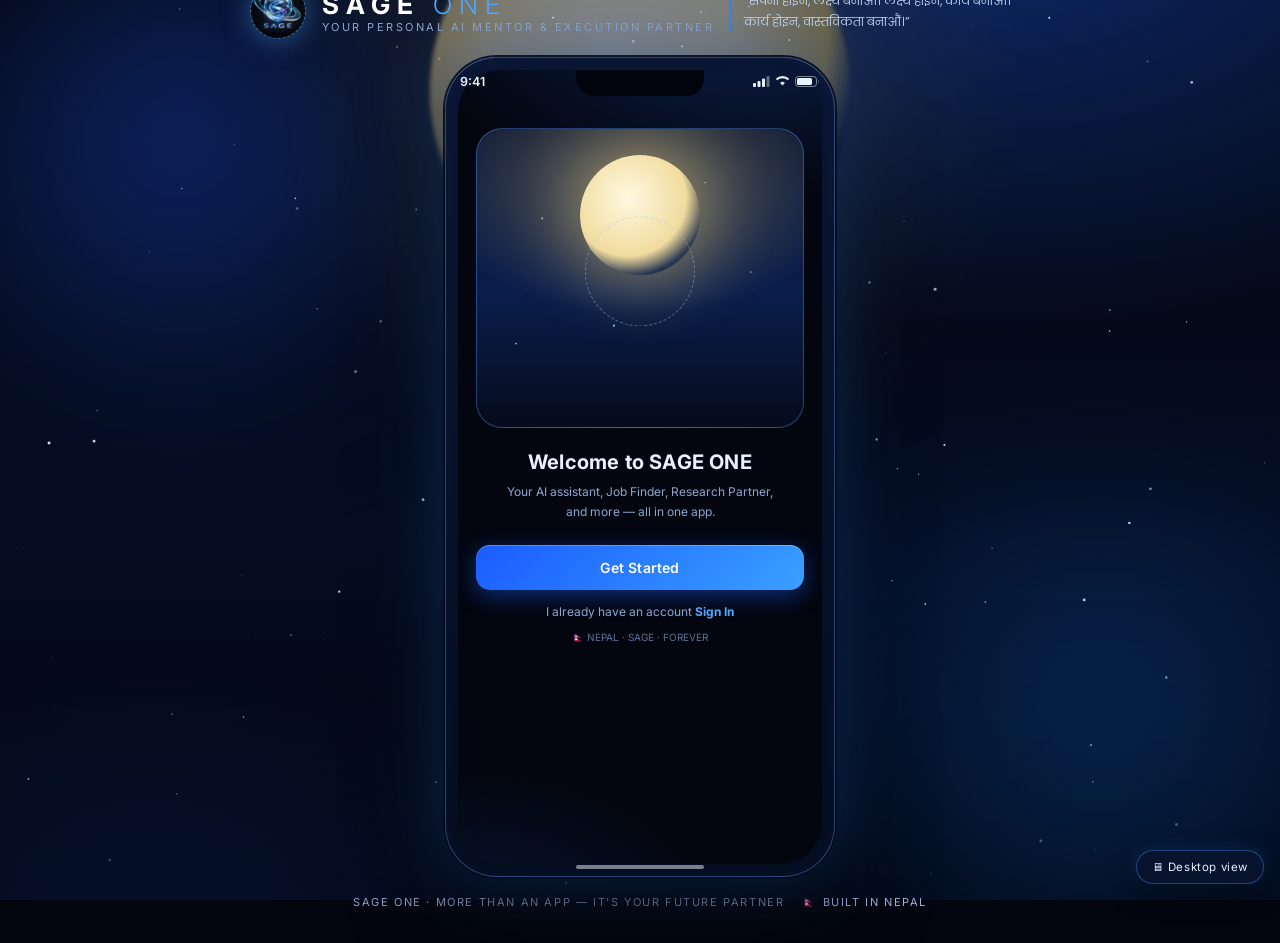
<file: index.html>
<!DOCTYPE html>
<html lang="en" data-theme="dark">
<head>
<meta charset="UTF-8" />
<meta name="viewport" content="width=device-width, initial-scale=1.0, viewport-fit=cover" />
<title>SAGE ONE — Your Personal AI Mentor &amp; Execution Partner</title>
<meta name="description" content="SAGE ONE — Nepal's AI mentor & execution partner. Learn, earn, evolve." />
<link rel="preconnect" href="https://fonts.googleapis.com" />
<link rel="preconnect" href="https://fonts.gstatic.com" crossorigin />
<link href="https://fonts.googleapis.com/css2?family=Poppins:wght@300;400;500;600;700;800&family=Inter:wght@400;500;600;700&family=Noto+Sans+Devanagari:wght@400;500;600;700&display=swap" rel="stylesheet" />
<link rel="stylesheet" href="css/styles.css?v=2" />
<link rel="icon" href="img/sage-mark.png?v=1" type="image/png" />
</head>
<body>
  <!-- Cosmic desktop backdrop -->
  <div class="cosmos" aria-hidden="true">
    <canvas id="stars"></canvas>
    <div class="nebula n1"></div>
    <div class="nebula n2"></div>
    <div class="moon"></div>
    <div class="peaks"></div>
  </div>

  <!-- Desktop dashboard (board 2) -->
  <div class="desk" id="desk" aria-hidden="true">
    <aside class="desk-side">
      <div class="ds-brand">
        <span class="ds-logo" id="dsLogo"></span>
        <div class="ds-brandtext"><b>SAGE <i>ONE</i></b><span>YOUR EXECUTION PARTNER</span></div>
      </div>
      <nav class="ds-nav" id="dsNav"></nav>
      <div class="ds-credits">
        <div class="dsc-head">
          <span class="scoin">S</span>
          <div class="grow"><b>SAGE CREDITS</b><div class="dsc-amt" id="dsCredits">2,580</div><div class="tiny">≈ NPR <span id="dsCreditsNpr">2,580</span></div></div>
          <svg class="dsc-spark" viewBox="0 0 60 24" fill="none"><path d="M1 20 10 14 18 17 27 9 35 12 44 5 52 8 59 2" stroke="#4fe39b" stroke-width="1.6"/><path d="M1 20 10 14 18 17 27 9 35 12 44 5 52 8 59 2V24H1z" fill="rgba(79,227,155,.14)"/></svg>
        </div>
        <button class="btn primary xs" style="width:100%" data-act="buy-spark">+ Add Credits</button>
      </div>
      <div class="ds-prem" data-act="nav" data-arg="premium">
        <span class="ds-crown">👑</span>
        <div class="grow"><b>Premium Plan</b><div class="tiny">Unlock more. Do more.</div></div>
        <span class="ds-chev">›</span>
      </div>
      <div class="ds-user" data-act="nav" data-arg="profile">
        <span class="ds-ava" id="dsAva">S</span>
        <div class="grow"><b id="dsName">SAGE User</b><div class="tiny">Execution Partner</div></div>
        <span class="ds-status" title="Online"></span>
      </div>
    </aside>

    <div class="desk-body">
      <!-- Mt Everest + Buddha cosmic backdrop (board 1) -->
      <div class="desk-scene" aria-hidden="true">
        <svg viewBox="0 0 1000 350" preserveAspectRatio="xMidYMid meet">
          <defs>
            <linearGradient id="skyG" x1="0" y1="0" x2="0" y2="1">
              <stop offset="0%" stop-color="#071a3c"/>
              <stop offset="45%" stop-color="#050f28"/>
              <stop offset="100%" stop-color="#03060f"/>
            </linearGradient>
            <radialGradient id="moonG" cx="50%" cy="50%">
              <stop offset="0%" stop-color="#fffdf0" stop-opacity=".95"/>
              <stop offset="45%" stop-color="#dfe6d2" stop-opacity=".35"/>
              <stop offset="100%" stop-color="#a9c4ff" stop-opacity="0"/>
            </radialGradient>
            <linearGradient id="farG" x1="0" y1="0" x2="0" y2="1">
              <stop offset="0%" stop-color="#456aa8"/>
              <stop offset="55%" stop-color="#182a54"/>
              <stop offset="100%" stop-color="#060d1f"/>
            </linearGradient>
            <linearGradient id="eveG" x1="0" y1="0" x2="0" y2="1">
              <stop offset="0%" stop-color="#cfe0f7"/>
              <stop offset="16%" stop-color="#8aa9d6"/>
              <stop offset="52%" stop-color="#2c4676"/>
              <stop offset="100%" stop-color="#060d1f"/>
            </linearGradient>
            <linearGradient id="nearG" x1="0" y1="0" x2="0" y2="1">
              <stop offset="0%" stop-color="#1a2c55"/>
              <stop offset="100%" stop-color="#04070f"/>
            </linearGradient>
            <linearGradient id="budG" x1="0" y1="0" x2="0" y2="1">
              <stop offset="0%" stop-color="#fff0c4"/>
              <stop offset="34%" stop-color="#f0c273"/>
              <stop offset="72%" stop-color="#c08a3c"/>
              <stop offset="100%" stop-color="#6b4416"/>
            </linearGradient>
            <radialGradient id="haloG" cx="50%" cy="50%">
              <stop offset="0%" stop-color="#ffdf9a" stop-opacity=".5"/>
              <stop offset="55%" stop-color="#ffc76a" stop-opacity=".16"/>
              <stop offset="100%" stop-color="#ffc76a" stop-opacity="0"/>
            </radialGradient>
            <filter id="softGlow" x="-60%" y="-60%" width="220%" height="220%">
              <feGaussianBlur stdDeviation="4"/>
            </filter>
          </defs>

          <rect width="1000" height="350" fill="url(#skyG)"/>

          <!-- stars -->
          <g fill="#dceaff">
            <circle cx="62" cy="34" r="1.7" opacity=".9"/><circle cx="140" cy="74" r="1.1" opacity=".6"/>
            <circle cx="212" cy="28" r="1.4" opacity=".8"/><circle cx="296" cy="60" r="1" opacity=".5"/>
            <circle cx="370" cy="24" r="1.6" opacity=".85"/><circle cx="446" cy="80" r="1.1" opacity=".55"/>
            <circle cx="524" cy="40" r="1.3" opacity=".75"/><circle cx="602" cy="20" r="1.7" opacity=".9"/>
            <circle cx="676" cy="70" r="1" opacity=".5"/><circle cx="754" cy="30" r="1.5" opacity=".8"/>
            <circle cx="700" cy="104" r="1.2" opacity=".6"/><circle cx="884" cy="26" r="1.6" opacity=".85"/>
            <circle cx="948" cy="96" r="1.2" opacity=".6"/><circle cx="110" cy="128" r="1.3" opacity=".65"/>
            <circle cx="250" cy="116" r="1" opacity=".5"/><circle cx="340" cy="140" r="1.4" opacity=".7"/>
            <circle cx="560" cy="126" r="1.2" opacity=".6"/><circle cx="470" cy="126" r="1" opacity=".45"/>
            <circle cx="820" cy="152" r="1.3" opacity=".6"/><circle cx="180" cy="182" r="1" opacity=".4"/>
          </g>

          <!-- full moon -->
          <circle cx="845" cy="120" r="62" fill="url(#moonG)"/>
          <circle cx="845" cy="120" r="26" fill="#fdfbe9" opacity=".92"/>
          <circle cx="836" cy="113" r="5" fill="#e6e2c8" opacity=".5"/>
          <circle cx="854" cy="129" r="7" fill="#e6e2c8" opacity=".4"/>
          <circle cx="850" cy="107" r="3.5" fill="#e6e2c8" opacity=".45"/>

          <!-- distant range -->
          <path d="M0 258 L80 198 L150 242 L230 176 L310 238 L390 194 L470 250 L560 188 L650 244 L740 192 L830 248 L920 206 L1000 246 L1000 350 L0 350 Z" fill="url(#farG)" opacity=".75"/>

          <!-- Mt Everest massif -->
          <path d="M120 350 L300 168 L344 208 L400 78 L448 138 L492 62 L560 168 L620 128 L780 350 Z" fill="url(#eveG)"/>
          <!-- snow caps / ridges -->
          <path d="M492 62 L560 168 L532 158 L492 190 L458 144 L400 178 L400 78 Z" fill="#f2f7ff" opacity=".55"/>
          <path d="M492 62 L522 108 L490 124 L466 98 Z" fill="#ffffff" opacity=".85"/>
          <path d="M400 78 L430 122 L400 134 L378 110 Z" fill="#ffffff" opacity=".7"/>
          <path d="M300 168 L330 208 L302 200 L284 182 Z" fill="#e8f1ff" opacity=".5"/>
          <!-- ridge shadow -->
          <path d="M492 62 L560 168 L620 128 L780 350 L560 350 Z" fill="#050c1e" opacity=".38"/>
          <path d="M492 62 L448 138 L400 190 L300 350 L120 350 Z" fill="#ffffff" opacity=".05"/>

          <!-- foreground ridge -->
          <path d="M0 302 L110 280 L230 314 L360 286 L500 318 L640 290 L780 322 L900 296 L1000 318 L1000 350 L0 350 Z" fill="url(#nearG)"/>

          <!-- Seated Buddha (right of the hero orb) -->
          <g transform="translate(618 96) scale(0.86)">
            <ellipse cx="86" cy="112" rx="128" ry="120" fill="url(#haloG)"/>
            <g fill="url(#budG)" filter="url(#softGlow)" opacity=".35">
              <circle cx="86" cy="52" r="40"/><path d="M86 96c-38 0-58 40-62 96h124c-4-56-24-96-62-96z"/>
            </g>
            <g fill="url(#budG)">
              <!-- crossed legs / lotus base -->
              <path d="M12 236c0-20 32-34 74-34s74 14 74 34c0 10-12 16-30 18H42c-18-2-30-8-30-18z"/>
              <path d="M24 214c14-16 40-26 62-26s48 10 62 26c-14-6-36-10-62-10s-48 4-62 10z" opacity=".75"/>
              <!-- body + robe -->
              <path d="M86 74c-27 0-46 26-52 62-5 30-10 56-16 78h136c-6-22-11-48-16-78-6-36-25-62-52-62z"/>
              <!-- arms -->
              <path d="M40 118c-14 20-20 50-22 76l20 4c2-26 8-52 18-70z" opacity=".9"/>
              <path d="M132 118c14 20 20 50 22 76l-20 4c-2-26-8-52-18-70z" opacity=".9"/>
              <!-- hands in dhyana mudra -->
              <ellipse cx="86" cy="196" rx="40" ry="14"/>
              <!-- head -->
              <circle cx="86" cy="48" r="31"/>
              <!-- ushnisha -->
              <circle cx="86" cy="20" r="13"/>
              <circle cx="86" cy="7" r="6"/>
              <!-- elongated ears -->
              <ellipse cx="55" cy="54" rx="7" ry="21"/>
              <ellipse cx="117" cy="54" rx="7" ry="21"/>
            </g>
            <!-- halo ring -->
            <circle cx="86" cy="46" r="52" fill="none" stroke="rgba(255,224,160,.6)" stroke-width="1.6"/>
            <circle cx="86" cy="46" r="62" fill="none" stroke="rgba(255,214,140,.25)" stroke-width="1" stroke-dasharray="3 7"/>
          </g>
        </svg>
        <div class="desk-scene-fade"></div>
      </div>
      <header class="desk-top">
        <div class="dt-search">
          <span class="dt-sic"></span>
          <input placeholder="More than an AI. It's your execution partner." autocomplete="off" data-act="chat">
        </div>
        <button class="dt-ic" data-act="toast" data-arg="No new notifications" id="dtBell1"></button>
        <button class="dt-ic dot" data-act="nav" data-arg="wallet" id="dtBell2"></button>
        <button class="dt-credits" data-act="nav" data-arg="spark"><span class="scoin sm">S</span><b id="dtSpark">2,580</b></button>
        <button class="dt-orb" data-act="nav" data-arg="logostates" id="dtOrb"></button>
        <button class="dt-ic plus" data-act="chat" title="New chat">+</button>
      </header>
      <main class="desk-content" id="deskContent"></main>
    </div>

    <aside class="desk-right" id="deskRight"></aside>
  </div>

  <button class="view-toggle" id="viewToggle" data-act="toggle-mode">📱 Phone view</button>

  <main class="stage-wrap">
    <header class="brandbar">
      <div class="brandbar-logo" id="brandLogo"></div>
      <div class="brandbar-text">
        <h1>SAGE <span>ONE</span></h1>
        <p>Your Personal AI Mentor &amp; Execution Partner</p>
      </div>
      <div class="brandbar-quote" lang="ne">“सपना होइन, लक्ष्य बनाऔं। लक्ष्य होइन, कार्य बनाऔं। कार्य होइन, वास्तविकता बनाऔं।”</div>
    </header>

    <!-- Phone -->
    <div class="device" id="device">
      <div class="device-notch"></div>
      <div class="statusbar">
        <span class="sb-time">9:41</span>
        <span class="sb-icons">
          <svg width="17" height="11" viewBox="0 0 17 11"><rect x="0" y="7" width="3" height="4" rx="1" fill="currentColor"/><rect x="4.5" y="5" width="3" height="6" rx="1" fill="currentColor"/><rect x="9" y="2.5" width="3" height="8.5" rx="1" fill="currentColor"/><rect x="13.5" y="0" width="3" height="11" rx="1" fill="currentColor" opacity=".4"/></svg>
          <svg width="15" height="11" viewBox="0 0 15 11"><path d="M7.5 9.6 9.9 7A3.4 3.4 0 0 0 5.1 7zM2.2 4.3a7.6 7.6 0 0 1 10.6 0l1.4-1.5a9.6 9.6 0 0 0-13.4 0z" fill="currentColor"/></svg>
          <svg width="25" height="11" viewBox="0 0 25 11"><rect x=".5" y=".5" width="21" height="10" rx="3" fill="none" stroke="currentColor" opacity=".5"/><rect x="2" y="2" width="15" height="7" rx="1.6" fill="currentColor"/><path d="M23 4v3a2 2 0 0 0 0-3z" fill="currentColor" opacity=".5"/></svg>
        </span>
      </div>
      <div class="screen" id="screen"></div>
      <nav class="tabbar" id="tabbar"></nav>
      <div class="home-indicator"></div>
    </div>

    <footer class="pagefoot">
      <span>SAGE ONE · More Than An App — It's Your Future Partner</span>
      <span class="nepal-flag">🇳🇵 Built in Nepal</span>
    </footer>
  </main>

  <!-- Overlays -->
  <div class="sheet-root" id="sheetRoot"></div>
  <div class="toast-root" id="toastRoot"></div>
  <div class="fx-root" id="fxRoot" aria-hidden="true"></div>

  <script src="js/core.js"></script>
  <script src="js/data.js?v=2"></script>
  <script src="js/components.js?v=3"></script>
  <script src="js/ai.js?v=2"></script>
  <script src="js/screens-onboarding.js"></script>
  <script src="js/screens-home.js?v=3"></script>
  <script src="js/screens-apps.js"></script>
  <script src="js/screens-system.js"></script>
  <script src="js/screens-lab.js"></script>
  <script src="js/screens-agents.js?v=3"></script>
  <script src="js/app.js?v=2"></script>
</body>
</html>
</file>
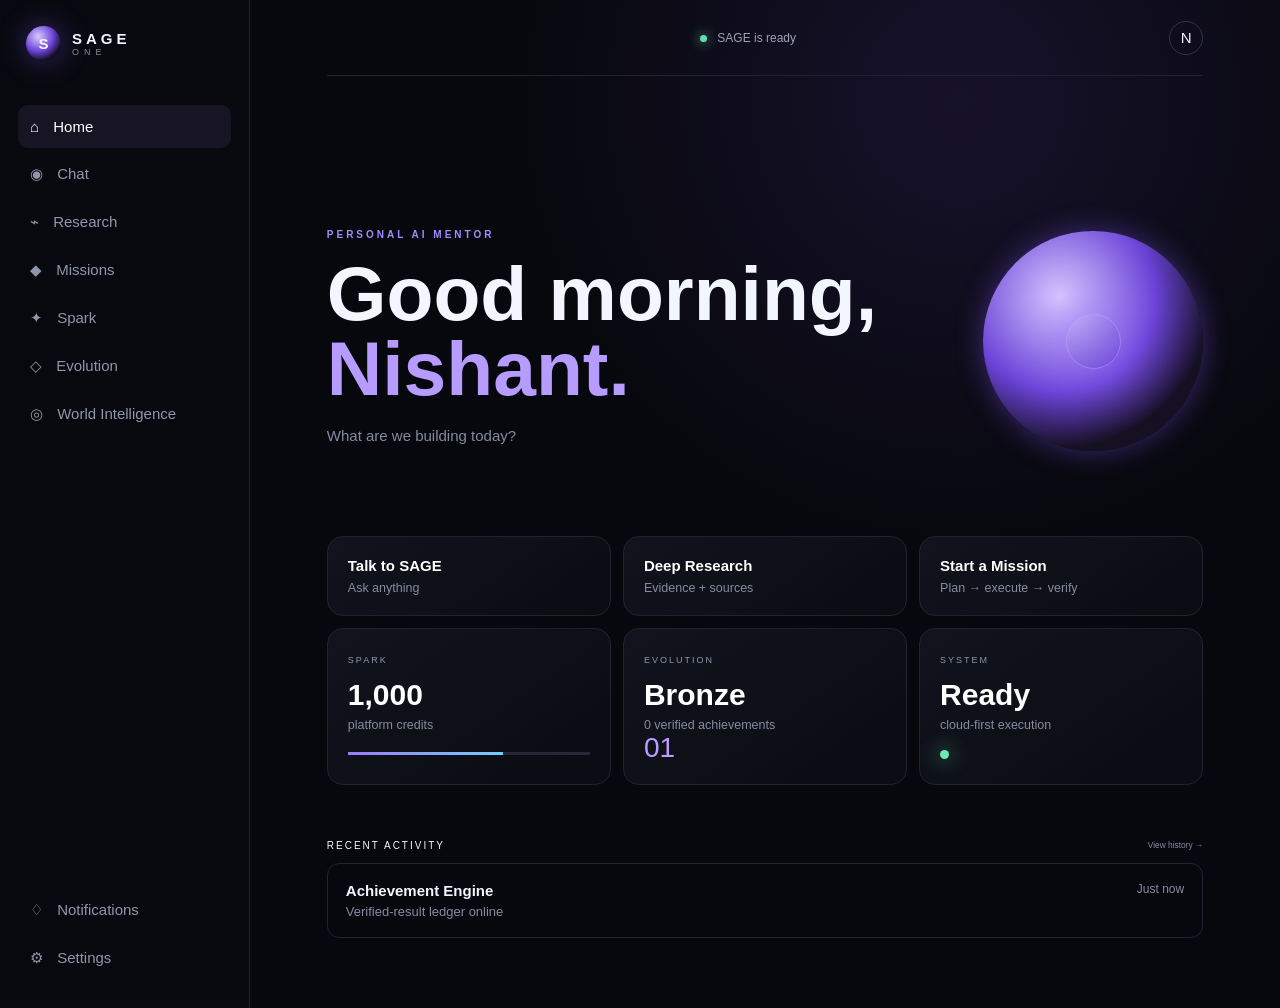
<file: frontend/index.html>
<!doctype html>
<html lang="en">
<head>
<meta charset="UTF-8">
<meta name="viewport" content="width=device-width,initial-scale=1">
<title>SAGE ONE</title>
<link rel="stylesheet" href="style.css">
</head>
<body>
<div class="app">
  <aside class="sidebar">
    <div class="brand"><div class="orb">S</div><div><b>SAGE</b><span>ONE</span></div></div>
    <nav>
      <button class="nav active" data-view="home">⌂ <span>Home</span></button>
      <button class="nav" data-view="chat">◉ <span>Chat</span></button>
      <button class="nav" data-view="research">⌁ <span>Research</span></button>
      <button class="nav" data-view="missions">◆ <span>Missions</span></button>
      <button class="nav" data-view="spark">✦ <span>Spark</span></button>
      <button class="nav" data-view="evolution">◇ <span>Evolution</span></button>
      <button class="nav" data-view="world">◎ <span>World Intelligence</span></button>
    </nav>
    <div class="side-bottom">
      <button class="nav" data-view="notifications">♢ <span>Notifications</span></button>
      <button class="nav" data-view="settings">⚙ <span>Settings</span></button>
    </div>
  </aside>

  <main>
    <header><button id="menu">☰</button><div class="status"><i></i> SAGE is ready</div><div class="profile">N</div></header>

    <section id="home" class="view active">
      <div class="hero">
        <div><p class="eyebrow">PERSONAL AI MENTOR</p><h1>Good morning,<br><em>Nishant.</em></h1><p class="muted">What are we building today?</p></div>
        <div class="orb large"><span></span></div>
      </div>
      <div class="quick">
        <button data-open="chat"><b>Talk to SAGE</b><small>Ask anything</small></button>
        <button data-open="research"><b>Deep Research</b><small>Evidence + sources</small></button>
        <button data-open="missions"><b>Start a Mission</b><small>Plan → execute → verify</small></button>
      </div>
      <div class="grid">
        <article><span class="label">SPARK</span><strong>1,000</strong><small>platform credits</small><div class="bar"><i style="width:64%"></i></div></article>
        <article><span class="label">EVOLUTION</span><strong>Bronze</strong><small>0 verified achievements</small><div class="tier">01</div></article>
        <article><span class="label">SYSTEM</span><strong>Ready</strong><small>cloud-first execution</small><div class="pulse"></div></article>
      </div>
      <div class="section-title"><span>RECENT ACTIVITY</span><small>View history →</small></div>
      <div class="activity"><div><b>Achievement Engine</b><span>Verified-result ledger online</span></div><time>Just now</time></div>
    </section>

    <section id="chat" class="view">
      <div class="pagehead"><p class="eyebrow">CONVERSATION</p><h2>Talk to SAGE</h2><p class="muted">Direct answers. Real execution when you ask.</p></div>
      <div class="chatbox"><div class="sage-msg"><div class="mini-orb">S</div><div><b>SAGE</b><p>I’m ready. Tell me the outcome you want.</p></div></div><div class="suggestions"><button>Plan my day</button><button>Research something</button><button>Build a mission</button></div><div class="composer"><input placeholder="Message SAGE…"><button>↑</button></div></div>
    </section>

    <section id="research" class="view"><div class="pagehead"><p class="eyebrow">RESEARCH OS</p><h2>Research</h2><p class="muted">Search → evidence → verify → synthesize.</p></div><div class="research-card"><div class="scan"><i></i><span>READY TO RESEARCH</span></div><input placeholder="What should SAGE investigate?"><button class="primary">Start research</button><div class="sources"><span>Sources will appear here</span><span>Freshness</span><span>Evidence</span></div></div></section>

    <section id="missions" class="view"><div class="pagehead"><p class="eyebrow">EXECUTION</p><h2>Missions</h2><p class="muted">Turn goals into durable, trackable work.</p></div><div class="mission"><div><span class="pill">READY</span><h3>Your next mission</h3><p>Connect an outcome to a plan and let SAGE execute the steps.</p></div><button class="primary">Create mission</button></div><div class="empty">No active missions yet.</div></section>

    <section id="spark" class="view"><div class="pagehead"><p class="eyebrow">PLATFORM ECONOMY</p><h2>Spark</h2><p class="muted">Internal SAGE credits for premium work. Not cash or cryptocurrency.</p></div><div class="wallet"><span>AVAILABLE</span><strong>1,000</strong><small>✦ Spark</small><div class="spark-ring"></div></div><div class="price-grid"><div>Deep Research <b>25 ✦</b></div><div>Heavy Mission <b>50 ✦</b></div><div>Enhanced Verification <b>15 ✦</b></div><div>Premium Content Work <b>20 ✦</b></div></div></section>

    <section id="evolution" class="view"><div class="pagehead"><p class="eyebrow">PROGRESSION</p><h2>Evolution</h2><p class="muted">Progress is earned through verified results.</p></div><div class="evo"><div class="evo-orb">01</div><div><span>CURRENT TIER</span><h3>Bronze</h3><p>Complete verified outcomes to evolve.</p></div></div><div class="tiers"><span>Bronze</span><span>Silver</span><span>Gold</span><span>Platinum</span><span>Jade</span><span>Ruby</span></div></section>

    <section id="world" class="view"><div class="pagehead"><p class="eyebrow">WORLD INTELLIGENCE</p><h2>What’s happening?</h2><p class="muted">Traceable public-world knowledge with source transparency.</p></div><div class="world-card"><div class="live-dot"></div><div><b>Intelligence layer ready</b><p>Fresh signals, sources and verification will appear here.</p></div></div></section>

    <section id="notifications" class="view"><div class="pagehead"><p class="eyebrow">UPDATES</p><h2>Notifications</h2></div><div class="empty">You're all caught up.</div></section>
    <section id="settings" class="view"><div class="pagehead"><p class="eyebrow">CONTROL</p><h2>Settings</h2><p class="muted">Identity, permissions, privacy and SAGE behavior.</p></div><div class="settings"><div>Permissions <span>Protected ›</span></div><div>Memory <span>User-scoped ›</span></div><div>Appearance <span>Premium Dark ›</span></div></div></section>
  </main>
</div>
<script src="app.js"></script>
</body>
</html>
</file>
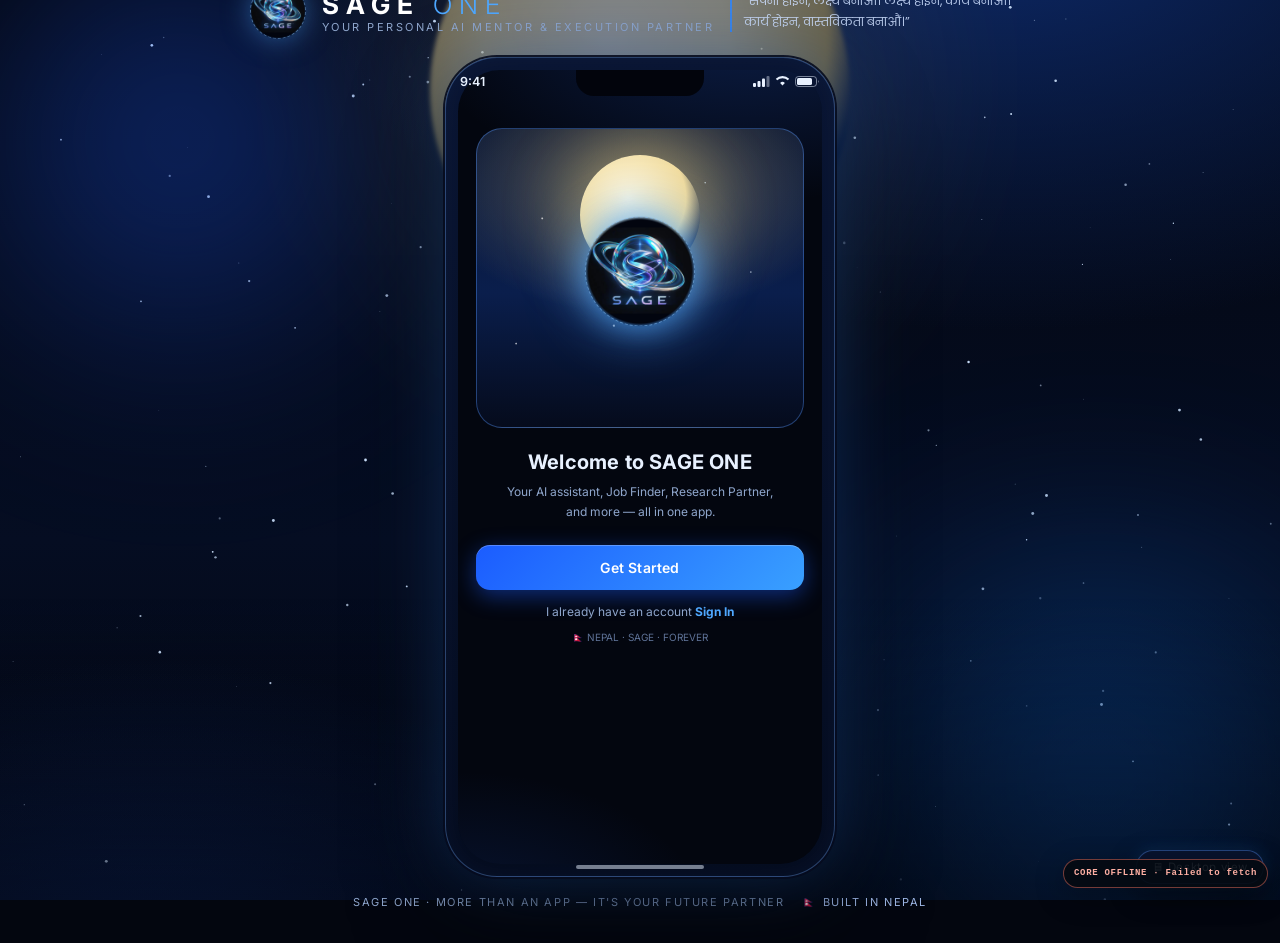
<file: website/index.html>
<!DOCTYPE html>
<html lang="en" data-theme="dark">
<head>
<meta charset="UTF-8" />
<meta name="viewport" content="width=device-width, initial-scale=1.0, viewport-fit=cover" />
<title>SAGE ONE — Your Personal AI Mentor &amp; Execution Partner</title>
<meta name="description" content="SAGE ONE — Nepal's AI mentor & execution partner. Learn, earn, evolve." />
<link rel="preconnect" href="https://fonts.googleapis.com" />
<link rel="preconnect" href="https://fonts.gstatic.com" crossorigin />
<link href="https://fonts.googleapis.com/css2?family=Poppins:wght@300;400;500;600;700;800&family=Inter:wght@400;500;600;700&family=Noto+Sans+Devanagari:wght@400;500;600;700&display=swap" rel="stylesheet" />
<link rel="stylesheet" href="css/styles.css?v=2" />
<link rel="icon" href="img/sage-mark.png?v=1" type="image/png" />
</head>
<body>
  <!-- Cosmic desktop backdrop -->
  <div class="cosmos" aria-hidden="true">
    <canvas id="stars"></canvas>
    <div class="nebula n1"></div>
    <div class="nebula n2"></div>
    <div class="moon"></div>
    <div class="peaks"></div>
  </div>

  <!-- Desktop dashboard (board 2) -->
  <div class="desk" id="desk" aria-hidden="true">
    <aside class="desk-side">
      <div class="ds-brand">
        <span class="ds-logo" id="dsLogo"></span>
        <div class="ds-brandtext"><b>SAGE <i>ONE</i></b><span>YOUR EXECUTION PARTNER</span></div>
      </div>
      <nav class="ds-nav" id="dsNav"></nav>
      <div class="ds-credits">
        <div class="dsc-head">
          <span class="scoin">S</span>
          <div class="grow"><b>SAGE CREDITS</b><div class="dsc-amt" id="dsCredits">2,580</div><div class="tiny">≈ NPR <span id="dsCreditsNpr">0</span></div></div>
          <svg class="dsc-spark" viewBox="0 0 60 24" fill="none"><path d="M1 20 10 14 18 17 27 9 35 12 44 5 52 8 59 2" stroke="#4fe39b" stroke-width="1.6"/><path d="M1 20 10 14 18 17 27 9 35 12 44 5 52 8 59 2V24H1z" fill="rgba(79,227,155,.14)"/></svg>
        </div>
        <button class="btn primary xs" style="width:100%" data-act="buy-spark">+ Add Credits</button>
      </div>
      <div class="ds-prem" data-act="nav" data-arg="premium">
        <span class="ds-crown">👑</span>
        <div class="grow"><b>Premium Plan</b><div class="tiny">Unlock more. Do more.</div></div>
        <span class="ds-chev">›</span>
      </div>
      <div class="ds-user" data-act="nav" data-arg="profile">
        <span class="ds-ava" id="dsAva">S</span>
        <div class="grow"><b id="dsName">SAGE User</b><div class="tiny">Execution Partner</div></div>
        <span class="ds-status" title="Online"></span>
      </div>
    </aside>

    <div class="desk-body">
      <!-- Mt Everest + Buddha cosmic backdrop (board 1) -->
      <div class="desk-scene" aria-hidden="true">
        <svg viewBox="0 0 1000 350" preserveAspectRatio="xMidYMid meet">
          <defs>
            <linearGradient id="skyG" x1="0" y1="0" x2="0" y2="1">
              <stop offset="0%" stop-color="#071a3c"/>
              <stop offset="45%" stop-color="#050f28"/>
              <stop offset="100%" stop-color="#03060f"/>
            </linearGradient>
            <radialGradient id="moonG" cx="50%" cy="50%">
              <stop offset="0%" stop-color="#fffdf0" stop-opacity=".95"/>
              <stop offset="45%" stop-color="#dfe6d2" stop-opacity=".35"/>
              <stop offset="100%" stop-color="#a9c4ff" stop-opacity="0"/>
            </radialGradient>
            <linearGradient id="farG" x1="0" y1="0" x2="0" y2="1">
              <stop offset="0%" stop-color="#456aa8"/>
              <stop offset="55%" stop-color="#182a54"/>
              <stop offset="100%" stop-color="#060d1f"/>
            </linearGradient>
            <linearGradient id="eveG" x1="0" y1="0" x2="0" y2="1">
              <stop offset="0%" stop-color="#cfe0f7"/>
              <stop offset="16%" stop-color="#8aa9d6"/>
              <stop offset="52%" stop-color="#2c4676"/>
              <stop offset="100%" stop-color="#060d1f"/>
            </linearGradient>
            <linearGradient id="nearG" x1="0" y1="0" x2="0" y2="1">
              <stop offset="0%" stop-color="#1a2c55"/>
              <stop offset="100%" stop-color="#04070f"/>
            </linearGradient>
            <linearGradient id="budG" x1="0" y1="0" x2="0" y2="1">
              <stop offset="0%" stop-color="#fff0c4"/>
              <stop offset="34%" stop-color="#f0c273"/>
              <stop offset="72%" stop-color="#c08a3c"/>
              <stop offset="100%" stop-color="#6b4416"/>
            </linearGradient>
            <radialGradient id="haloG" cx="50%" cy="50%">
              <stop offset="0%" stop-color="#ffdf9a" stop-opacity=".5"/>
              <stop offset="55%" stop-color="#ffc76a" stop-opacity=".16"/>
              <stop offset="100%" stop-color="#ffc76a" stop-opacity="0"/>
            </radialGradient>
            <filter id="softGlow" x="-60%" y="-60%" width="220%" height="220%">
              <feGaussianBlur stdDeviation="4"/>
            </filter>
          </defs>

          <rect width="1000" height="350" fill="url(#skyG)"/>

          <!-- stars -->
          <g fill="#dceaff">
            <circle cx="62" cy="34" r="1.7" opacity=".9"/><circle cx="140" cy="74" r="1.1" opacity=".6"/>
            <circle cx="212" cy="28" r="1.4" opacity=".8"/><circle cx="296" cy="60" r="1" opacity=".5"/>
            <circle cx="370" cy="24" r="1.6" opacity=".85"/><circle cx="446" cy="80" r="1.1" opacity=".55"/>
            <circle cx="524" cy="40" r="1.3" opacity=".75"/><circle cx="602" cy="20" r="1.7" opacity=".9"/>
            <circle cx="676" cy="70" r="1" opacity=".5"/><circle cx="754" cy="30" r="1.5" opacity=".8"/>
            <circle cx="700" cy="104" r="1.2" opacity=".6"/><circle cx="884" cy="26" r="1.6" opacity=".85"/>
            <circle cx="948" cy="96" r="1.2" opacity=".6"/><circle cx="110" cy="128" r="1.3" opacity=".65"/>
            <circle cx="250" cy="116" r="1" opacity=".5"/><circle cx="340" cy="140" r="1.4" opacity=".7"/>
            <circle cx="560" cy="126" r="1.2" opacity=".6"/><circle cx="470" cy="126" r="1" opacity=".45"/>
            <circle cx="820" cy="152" r="1.3" opacity=".6"/><circle cx="180" cy="182" r="1" opacity=".4"/>
          </g>

          <!-- full moon -->
          <circle cx="845" cy="120" r="62" fill="url(#moonG)"/>
          <circle cx="845" cy="120" r="26" fill="#fdfbe9" opacity=".92"/>
          <circle cx="836" cy="113" r="5" fill="#e6e2c8" opacity=".5"/>
          <circle cx="854" cy="129" r="7" fill="#e6e2c8" opacity=".4"/>
          <circle cx="850" cy="107" r="3.5" fill="#e6e2c8" opacity=".45"/>

          <!-- distant range -->
          <path d="M0 258 L80 198 L150 242 L230 176 L310 238 L390 194 L470 250 L560 188 L650 244 L740 192 L830 248 L920 206 L1000 246 L1000 350 L0 350 Z" fill="url(#farG)" opacity=".75"/>

          <!-- Mt Everest massif -->
          <path d="M120 350 L300 168 L344 208 L400 78 L448 138 L492 62 L560 168 L620 128 L780 350 Z" fill="url(#eveG)"/>
          <!-- snow caps / ridges -->
          <path d="M492 62 L560 168 L532 158 L492 190 L458 144 L400 178 L400 78 Z" fill="#f2f7ff" opacity=".55"/>
          <path d="M492 62 L522 108 L490 124 L466 98 Z" fill="#ffffff" opacity=".85"/>
          <path d="M400 78 L430 122 L400 134 L378 110 Z" fill="#ffffff" opacity=".7"/>
          <path d="M300 168 L330 208 L302 200 L284 182 Z" fill="#e8f1ff" opacity=".5"/>
          <!-- ridge shadow -->
          <path d="M492 62 L560 168 L620 128 L780 350 L560 350 Z" fill="#050c1e" opacity=".38"/>
          <path d="M492 62 L448 138 L400 190 L300 350 L120 350 Z" fill="#ffffff" opacity=".05"/>

          <!-- foreground ridge -->
          <path d="M0 302 L110 280 L230 314 L360 286 L500 318 L640 290 L780 322 L900 296 L1000 318 L1000 350 L0 350 Z" fill="url(#nearG)"/>

          <!-- Seated Buddha (right of the hero orb) -->
          <g transform="translate(618 96) scale(0.86)">
            <ellipse cx="86" cy="112" rx="128" ry="120" fill="url(#haloG)"/>
            <g fill="url(#budG)" filter="url(#softGlow)" opacity=".35">
              <circle cx="86" cy="52" r="40"/><path d="M86 96c-38 0-58 40-62 96h124c-4-56-24-96-62-96z"/>
            </g>
            <g fill="url(#budG)">
              <!-- crossed legs / lotus base -->
              <path d="M12 236c0-20 32-34 74-34s74 14 74 34c0 10-12 16-30 18H42c-18-2-30-8-30-18z"/>
              <path d="M24 214c14-16 40-26 62-26s48 10 62 26c-14-6-36-10-62-10s-48 4-62 10z" opacity=".75"/>
              <!-- body + robe -->
              <path d="M86 74c-27 0-46 26-52 62-5 30-10 56-16 78h136c-6-22-11-48-16-78-6-36-25-62-52-62z"/>
              <!-- arms -->
              <path d="M40 118c-14 20-20 50-22 76l20 4c2-26 8-52 18-70z" opacity=".9"/>
              <path d="M132 118c14 20 20 50 22 76l-20 4c-2-26-8-52-18-70z" opacity=".9"/>
              <!-- hands in dhyana mudra -->
              <ellipse cx="86" cy="196" rx="40" ry="14"/>
              <!-- head -->
              <circle cx="86" cy="48" r="31"/>
              <!-- ushnisha -->
              <circle cx="86" cy="20" r="13"/>
              <circle cx="86" cy="7" r="6"/>
              <!-- elongated ears -->
              <ellipse cx="55" cy="54" rx="7" ry="21"/>
              <ellipse cx="117" cy="54" rx="7" ry="21"/>
            </g>
            <!-- halo ring -->
            <circle cx="86" cy="46" r="52" fill="none" stroke="rgba(255,224,160,.6)" stroke-width="1.6"/>
            <circle cx="86" cy="46" r="62" fill="none" stroke="rgba(255,214,140,.25)" stroke-width="1" stroke-dasharray="3 7"/>
          </g>
        </svg>
        <div class="desk-scene-fade"></div>
      </div>
      <header class="desk-top">
        <div class="dt-search">
          <span class="dt-sic"></span>
          <input placeholder="More than an AI. It's your execution partner." autocomplete="off" data-act="chat">
        </div>
        <button class="dt-ic" data-act="toast" data-arg="No new notifications" id="dtBell1"></button>
        <button class="dt-ic dot" data-act="nav" data-arg="wallet" id="dtBell2"></button>
        <button class="dt-credits" data-act="nav" data-arg="spark"><span class="scoin sm">S</span><b id="dtSpark">2,580</b></button>
        <button class="dt-orb" data-act="nav" data-arg="logostates" id="dtOrb"></button>
        <button class="dt-ic plus" data-act="chat" title="New chat">+</button>
      </header>
      <main class="desk-content" id="deskContent"></main>
    </div>

    <aside class="desk-right" id="deskRight"></aside>
  </div>

  <button class="view-toggle" id="viewToggle" data-act="toggle-mode">📱 Phone view</button>

  <main class="stage-wrap">
    <header class="brandbar">
      <div class="brandbar-logo" id="brandLogo"></div>
      <div class="brandbar-text">
        <h1>SAGE <span>ONE</span></h1>
        <p>Your Personal AI Mentor &amp; Execution Partner</p>
      </div>
      <div class="brandbar-quote" lang="ne">“सपना होइन, लक्ष्य बनाऔं। लक्ष्य होइन, कार्य बनाऔं। कार्य होइन, वास्तविकता बनाऔं।”</div>
    </header>

    <!-- Phone -->
    <div class="device" id="device">
      <div class="device-notch"></div>
      <div class="statusbar">
        <span class="sb-time">9:41</span>
        <span class="sb-icons">
          <svg width="17" height="11" viewBox="0 0 17 11"><rect x="0" y="7" width="3" height="4" rx="1" fill="currentColor"/><rect x="4.5" y="5" width="3" height="6" rx="1" fill="currentColor"/><rect x="9" y="2.5" width="3" height="8.5" rx="1" fill="currentColor"/><rect x="13.5" y="0" width="3" height="11" rx="1" fill="currentColor" opacity=".4"/></svg>
          <svg width="15" height="11" viewBox="0 0 15 11"><path d="M7.5 9.6 9.9 7A3.4 3.4 0 0 0 5.1 7zM2.2 4.3a7.6 7.6 0 0 1 10.6 0l1.4-1.5a9.6 9.6 0 0 0-13.4 0z" fill="currentColor"/></svg>
          <svg width="25" height="11" viewBox="0 0 25 11"><rect x=".5" y=".5" width="21" height="10" rx="3" fill="none" stroke="currentColor" opacity=".5"/><rect x="2" y="2" width="15" height="7" rx="1.6" fill="currentColor"/><path d="M23 4v3a2 2 0 0 0 0-3z" fill="currentColor" opacity=".5"/></svg>
        </span>
      </div>
      <div class="screen" id="screen"></div>
      <nav class="tabbar" id="tabbar"></nav>
      <div class="home-indicator"></div>
    </div>

    <footer class="pagefoot">
      <span>SAGE ONE · More Than An App — It's Your Future Partner</span>
      <span class="nepal-flag">🇳🇵 Built in Nepal</span>
    </footer>
  </main>

  <!-- Overlays -->
  <div class="sheet-root" id="sheetRoot"></div>
  <div class="toast-root" id="toastRoot"></div>
  <div class="fx-root" id="fxRoot" aria-hidden="true"></div>

  <script src="js/core.js"></script>
  <script src="js/data.js?v=2"></script>
  <script src="js/components.js?v=3"></script>
  <script src="js/ai.js?v=2"></script>
  <script src="js/screens-onboarding.js"></script>
  <script src="js/screens-home.js?v=3"></script>
  <script src="js/screens-apps.js"></script>
  <script src="js/screens-system.js"></script>
  <script src="js/screens-lab.js"></script>
  <script src="js/screens-agents.js?v=3"></script>
  <script src="js/app.js?v=2"></script>
  <script src="js/backend.js?v=3"></script>
  <script src="js/voice.js?v=2"></script>
</body>
</html>
</file>
<file: css/styles.css>
/* ============================================================
   SAGE ONE — Design System
   Identity rule: SAGE blue + black NEVER disappears.
   Evolution color is an ACCENT layer only. (Why Not Full Color Takeover)
   ============================================================ */

:root{
  /* SAGE Identity (Permanent) */
  --black:#03060f;
  --deep-blue:#081229;
  --panel-blue:#0b1b3f;
  --electric:#2e86ff;
  --electric-2:#4fa8ff;
  --cyan:#6fd2ff;
  --white:#eaf2ff;
  --gold:#f5c86b;

  /* Surfaces */
  --bg:var(--black);
  --bg-2:#050b1c;
  --card:rgba(10,22,52,.66);
  --card-2:rgba(14,30,66,.85);
  --stroke:rgba(84,150,255,.20);
  --stroke-2:rgba(84,150,255,.38);
  --text:#e8f1ff;
  --muted:#8fa6cc;
  --muted-2:#5f7398;

  /* Evolution accent layer (defaults to stage 1 Bronze) */
  --accent:#c98a4b;
  --accent-glow:#e0a56b;
  --accent-soft:rgba(201,138,75,.16);

  /* Effects */
  --glow:0 0 24px rgba(47,134,255,.38);
  --glow-strong:0 0 44px rgba(47,134,255,.55);
  --accent-glow-shadow:0 0 22px var(--accent-glow);
  --r-lg:22px;
  --r-md:16px;
  --r-sm:12px;
  --grad-btn:linear-gradient(135deg,#1b5cff 0%,#39a0ff 100%);
  --grad-card:linear-gradient(160deg,rgba(23,53,116,.55),rgba(8,17,40,.75));
  --font:'Poppins','Noto Sans Devanagari',system-ui,-apple-system,sans-serif;
  --font-ui:'Inter','Noto Sans Devanagari',system-ui,sans-serif;
}

/* Theme: Light */
html[data-theme="light"]{
  --bg:#eef3fc; --bg-2:#e2ebfa;
  --card:rgba(255,255,255,.82);
  --card-2:rgba(255,255,255,.95);
  --stroke:rgba(27,92,255,.16);
  --stroke-2:rgba(27,92,255,.34);
  --text:#0c1a38; --muted:#4a5f85; --muted-2:#7b8db0;
  --deep-blue:#d7e5ff; --panel-blue:#c9dcff;
}
/* Theme: Blue */
html[data-theme="blue"]{
  --bg:#04102e; --bg-2:#061a44;
  --card:rgba(12,38,96,.72);
  --card-2:rgba(16,48,120,.9);
  --stroke:rgba(110,180,255,.3);
  --stroke-2:rgba(110,180,255,.5);
  --text:#e9f4ff; --muted:#a8c6f0; --muted-2:#7d9dd0;
}

*{box-sizing:border-box;margin:0;padding:0;-webkit-tap-highlight-color:transparent}
html,body{height:100%}
body{
  font-family:var(--font-ui);
  background:var(--black);
  color:var(--text);
  overflow-x:hidden;
  display:flex;align-items:center;justify-content:center;
  min-height:100vh;
}
button{font-family:inherit;color:inherit;background:none;border:none;cursor:pointer}
input,textarea,select{font-family:inherit}
::-webkit-scrollbar{width:0;height:0}

/* ============ COSMIC BACKDROP ============ */
.cosmos{position:fixed;inset:0;z-index:0;overflow:hidden;background:
  radial-gradient(1200px 700px at 78% -10%,#0d2a6b 0%,transparent 60%),
  radial-gradient(900px 600px at 12% 110%,#0a1e4d 0%,transparent 55%),
  linear-gradient(180deg,#03060f 0%,#050d22 60%,#03060f 100%);}
#stars{position:absolute;inset:0;width:100%;height:100%}
.nebula{position:absolute;border-radius:50%;filter:blur(90px);opacity:.5;animation:drift 26s ease-in-out infinite alternate}
.nebula.n1{width:640px;height:520px;left:-140px;top:-120px;background:radial-gradient(circle,#1b4fd8 0%,transparent 70%)}
.nebula.n2{width:720px;height:560px;right:-180px;bottom:-160px;background:radial-gradient(circle,#0e63c9 0%,transparent 70%);animation-delay:-13s}
@keyframes drift{from{transform:translate3d(0,0,0) scale(1)}to{transform:translate3d(40px,-30px,0) scale(1.12)}}
.moon{position:absolute;top:-120px;left:50%;transform:translateX(-50%);width:420px;height:420px;border-radius:50%;
  background:radial-gradient(circle at 42% 38%,#fdf6dd 0%,#f4e3ae 34%,#c9a94f 62%,rgba(80,60,15,0) 72%);
  filter:blur(2px);opacity:.5;box-shadow:0 0 180px 60px rgba(245,215,130,.16)}
.peaks{position:absolute;left:0;right:0;bottom:-2px;height:34vh;opacity:.85;background:
  linear-gradient(180deg,transparent 0%,rgba(3,8,22,.6) 100%),
  conic-gradient(from 130deg at 22% 100%,#0a1731 0deg,#0a1731 26deg,transparent 27deg),
  conic-gradient(from 122deg at 52% 100%,#0c1c3c 0deg,#0c1c3c 34deg,transparent 35deg),
  conic-gradient(from 138deg at 82% 100%,#081226 0deg,#081226 30deg,transparent 31deg)}

/* ============ PAGE LAYOUT ============ */
.stage-wrap{position:relative;z-index:2;display:flex;flex-direction:column;align-items:center;gap:18px;padding:26px 16px 34px;min-height:100vh;justify-content:center;width:100%}
.brandbar{display:flex;align-items:center;gap:16px;max-width:980px;width:100%;justify-content:center;flex-wrap:wrap}
.brandbar-logo{width:56px;height:56px;flex:none}
.brandbar-text h1{font-size:26px;letter-spacing:7px;font-weight:700;color:#fff}
.brandbar-text h1 span{color:var(--electric-2);font-weight:300}
.brandbar-text p{font-size:11px;letter-spacing:2.5px;color:var(--muted);text-transform:uppercase}
.brandbar-quote{font-family:var(--font);font-size:12.5px;color:#cfe0ff;opacity:.85;border-left:2px solid var(--electric);padding-left:12px;max-width:300px;line-height:1.7}
.pagefoot{display:flex;gap:18px;align-items:center;font-size:11px;letter-spacing:1.6px;color:var(--muted);text-transform:uppercase;flex-wrap:wrap;justify-content:center}
.nepal-flag{color:#9fb8e6}

/* ============ DEVICE ============ */
.device{
  position:relative;width:390px;height:820px;flex:none;
  background:linear-gradient(180deg,#0a1430,#050b1c);
  border-radius:52px;padding:12px;
  border:1px solid rgba(110,170,255,.35);
  box-shadow:0 0 0 2px rgba(6,12,30,.9),0 0 70px rgba(47,134,255,.28),0 40px 90px rgba(0,0,0,.65),inset 0 0 30px rgba(47,134,255,.07);
  transition:box-shadow .8s ease;
}
.device.evolving{box-shadow:0 0 0 2px rgba(6,12,30,.9),0 0 120px var(--accent-glow),0 40px 90px rgba(0,0,0,.65)}
.device-notch{position:absolute;top:12px;left:50%;transform:translateX(-50%);width:128px;height:26px;background:#02040c;border-radius:0 0 18px 18px;z-index:30}
.statusbar{position:absolute;top:16px;left:14px;right:14px;display:flex;justify-content:space-between;align-items:center;z-index:25;color:var(--text);font-size:12.5px;font-weight:600;pointer-events:none}
.sb-icons{display:flex;gap:5px;align-items:center}
.home-indicator{position:absolute;bottom:7px;left:50%;transform:translateX(-50%);width:128px;height:4.5px;border-radius:4px;background:rgba(232,241,255,.5);z-index:30}
.screen{position:absolute;inset:12px;border-radius:42px;overflow:hidden;background:var(--bg);display:flex;flex-direction:column}
.screen::before{content:"";position:absolute;inset:0;background:
  radial-gradient(520px 300px at 80% -8%,rgba(30,80,190,.35),transparent 65%),
  radial-gradient(420px 260px at 0% 108%,rgba(20,60,150,.28),transparent 60%);pointer-events:none}
html[data-theme="light"] .screen::before{background:
  radial-gradient(520px 300px at 80% -8%,rgba(90,150,255,.28),transparent 65%),
  radial-gradient(420px 260px at 0% 108%,rgba(120,170,255,.25),transparent 60%)}
.view{position:relative;z-index:2;height:100%;overflow-y:auto;overflow-x:hidden;padding:58px 18px 96px;scroll-behavior:smooth}
.view.nonav{padding-bottom:28px}
.view.flush{padding-left:0;padding-right:0}
.view.chatview{padding:0;overflow:hidden;display:flex;flex-direction:column}
.btn svg,.list-item>svg,.set-item>svg,.notice svg,.sect-label svg,.link svg,.msg .bot svg{width:15px;height:15px;flex:none}
.pill svg{width:12px;height:12px;flex:none}

/* ============ TABBAR ============ */
.tabbar{position:absolute;bottom:0;left:0;right:0;height:86px;z-index:20;display:flex;align-items:flex-start;justify-content:space-around;padding:12px 10px 0;
  background:linear-gradient(180deg,transparent,rgba(3,7,18,.94) 42%);
  backdrop-filter:blur(14px);border-top:1px solid rgba(84,150,255,.12)}
.tabbar.hidden{display:none}
.tab{display:flex;flex-direction:column;align-items:center;gap:4px;font-size:9.5px;letter-spacing:.6px;color:var(--muted-2);width:60px;padding-top:6px;transition:color .25s}
.tab svg{width:22px;height:22px;stroke:currentColor;fill:none;stroke-width:1.7;stroke-linecap:round;stroke-linejoin:round}
.tab.active{color:var(--electric-2)}
.tab.active svg{filter:drop-shadow(0 0 8px rgba(79,168,255,.8))}
.tab.center{margin-top:-26px}
.tab.center .orb{width:58px;height:58px;border-radius:50%;background:radial-gradient(circle at 35% 30%,#2d7dff,#0a2a7a 70%,#041028);
  display:flex;align-items:center;justify-content:center;border:1px solid rgba(120,190,255,.5);
  box-shadow:0 0 26px rgba(47,134,255,.65),inset 0 0 18px rgba(120,200,255,.35);animation:orbPulse 3.2s ease-in-out infinite}
.tab.center .orb svg{width:30px;height:30px;stroke:#cfe8ff;filter:drop-shadow(0 0 6px rgba(160,220,255,.9))}
@keyframes orbPulse{0%,100%{box-shadow:0 0 22px rgba(47,134,255,.5),inset 0 0 14px rgba(120,200,255,.3)}50%{box-shadow:0 0 36px rgba(47,134,255,.85),inset 0 0 22px rgba(120,200,255,.5)}}

/* ============ PRIMITIVES ============ */
.view h2.screen-title{font-size:20px;font-weight:700;letter-spacing:.2px;margin-bottom:2px}
.screen-sub{font-size:12px;color:var(--muted);margin-bottom:16px}
.card{background:var(--grad-card);border:1px solid var(--stroke);border-radius:var(--r-md);padding:14px;position:relative;overflow:hidden;backdrop-filter:blur(8px)}
.card.glow{border-color:var(--stroke-2);box-shadow:0 0 18px rgba(47,134,255,.12)}
.card.accented{border-color:color-mix(in srgb,var(--accent) 55%,transparent);box-shadow:0 0 20px var(--accent-soft)}
.row{display:flex;align-items:center;gap:12px}
.between{justify-content:space-between}
.col{display:flex;flex-direction:column;gap:2px}
.grow{flex:1;min-width:0}
.muted{color:var(--muted)}
.tiny{font-size:10.5px}
.small{font-size:12px}
.mt8{margin-top:8px}.mt12{margin-top:12px}.mt16{margin-top:16px}.mt20{margin-top:20px}
.mb8{margin-bottom:8px}.mb12{margin-bottom:12px}.mb16{margin-bottom:16px}
.ellipsis{overflow:hidden;text-overflow:ellipsis;white-space:nowrap}
.sect-label{font-size:10.5px;letter-spacing:2px;text-transform:uppercase;color:var(--muted-2);margin:18px 0 10px;display:flex;justify-content:space-between;align-items:center}
.sect-label .link{color:var(--electric-2);letter-spacing:.4px;text-transform:none;font-size:11px}

.btn{display:flex;align-items:center;justify-content:center;gap:8px;width:100%;padding:14px 16px;border-radius:14px;font-size:14px;font-weight:600;letter-spacing:.2px;transition:transform .12s,box-shadow .25s,filter .2s}
.btn:active{transform:scale(.97)}
.btn.primary{background:var(--grad-btn);color:#fff;box-shadow:0 6px 22px rgba(27,92,255,.45),inset 0 1px 0 rgba(255,255,255,.25)}
.btn.primary:hover{filter:brightness(1.08)}
.btn.ghost{background:rgba(47,134,255,.08);border:1px solid var(--stroke-2);color:var(--electric-2)}
.btn.soft{background:var(--card-2);border:1px solid var(--stroke);color:var(--text)}
.btn.accent-btn{background:linear-gradient(135deg,color-mix(in srgb,var(--accent) 80%,#000),var(--accent));color:#fff;box-shadow:0 6px 20px var(--accent-soft)}
.btn.sm{padding:9px 14px;font-size:12px;border-radius:11px;width:auto}
.btn.xs{padding:6px 11px;font-size:11px;border-radius:9px;width:auto}
.btn:disabled{opacity:.45;pointer-events:none}

.chiprow{display:flex;gap:8px;overflow-x:auto;padding:2px 18px;margin:0 -18px 12px}
.chip{flex:none;padding:8px 15px;border-radius:20px;font-size:12px;font-weight:500;background:var(--card);border:1px solid var(--stroke);color:var(--muted);transition:.2s}
.chip.active{background:var(--grad-btn);color:#fff;border-color:transparent;box-shadow:0 4px 14px rgba(27,92,255,.4)}

.input{width:100%;background:rgba(6,14,34,.7);border:1px solid var(--stroke);border-radius:13px;padding:14px 14px;font-size:13.5px;color:var(--text);outline:none;transition:.2s}
html[data-theme="light"] .input{background:rgba(255,255,255,.75)}
.input:focus{border-color:var(--electric);box-shadow:0 0 0 3px rgba(47,134,255,.15)}
.input::placeholder{color:var(--muted-2)}
.field{margin-bottom:12px}
.field label{display:block;font-size:11px;color:var(--muted);margin-bottom:6px;letter-spacing:.4px}

.iconbox{width:42px;height:42px;flex:none;border-radius:12px;display:flex;align-items:center;justify-content:center;background:rgba(47,134,255,.1);border:1px solid var(--stroke);color:var(--electric-2)}
.iconbox svg{width:20px;height:20px;stroke:currentColor;fill:none;stroke-width:1.7;stroke-linecap:round;stroke-linejoin:round}
.iconbox.accent{background:var(--accent-soft);border-color:color-mix(in srgb,var(--accent) 45%,transparent);color:var(--accent-glow)}

.pill{display:inline-flex;align-items:center;gap:5px;padding:4px 10px;border-radius:20px;font-size:10px;font-weight:600;letter-spacing:.5px}
.pill.blue{background:rgba(47,134,255,.14);color:var(--electric-2);border:1px solid rgba(47,134,255,.3)}
.pill.gold{background:rgba(245,200,107,.12);color:var(--gold);border:1px solid rgba(245,200,107,.3)}
.pill.green{background:rgba(46,191,113,.12);color:#4fe39b;border:1px solid rgba(46,191,113,.3)}
.pill.accent{background:var(--accent-soft);color:var(--accent-glow);border:1px solid color-mix(in srgb,var(--accent) 40%,transparent)}
.dot{width:7px;height:7px;border-radius:50%;background:#4fe39b;box-shadow:0 0 8px #4fe39b}

.list-item{display:flex;align-items:center;gap:12px;padding:12px;border-radius:14px;background:var(--card);border:1px solid var(--stroke);margin-bottom:10px;transition:.2s;cursor:pointer}
.list-item:hover{border-color:var(--stroke-2);transform:translateY(-1px)}
.divider{height:1px;background:var(--stroke);margin:12px 0}

.grid2{display:grid;grid-template-columns:1fr 1fr;gap:10px}
.grid3{display:grid;grid-template-columns:repeat(3,1fr);gap:10px}

/* Progress */
.bar{height:7px;border-radius:6px;background:rgba(47,134,255,.12);overflow:hidden}
.bar > i{display:block;height:100%;border-radius:6px;background:var(--grad-btn);box-shadow:0 0 10px rgba(47,134,255,.7);transition:width .9s cubic-bezier(.2,.8,.2,1)}
.bar.accent > i{background:linear-gradient(90deg,color-mix(in srgb,var(--accent) 70%,#fff),var(--accent));box-shadow:0 0 10px var(--accent-glow)}

/* ============ SAGE LOGO ============ */
.sage-logo{position:relative;display:block;flex:none}
.sage-logo .ring{transform-origin:50% 50%;animation:spinSlow 26s linear infinite}
.sage-logo .sage-mark{display:block;width:100%;height:100%;object-fit:contain;
  filter:drop-shadow(0 0 14px rgba(79,168,255,.5))}
.sage-logo.sage-spin::after{content:"";position:absolute;inset:0;border-radius:50%;pointer-events:none;
  border:1px dashed rgba(140,200,255,.45);animation:spinSlow 26s linear infinite}
@keyframes spinSlow{to{transform:rotate(360deg)}}

/* ============ SPLASH ============ */
.splash{position:absolute;inset:0;z-index:40;display:flex;flex-direction:column;align-items:center;justify-content:center;gap:22px;
  background:radial-gradient(600px 420px at 50% 22%,rgba(28,78,190,.5),transparent 62%),linear-gradient(180deg,#03060f,#061027 60%,#03060f)}
.splash .big-logo{width:150px;height:150px;animation:logoIn 1.6s cubic-bezier(.2,.8,.2,1)}
@keyframes logoIn{0%{opacity:0;transform:scale(.6)}60%{opacity:1}100%{opacity:1;transform:scale(1)}}
.splash h1{font-size:34px;letter-spacing:13px;font-weight:700;color:#fff;text-shadow:0 0 30px rgba(79,168,255,.6)}
.splash h1 span{display:block;font-size:15px;letter-spacing:11px;font-weight:300;color:var(--electric-2);text-align:center;margin-top:2px}
.splash .tag{font-size:9.5px;letter-spacing:2.6px;color:var(--muted);text-transform:uppercase;text-align:center;max-width:250px;line-height:1.9}
.splash .quote{font-family:var(--font);font-size:12px;color:#d9e8ff;text-align:center;line-height:2;opacity:.9;max-width:270px}
.loadbar{width:150px;height:3px;border-radius:3px;background:rgba(79,168,255,.15);overflow:hidden}
.loadbar i{display:block;height:100%;width:0;background:linear-gradient(90deg,var(--electric),var(--cyan));box-shadow:0 0 12px var(--electric-2);animation:load 2.2s ease forwards}
@keyframes load{to{width:100%}}

/* ============ ONBOARDING ============ */
.hero-art{position:relative;height:300px;border-radius:26px;overflow:hidden;border:1px solid var(--stroke-2);margin-bottom:22px;
  background:radial-gradient(360px 220px at 50% 18%,rgba(250,222,140,.35),transparent 60%),linear-gradient(180deg,#071433,#0a1e4c 55%,#050b1c)}
.hero-art .h-moon{position:absolute;top:26px;left:50%;transform:translateX(-50%);width:120px;height:120px;border-radius:50%;
  background:radial-gradient(circle at 40% 36%,#fff8e0,#f2dc9e 55%,rgba(160,120,40,0) 74%);box-shadow:0 0 60px 16px rgba(245,215,130,.35)}
.hero-art .h-peak{position:absolute;left:0;right:0;bottom:0;height:120px;background:
  conic-gradient(from 128deg at 26% 100%,#0b1a3a 0deg,#0b1a3a 30deg,transparent 31deg),
  conic-gradient(from 120deg at 58% 100%,#0d2148 0deg,#0d2148 38deg,transparent 39deg),
  conic-gradient(from 136deg at 88% 100%,#081226 0deg,#081226 30deg,transparent 31deg)}
.hero-art .h-logo{position:absolute;top:50%;left:50%;transform:translate(-50%,-56%);width:110px;height:110px;filter:drop-shadow(0 0 26px rgba(79,168,255,.8))}
.hero-art .h-stars{position:absolute;inset:0;background-image:radial-gradient(1.4px 1.4px at 20% 30%,#fff,transparent),radial-gradient(1.2px 1.2px at 70% 18%,#cfe4ff,transparent),radial-gradient(1.6px 1.6px at 42% 66%,#fff,transparent),radial-gradient(1.1px 1.1px at 84% 48%,#dfeeff,transparent),radial-gradient(1.3px 1.3px at 12% 72%,#fff,transparent);opacity:.9}

.lang-card{display:flex;align-items:center;gap:14px;padding:16px;border-radius:16px;border:1px solid var(--stroke);background:var(--card);margin-bottom:12px;cursor:pointer;transition:.2s}
.lang-card.active{border-color:var(--electric);box-shadow:0 0 0 3px rgba(47,134,255,.14),0 0 22px rgba(47,134,255,.25);background:rgba(24,56,130,.4)}
.lang-card .flag{font-size:26px}
.lang-card b{font-size:15px}
.lang-card .sub{font-size:11px;color:var(--muted);font-family:var(--font)}

.or{display:flex;align-items:center;gap:12px;color:var(--muted-2);font-size:11px;margin:14px 0}
.or::before,.or::after{content:"";flex:1;height:1px;background:var(--stroke)}
.google-btn{display:flex;align-items:center;justify-content:center;gap:10px;width:100%;padding:13px;border-radius:13px;background:#fff;color:#1f2a44;font-weight:600;font-size:13.5px}
.linkline{text-align:center;font-size:12px;color:var(--muted);margin-top:14px}
.linkline b{color:var(--electric-2);cursor:pointer}

.kyc-opt{display:flex;align-items:center;gap:13px;padding:15px;border-radius:15px;border:1px solid var(--stroke);background:var(--card);margin-bottom:11px;cursor:pointer;transition:.2s}
.kyc-opt.done{border-color:rgba(46,191,113,.5)}
.kyc-opt .status{font-size:10px;font-weight:600;color:var(--muted-2)}
.kyc-opt.done .status{color:#4fe39b}

.avatar-pick{width:92px;height:92px;border-radius:50%;margin:0 auto 16px;position:relative;cursor:pointer;
  background:radial-gradient(circle at 35% 30%,rgba(79,168,255,.35),rgba(10,25,64,.9));border:1.5px dashed rgba(120,180,255,.45);display:flex;align-items:center;justify-content:center;color:var(--electric-2)}
.avatar-pick.filled{border-style:solid;border-color:var(--electric)}
.avatar-pick .cam{position:absolute;right:-2px;bottom:-2px;width:30px;height:30px;border-radius:50%;background:var(--grad-btn);display:flex;align-items:center;justify-content:center;border:2px solid var(--bg)}

/* ============ HOME ============ */
.stage-hero{position:relative;border-radius:24px;padding:20px 18px 18px;overflow:hidden;border:1px solid var(--stroke-2);
  background:radial-gradient(300px 170px at 78% 0%,rgba(35,90,210,.5),transparent 62%),linear-gradient(165deg,rgba(13,32,76,.9),rgba(5,11,28,.92))}
.stage-hero .st-moon{position:absolute;top:-46px;right:-30px;width:150px;height:150px;border-radius:50%;background:radial-gradient(circle at 40% 36%,rgba(255,246,214,.85),rgba(200,160,70,.35) 58%,transparent 72%);filter:blur(1px);opacity:.75}
.stage-hero .st-peak{position:absolute;left:0;right:0;bottom:0;height:70px;background:
  conic-gradient(from 126deg at 24% 100%,rgba(10,22,48,.9) 0deg,rgba(10,22,48,.9) 32deg,transparent 33deg),
  conic-gradient(from 118deg at 62% 100%,rgba(12,28,60,.9) 0deg,rgba(12,28,60,.9) 40deg,transparent 41deg),
  conic-gradient(from 134deg at 92% 100%,rgba(8,16,38,.9) 0deg,rgba(8,16,38,.9) 30deg,transparent 31deg);opacity:.8}
.stage-hero .st-content{position:relative;z-index:2;display:flex;gap:14px;align-items:center}
.stage-hero .st-name{font-size:19px;font-weight:700}
.stage-hero .st-rank{font-size:11px;letter-spacing:2.4px;text-transform:uppercase;color:var(--accent-glow);font-weight:600}
.stage-hero .st-desc{font-size:11.5px;color:var(--muted);margin-top:3px}

.spark-pill{display:flex;align-items:center;gap:7px;padding:8px 13px;border-radius:22px;background:rgba(6,16,40,.75);border:1px solid rgba(120,190,255,.35);font-size:13px;font-weight:700;color:#dff0ff;box-shadow:0 0 16px rgba(47,134,255,.25);cursor:pointer}
.spark-pill .spark-ic{width:18px;height:18px;color:var(--cyan);filter:drop-shadow(0 0 6px var(--cyan))}
.spark-pill .plus{width:18px;height:18px;border-radius:50%;background:var(--grad-btn);display:inline-flex;align-items:center;justify-content:center;font-size:13px;color:#fff;margin-left:2px}

.quick-grid{display:grid;grid-template-columns:repeat(3,1fr);gap:10px}
.quick{display:flex;flex-direction:column;align-items:center;gap:8px;padding:14px 6px;border-radius:16px;background:var(--card);border:1px solid var(--stroke);cursor:pointer;transition:.2s}
.quick:hover{border-color:var(--stroke-2);transform:translateY(-2px);box-shadow:0 8px 20px rgba(0,0,0,.3)}
.quick .qi{width:40px;height:40px;border-radius:12px;display:flex;align-items:center;justify-content:center;background:rgba(47,134,255,.12);border:1px solid var(--stroke)}
.quick .qi svg{width:19px;height:19px;stroke:var(--electric-2);fill:none;stroke-width:1.7;stroke-linecap:round;stroke-linejoin:round}
.quick span{font-size:10.5px;color:var(--muted);font-weight:500}

.stat-tile{padding:13px;border-radius:15px;background:var(--card);border:1px solid var(--stroke)}
.stat-tile .v{font-size:17px;font-weight:700}
.stat-tile .k{font-size:10px;color:var(--muted-2);letter-spacing:.5px;margin-top:2px}

.banner{position:relative;border-radius:18px;padding:15px;overflow:hidden;border:1px solid color-mix(in srgb,var(--accent) 40%,transparent);
  background:linear-gradient(120deg,var(--accent-soft),rgba(6,14,36,.6))}
.banner h4{font-size:13.5px;font-weight:600}
.banner p{font-size:11px;color:var(--muted);margin-top:3px}

/* ============ CHAT ============ */
.chat-wrap{display:flex;flex-direction:column;height:100%}
.chat-head{position:absolute;top:0;left:0;right:0;z-index:10;padding:52px 16px 10px;display:flex;align-items:center;gap:11px;
  background:linear-gradient(180deg,rgba(4,9,24,.95),rgba(4,9,24,.8) 70%,transparent);backdrop-filter:blur(10px)}
.chat-head .sage-ava{width:38px;height:38px;flex:none}
.chat-body{flex:1;overflow-y:auto;padding:110px 16px 96px;display:flex;flex-direction:column;gap:12px}
.msg{max-width:82%;padding:12px 14px;border-radius:18px;font-size:13px;line-height:1.65;animation:msgIn .35s ease}
@keyframes msgIn{from{opacity:0;transform:translateY(10px)}to{opacity:1;transform:none}}
.msg.user{align-self:flex-end;background:var(--grad-btn);color:#fff;border-bottom-right-radius:6px;box-shadow:0 4px 16px rgba(27,92,255,.35)}
.msg.bot{align-self:flex-start;background:var(--card-2);border:1px solid var(--stroke);border-bottom-left-radius:6px}
.msg.bot b{color:var(--cyan)}
.msg.bot ul{margin:6px 0 0 16px}
.msg.bot li{margin:2px 0}
.msg .src{display:flex;gap:8px;align-items:center;margin-top:8px;padding:8px 10px;border-radius:10px;background:rgba(47,134,255,.08);border:1px solid var(--stroke);font-size:11px}
.msg .src svg{width:13px;height:13px;stroke:var(--electric-2);fill:none;stroke-width:1.8}
.chat-input{position:absolute;bottom:0;left:0;right:0;z-index:10;padding:10px 14px 24px;display:flex;gap:9px;align-items:center;
  background:linear-gradient(0deg,rgba(4,9,24,.97),rgba(4,9,24,.85) 80%,transparent);backdrop-filter:blur(10px)}
.chat-input .input{border-radius:24px;padding:12px 16px}
.send-btn{width:44px;height:44px;flex:none;border-radius:50%;background:var(--grad-btn);display:flex;align-items:center;justify-content:center;box-shadow:0 4px 16px rgba(27,92,255,.5)}
.send-btn svg{width:19px;height:19px;stroke:#fff;fill:none;stroke-width:2}
.quick-prompts{display:flex;gap:8px;overflow-x:auto;padding:0 16px 8px}
.quick-prompts .qp{flex:none;font-size:11px;padding:7px 12px;border-radius:16px;background:rgba(47,134,255,.1);border:1px solid var(--stroke);color:var(--electric-2)}

.research-card{align-self:stretch;max-width:100%;border-radius:18px;border:1px solid var(--stroke-2);background:var(--card-2);padding:15px;animation:msgIn .35s ease}
.research-step{display:flex;align-items:center;gap:10px;font-size:12px;color:var(--muted);padding:6px 0;opacity:.4;transition:.4s}
.research-step.on{opacity:1;color:var(--text)}
.research-step .rs-dot{width:18px;height:18px;border-radius:50%;border:1.5px solid var(--stroke-2);display:flex;align-items:center;justify-content:center;font-size:9px;flex:none}
.research-step.on .rs-dot{background:var(--grad-btn);border-color:transparent;box-shadow:0 0 10px rgba(47,134,255,.6)}
.research-step.done .rs-dot{background:rgba(46,191,113,.25);border-color:#4fe39b;color:#4fe39b}

/* ============ MARKETPLACE ============ */
.search-bar{display:flex;align-items:center;gap:10px;background:var(--card);border:1px solid var(--stroke);border-radius:14px;padding:12px 14px;margin-bottom:12px}
.search-bar input{flex:1;background:none;border:none;outline:none;color:var(--text);font-size:13px}
.search-bar svg{width:17px;height:17px;stroke:var(--muted);fill:none;stroke-width:1.8}
.cat-row{display:flex;gap:8px;overflow-x:auto;margin:0 -18px 14px;padding:2px 18px}
.cat{flex:none;width:64px;display:flex;flex-direction:column;align-items:center;gap:6px;font-size:9.5px;color:var(--muted)}
.cat .ci{width:52px;height:52px;border-radius:16px;background:var(--card);border:1px solid var(--stroke);display:flex;align-items:center;justify-content:center;transition:.2s}
.cat.active .ci{border-color:var(--electric);box-shadow:0 0 16px rgba(47,134,255,.35);background:rgba(30,70,160,.4)}
.cat .ci svg{width:22px;height:22px;stroke:var(--electric-2);fill:none;stroke-width:1.6;stroke-linecap:round;stroke-linejoin:round}
.listing{border-radius:16px;overflow:hidden;border:1px solid var(--stroke);background:var(--card);margin-bottom:12px;cursor:pointer;transition:.2s}
.listing:hover{border-color:var(--stroke-2);transform:translateY(-1px)}
.listing .ph{height:118px;position:relative;display:flex;align-items:flex-end;padding:10px}
.listing .ph .price{background:rgba(3,8,20,.75);backdrop-filter:blur(6px);padding:5px 11px;border-radius:9px;font-size:12.5px;font-weight:700;color:#fff;border:1px solid rgba(120,190,255,.3)}
.listing .meta{padding:11px 12px}
.listing .meta h4{font-size:13.5px;font-weight:600}
.listing .meta p{font-size:11px;color:var(--muted);margin-top:2px}
.ph-veh{background:linear-gradient(140deg,#123266,#0a1c40 60%,#081226)}
.ph-elec{background:linear-gradient(140deg,#1a2c5e,#0d1b3e 55%,#091225)}
.ph-prop{background:linear-gradient(140deg,#0e3a4a,#0b2440 55%,#081226)}
.ph-land{background:linear-gradient(140deg,#14402c,#0c2a30 55%,#081826)}
.listing .ph::after{content:"";position:absolute;inset:0;background:radial-gradient(200px 100px at 70% 0%,rgba(90,160,255,.25),transparent 70%)}

.detail-hero{height:210px;border-radius:20px;position:relative;display:flex;align-items:flex-end;padding:14px;margin-bottom:14px;overflow:hidden}
.fee-box{border:1px dashed var(--stroke-2);border-radius:13px;padding:12px;background:rgba(47,134,255,.05)}

/* ============ JOBS / LEARNING / COMMUNITY ============ */
.job-card{display:flex;gap:12px;padding:14px;border-radius:16px;background:var(--card);border:1px solid var(--stroke);margin-bottom:11px;align-items:flex-start}
.job-card .logo{width:46px;height:46px;border-radius:13px;flex:none;display:flex;align-items:center;justify-content:center;font-weight:800;font-size:16px;color:#fff}
.course-card{border-radius:16px;overflow:hidden;border:1px solid var(--stroke);background:var(--card);margin-bottom:12px;cursor:pointer}
.course-card .thumb{height:96px;position:relative;display:flex;align-items:center;justify-content:center}
.course-card .thumb .play{width:42px;height:42px;border-radius:50%;background:rgba(3,8,20,.6);border:1.5px solid rgba(255,255,255,.6);display:flex;align-items:center;justify-content:center;backdrop-filter:blur(4px)}
.course-card .thumb .play svg{width:16px;height:16px;fill:#fff}
.course-card .body{padding:12px}
.group-avatar{width:48px;height:48px;border-radius:14px;flex:none;display:flex;align-items:center;justify-content:center;font-size:20px}

/* ============ FILES / AI STUDIO ============ */
.file-ic{width:44px;height:52px;flex:none;border-radius:9px;display:flex;align-items:flex-end;justify-content:center;padding-bottom:6px;font-size:8.5px;font-weight:800;letter-spacing:.5px;color:#fff;position:relative;overflow:hidden}
.file-ic::before{content:"";position:absolute;top:0;right:0;border-width:0 12px 12px 0;border-style:solid;border-color:transparent rgba(255,255,255,.35) transparent transparent}
.tool-card{padding:16px;border-radius:18px;border:1px solid var(--stroke);background:var(--card);cursor:pointer;transition:.2s;position:relative;overflow:hidden}
.tool-card:hover{border-color:var(--stroke-2);transform:translateY(-2px)}
.tool-card .ti{width:44px;height:44px;border-radius:13px;display:flex;align-items:center;justify-content:center;margin-bottom:10px}
.tool-card .ti svg{width:21px;height:21px;stroke:#fff;fill:none;stroke-width:1.7;stroke-linecap:round;stroke-linejoin:round}
.gen-canvas{width:100%;aspect-ratio:1;border-radius:18px;border:1px solid var(--stroke-2);background:#050b1c}

/* ============ WALLET / EARN ============ */
.balance-card{border-radius:22px;padding:20px;border:1px solid var(--stroke-2);position:relative;overflow:hidden;
  background:radial-gradient(260px 150px at 82% 0%,rgba(40,100,220,.5),transparent 62%),linear-gradient(150deg,rgba(14,34,82,.95),rgba(5,11,28,.95))}
.balance-card .amount{font-size:32px;font-weight:800;letter-spacing:-.5px}
.balance-card .cur{font-size:12px;color:var(--muted);letter-spacing:1.6px;text-transform:uppercase}
.spark-star{width:52px;height:52px;flex:none;color:var(--cyan);filter:drop-shadow(0 0 12px var(--cyan))}
.chart{height:96px;display:flex;align-items:flex-end;gap:5px;padding-top:8px}
.chart .cbar{flex:1;border-radius:5px 5px 2px 2px;background:linear-gradient(180deg,var(--electric-2),rgba(47,134,255,.12));min-height:6px;transition:height .7s cubic-bezier(.2,.8,.2,1)}
.chart .cbar.dim{background:linear-gradient(180deg,rgba(143,166,204,.5),rgba(143,166,204,.06))}
.range-row{display:flex;gap:6px;margin-top:10px}
.range-row button{flex:1;padding:7px;border-radius:9px;font-size:11px;color:var(--muted);background:rgba(47,134,255,.06);border:1px solid var(--stroke)}
.range-row button.active{color:#fff;background:var(--grad-btn);border-color:transparent}

.fee-table{width:100%;border-collapse:collapse;font-size:12px}
.fee-table td{padding:9px 10px;border-bottom:1px solid var(--stroke)}
.fee-table td:last-child{text-align:right;font-weight:700;color:var(--electric-2)}
.fee-table tr:last-child td{border-bottom:none}
.pay-method{display:flex;align-items:center;gap:12px;padding:13px;border-radius:14px;border:1px solid var(--stroke);background:var(--card);margin-bottom:10px;cursor:pointer;transition:.2s}
.pay-method.active{border-color:var(--electric);box-shadow:0 0 0 3px rgba(47,134,255,.12)}
.pay-logo{width:44px;height:32px;border-radius:8px;display:flex;align-items:center;justify-content:center;font-size:10.5px;font-weight:800;color:#fff;letter-spacing:.3px}

/* ============ EVOLUTION ============ */
.emblem-wrap{display:flex;flex-direction:column;align-items:center;padding:14px 0 6px}
.emblem{position:relative;filter:drop-shadow(0 0 18px var(--accent-glow))}
.emblem.low{filter:drop-shadow(0 0 8px var(--accent-glow)) brightness(.92)}
.emblem.high{filter:drop-shadow(0 0 30px var(--accent-glow)) saturate(1.2)}
.emblem .orb-spin{transform-origin:50% 50%;animation:spinSlow 18s linear infinite}
.emblem.high .orb-spin{animation-duration:9s}
.emblem.low .orb-spin{animation-duration:30s}
.level-row{display:flex;gap:8px;justify-content:center;margin-top:10px}
.level-btn{padding:8px 16px;border-radius:12px;font-size:11px;font-weight:600;letter-spacing:1px;border:1px solid var(--stroke);color:var(--muted);background:var(--card)}
.level-btn.active{color:#fff;border-color:transparent;box-shadow:0 0 16px var(--accent-soft)}

.evo-track{display:flex;gap:10px;overflow-x:auto;margin:0 -18px;padding:6px 18px 12px}
.evo-node{flex:none;width:76px;display:flex;flex-direction:column;align-items:center;gap:7px;cursor:pointer;opacity:.55;transition:.25s}
.evo-node.reached{opacity:1}
.evo-node.current .en-circle{box-shadow:0 0 0 2px var(--electric),0 0 22px rgba(47,134,255,.6)!important}
.evo-node .en-circle{width:60px;height:60px;border-radius:50%;display:flex;align-items:center;justify-content:center;border:1px solid rgba(150,190,255,.2);position:relative;transition:.25s}
.evo-node .en-name{font-size:9.5px;text-align:center;font-weight:600;line-height:1.3}
.evo-node .en-num{font-size:9px;color:var(--muted-2)}

.level-diagram{display:flex;gap:10px;justify-content:center}
.level-card{flex:1;max-width:104px;border-radius:16px;border:1px solid var(--stroke);background:var(--card);padding:12px 8px;text-align:center}
.level-card h5{font-size:10.5px;letter-spacing:2px;margin-bottom:8px;color:var(--muted)}
.level-card.on{border-color:color-mix(in srgb,var(--accent) 60%,transparent);box-shadow:0 0 18px var(--accent-soft)}

.flow-strip{display:flex;align-items:center;gap:4px;overflow-x:auto;margin:0 -18px;padding:4px 18px}
.flow-step{flex:none;display:flex;flex-direction:column;align-items:center;gap:5px;width:64px;font-size:8.5px;color:var(--muted);text-align:center;line-height:1.3}
.flow-step .fs-ic{width:38px;height:38px;border-radius:50%;border:1px solid var(--stroke-2);display:flex;align-items:center;justify-content:center;background:var(--card)}
.flow-step .fs-ic svg{width:16px;height:16px;stroke:var(--electric-2);fill:none;stroke-width:1.7}
.flow-step.final .fs-ic{background:radial-gradient(circle,#f5c86b,#c98a4b);border-color:transparent;box-shadow:0 0 16px rgba(245,200,107,.6)}
.flow-step.final .fs-ic svg{stroke:#fff}
.flow-arrow{flex:none;color:var(--muted-2);font-size:11px;margin-top:-14px}

.compare{display:flex;gap:10px}
.compare .cbox{flex:1;border-radius:15px;border:1px solid var(--stroke);padding:13px;background:var(--card)}
.compare .cbox h5{font-size:11.5px;display:flex;gap:7px;align-items:center;margin-bottom:8px}
.compare .cbox ul{margin-left:15px;font-size:10.5px;color:var(--muted);line-height:1.8}
.compare .skill h5{color:#4fa8ff}
.compare .money h5{color:var(--gold)}

.not-this{display:flex;gap:10px}
.nt-card{flex:1;border-radius:14px;padding:12px;border:1px solid var(--stroke);text-align:center}
.nt-card.bad{border-color:rgba(224,70,70,.4);background:rgba(224,70,70,.06)}
.nt-card.good{border-color:rgba(46,191,113,.4);background:rgba(46,191,113,.06)}
.nt-swatch{height:44px;border-radius:10px;margin-bottom:8px;position:relative;overflow:hidden}
.nt-swatch .accentbar{position:absolute;left:0;right:0;bottom:0;height:5px}

.accents-row{display:flex;gap:7px;flex-wrap:wrap}
.accent-dot{width:26px;height:26px;border-radius:50%;border:1.5px solid rgba(255,255,255,.15);cursor:pointer;transition:.2s;position:relative}
.accent-dot:hover{transform:scale(1.15)}
.accent-dot.on{box-shadow:0 0 0 2px var(--bg),0 0 0 4px var(--electric)}

.rules li{font-size:11.5px;color:var(--muted);line-height:1.9;margin-left:16px}
.rules b{color:var(--text)}

/* Transition FX overlay */
.fx-root{position:fixed;inset:0;z-index:100;pointer-events:none;display:none}
.fx-root.on{display:block;pointer-events:all}
.fx-flash{position:absolute;inset:0;background:radial-gradient(circle at 50% 50%,rgba(255,255,255,.9),transparent 60%);opacity:0}
.fx-flash.go{animation:flash .9s ease}
@keyframes flash{0%{opacity:0}25%{opacity:.85}100%{opacity:0}}
.fx-overlay{position:absolute;inset:0;background:rgba(2,4,12,.92);display:flex;flex-direction:column;align-items:center;justify-content:center;gap:18px}
.fx-overlay .fx-emblem{animation:emblemBurst 5.6s cubic-bezier(.2,.7,.2,1)}
@keyframes emblemBurst{0%{transform:scale(.6);filter:blur(8px) drop-shadow(0 0 10px var(--accent-glow))}
  55%{transform:scale(1.08);filter:blur(0) drop-shadow(0 0 40px var(--accent-glow))}
  70%{transform:scale(.97)}100%{transform:scale(1);filter:blur(0) drop-shadow(0 0 24px var(--accent-glow))}}
.fx-steps{display:flex;flex-direction:column;gap:6px;align-items:flex-start;min-height:190px}
.fx-step{font-size:12px;color:var(--muted);display:flex;gap:9px;align-items:center;opacity:0;transform:translateX(-8px);transition:.35s}
.fx-step.on{opacity:1;transform:none;color:var(--text)}
.fx-step .n{width:19px;height:19px;border-radius:50%;background:var(--grad-btn);color:#fff;font-size:10px;display:flex;align-items:center;justify-content:center;font-weight:700;flex:none}
.fx-title{font-size:20px;font-weight:800;letter-spacing:1px}
.fx-sub{font-size:11px;letter-spacing:2.6px;text-transform:uppercase;color:var(--accent-glow)}
.particle{position:absolute;border-radius:50%;pointer-events:none;animation:pfly linear forwards}
@keyframes pfly{to{transform:translate(var(--dx),var(--dy)) scale(0);opacity:0}}

/* ============ SHEET / TOAST ============ */
.sheet-root{position:fixed;inset:0;z-index:60;display:none}
.sheet-root.on{display:block}
.sheet-scrim{position:absolute;inset:0;background:rgba(2,5,14,.66);backdrop-filter:blur(4px);animation:fade .25s ease}
@keyframes fade{from{opacity:0}to{opacity:1}}
.sheet{position:absolute;left:50%;bottom:0;transform:translateX(-50%);width:min(420px,100%);max-height:86vh;overflow-y:auto;
  background:linear-gradient(180deg,#0b1734,#070e22);border:1px solid var(--stroke-2);border-bottom:none;border-radius:26px 26px 0 0;padding:10px 20px 34px;animation:sheetUp .32s cubic-bezier(.2,.8,.2,1)}
html[data-theme="light"] .sheet{background:linear-gradient(180deg,#ffffff,#eef3fc)}
@keyframes sheetUp{from{transform:translate(-50%,100%)}to{transform:translate(-50%,0)}}
.sheet .grab{width:42px;height:4.5px;border-radius:4px;background:var(--stroke-2);margin:4px auto 14px}
.sheet h3{font-size:16.5px;font-weight:700;margin-bottom:4px}
.sheet .sub{font-size:11.5px;color:var(--muted);margin-bottom:16px}

.toast-root{position:fixed;top:22px;left:50%;transform:translateX(-50%);z-index:120;display:flex;flex-direction:column;gap:9px;align-items:center;pointer-events:none}
.toast{padding:11px 18px;border-radius:14px;background:rgba(9,20,46,.96);border:1px solid var(--stroke-2);color:var(--text);font-size:12.5px;box-shadow:0 10px 34px rgba(0,0,0,.5),0 0 20px rgba(47,134,255,.2);animation:toastIn .3s ease;display:flex;gap:9px;align-items:center}
.toast .tdot{width:8px;height:8px;border-radius:50%;background:var(--electric-2);box-shadow:0 0 8px var(--electric-2)}
@keyframes toastIn{from{opacity:0;transform:translateY(-14px)}to{opacity:1;transform:none}}

/* steps / timeline */
.tl-step{display:flex;gap:12px;position:relative;padding-bottom:16px}
.tl-step::before{content:"";position:absolute;left:11px;top:26px;bottom:0;width:1.5px;background:var(--stroke)}
.tl-step:last-child::before{display:none}
.tl-dot{width:23px;height:23px;flex:none;border-radius:50%;background:var(--card-2);border:1.5px solid var(--stroke-2);display:flex;align-items:center;justify-content:center;font-size:10px;font-weight:700;color:var(--electric-2);z-index:2}
.tl-step.on .tl-dot{background:var(--grad-btn);border-color:transparent;color:#fff;box-shadow:0 0 12px rgba(47,134,255,.6)}

/* success screen */
.success-ic{width:92px;height:92px;border-radius:50%;margin:10px auto 18px;display:flex;align-items:center;justify-content:center;
  background:radial-gradient(circle,rgba(46,191,113,.3),transparent 70%);border:1.5px solid rgba(46,191,113,.6);box-shadow:0 0 34px rgba(46,191,113,.35)}
.success-ic svg{width:40px;height:40px;stroke:#4fe39b;fill:none;stroke-width:2.4;stroke-linecap:round;stroke-linejoin:round}

/* settings */
.set-group{border-radius:16px;border:1px solid var(--stroke);background:var(--card);overflow:hidden;margin-bottom:14px}
.set-item{display:flex;align-items:center;gap:12px;padding:14px;border-bottom:1px solid var(--stroke);cursor:pointer;transition:.15s}
.set-item:last-child{border-bottom:none}
.set-item:hover{background:rgba(47,134,255,.05)}
.set-item .sv{font-size:12px;color:var(--muted)}
.theme-cards{display:flex;gap:10px}
.theme-card{flex:1;border-radius:15px;border:1.5px solid var(--stroke);padding:9px;cursor:pointer;transition:.2s}
.theme-card.on{border-color:var(--electric);box-shadow:0 0 18px rgba(47,134,255,.3)}
.theme-card .tprev{height:64px;border-radius:10px;margin-bottom:8px;overflow:hidden;position:relative;border:1px solid rgba(255,255,255,.08)}
.theme-card span{font-size:10.5px;text-align:center;display:block;color:var(--muted)}
.theme-card.on span{color:var(--text)}

/* misc */
.notice{font-size:10px;color:var(--muted-2);text-align:center;margin-top:10px;line-height:1.7}
.backbtn{position:absolute;top:52px;left:16px;z-index:12;width:38px;height:38px;border-radius:12px;background:rgba(9,20,46,.8);border:1px solid var(--stroke);display:flex;align-items:center;justify-content:center;backdrop-filter:blur(8px)}
.backbtn svg{width:17px;height:17px;stroke:var(--text);fill:none;stroke-width:2;stroke-linecap:round;stroke-linejoin:round}
.top-nav{display:flex;align-items:center;gap:12px;margin-bottom:14px;min-height:40px}
.top-nav h2{font-size:17px;font-weight:700}
.view.has-back{padding-top:100px}

@media (max-width:520px){
  .stage-wrap{padding:10px 0 14px;gap:10px}
  .brandbar{display:none}
  .device{width:100%;max-width:430px;height:min(880px,94vh);border-radius:0;border:none;padding:0;box-shadow:none}
  .device-notch{display:none}
  .screen{inset:0;border-radius:0}
  .home-indicator{display:none}
  .pagefoot{display:none}
}

/* ============================================================
   STATE ORB — 9 logo states & animations (board 2)
   ============================================================ */
.orb-fx{position:relative;display:inline-flex;align-items:center;justify-content:center;width:var(--os);height:var(--os);--dur:16s;line-height:0}
.orb-fx .orb-core{position:relative;z-index:3;display:block;line-height:0}
.orb-glow{position:absolute;inset:4%;border-radius:50%;background:radial-gradient(circle,color-mix(in srgb,var(--oc) 55%,transparent) 0%,transparent 68%);filter:blur(10px);opacity:.7;animation:orbBreathe 4.2s ease-in-out infinite;z-index:1}
.orb-ring{position:absolute;inset:3%;border-radius:50%;border:1.5px solid color-mix(in srgb,var(--oc) 55%,transparent);box-shadow:0 0 14px color-mix(in srgb,var(--oc) 40%,transparent);opacity:.85;z-index:2}
.orb-orbit{position:absolute;inset:-5%;border-radius:50%;border:1px dashed color-mix(in srgb,var(--oc) 45%,transparent);animation:spinSlow var(--dur) linear infinite;z-index:2}
.orb-orbit.o2{inset:-13%;animation-duration:calc(var(--dur) * 1.7);animation-direction:reverse;border-style:solid;border-color:color-mix(in srgb,var(--oc) 22%,transparent)}
.orb-orbit i{position:absolute;left:50%;top:-3.5px;width:7px;height:7px;margin-left:-3.5px;border-radius:50%;background:var(--oc2);box-shadow:0 0 9px var(--oc2)}
.orb-orbit i:nth-child(2){top:auto;bottom:-3px;width:5px;height:5px;margin-left:-2.5px}
.orb-pts{position:absolute;inset:0;animation:spinSlow calc(var(--dur) * .65) linear infinite reverse;z-index:2}
.orb-pts i{position:absolute;left:50%;top:50%;width:4px;height:4px;margin:-2px 0 0 -2px;border-radius:50%;background:var(--oc2);box-shadow:0 0 7px var(--oc2);opacity:.85;
  transform:rotate(calc(var(--i) * 51.4deg)) translateY(calc(var(--os) * -.42))}
.orb-fx .orb-tag{position:absolute;bottom:-16%;left:50%;transform:translateX(-50%);font-size:9.5px;letter-spacing:2px;font-weight:700;color:var(--oc);white-space:nowrap;z-index:4;line-height:1}
.orb-crown{position:absolute;top:-12%;left:50%;transform:translateX(-50%);font-size:calc(var(--os) * .2);filter:drop-shadow(0 0 8px rgba(255,215,106,.85));z-index:5;animation:crownFloat 3s ease-in-out infinite;line-height:1}
.orb-crack{position:absolute;inset:9%;border-radius:50%;z-index:4;pointer-events:none;mix-blend-mode:screen;animation:spinSlow 11s linear infinite;
  background:conic-gradient(transparent 0 38deg,rgba(255,90,90,.75) 39deg 41deg,transparent 42deg 128deg,rgba(255,140,90,.6) 129deg 131deg,transparent 132deg 244deg,rgba(255,70,70,.7) 245deg 247deg,transparent 248deg)}
.orb-scan{position:absolute;left:10%;right:10%;height:30%;top:8%;border-radius:50%;z-index:4;pointer-events:none;filter:blur(3px);background:linear-gradient(180deg,transparent,color-mix(in srgb,var(--oc) 45%,transparent));animation:scanY 2.4s ease-in-out infinite}

@keyframes orbBreathe{0%,100%{opacity:.5;transform:scale(.96)}50%{opacity:.95;transform:scale(1.05)}}
@keyframes crownFloat{0%,100%{transform:translate(-50%,0)}50%{transform:translate(-50%,-5px)}}
@keyframes scanY{0%{top:8%}50%{top:58%}100%{top:8%}}
@keyframes ringPulse{0%,100%{transform:scale(1);opacity:.85}50%{transform:scale(1.06);opacity:1}}
@keyframes successRipple{0%{transform:scale(.92);opacity:1}70%{transform:scale(1.18);opacity:.25}100%{transform:scale(.92);opacity:1}}
@keyframes glitchJit{0%,86%,100%{transform:translate(0,0)}88%{transform:translate(-3px,1px) skewX(3deg)}91%{transform:translate(3px,-2px)}94%{transform:translate(-2px,-1px) skewX(-2deg)}97%{transform:translate(2px,2px)}}
@keyframes failFlicker{0%,100%{opacity:.75}42%{opacity:.35}46%{opacity:.9}52%{opacity:.4}}
@keyframes recoHue{0%{filter:hue-rotate(0deg) drop-shadow(0 0 14px rgba(208,179,255,.5))}50%{filter:hue-rotate(150deg) drop-shadow(0 0 22px rgba(112,211,252,.6))}100%{filter:hue-rotate(0deg) drop-shadow(0 0 14px rgba(208,179,255,.5))}}
@keyframes earnPop{0%{transform:scale(.7);opacity:.4}60%{transform:scale(1.05)}100%{transform:scale(1);opacity:1}}

/* per-state personality */
.st-idle .orb-glow{opacity:.5}
.st-idle .orb-orbit{animation-duration:26s}
.st-searching .orb-orbit{animation-duration:5.5s}
.st-searching .orb-orbit.o2{animation-duration:9s}
.st-searching .orb-pts{animation-duration:7s}
.st-analyzing .orb-glow{animation-duration:1.7s}
.st-analyzing .orb-ring{animation:ringPulse 1.9s ease-in-out infinite}
.st-analyzing .orb-orbit{animation-duration:7s}
.st-verifying .orb-glow{animation-duration:2.6s}
.st-success .orb-ring{animation:successRipple 2.1s ease-out infinite}
.st-success .orb-glow{opacity:.9;animation-duration:2.8s}
.st-failure{animation:glitchJit 3.4s steps(1) infinite}
.st-failure .orb-glow{background:radial-gradient(circle,rgba(255,70,70,.6),transparent 66%);animation:failFlicker 1.9s ease-in-out infinite}
.st-failure .orb-ring{border-color:rgba(255,110,110,.7);box-shadow:0 0 16px rgba(255,70,70,.5)}
.st-recovery{animation:recoHue 5s linear infinite}
.st-recovery .orb-orbit{animation-duration:6s}
.st-earning .orb-glow{opacity:1;animation-duration:2.2s;background:radial-gradient(circle,rgba(245,166,35,.6),transparent 68%)}
.st-earning .orb-ring{border-color:rgba(255,215,120,.85);box-shadow:0 0 20px rgba(245,180,60,.55)}
.st-earning .orb-pts{animation-duration:5s}
.st-premium .orb-glow{background:radial-gradient(circle,rgba(157,123,255,.55),transparent 68%)}
.st-premium .orb-ring{border-color:rgba(201,179,255,.8)}

/* fullscreen state preview */
.state-fx{text-align:center}
.state-orb{display:flex;justify-content:center}
.state-name{font-size:24px;font-weight:800;letter-spacing:6px;margin-top:18px}
.state-sub{font-size:13px;color:var(--muted);letter-spacing:1.4px;margin-top:5px}

/* ============================================================
   LOGO STATES GRID
   ============================================================ */
.ls-grid{display:grid;grid-template-columns:repeat(3,1fr);gap:10px}
.ls-tile{position:relative;border-radius:16px;border:1px solid var(--stroke);background:linear-gradient(180deg,rgba(10,20,46,.88),rgba(4,9,22,.94));padding:22px 6px 13px;text-align:center;cursor:pointer;transition:.2s;overflow:hidden}
.ls-tile:hover{border-color:var(--stroke-2);transform:translateY(-3px);box-shadow:0 12px 26px rgba(0,0,0,.45)}
.ls-orb{display:flex;justify-content:center;margin-bottom:12px;min-height:96px;align-items:center}
.ls-name{font-size:10.5px;font-weight:700;letter-spacing:1.8px}
.ls-sub{font-size:9.5px;color:var(--muted);margin-top:3px;line-height:1.4}

/* ============================================================
   HOME HERO (board 2 — Think · Research · Create · Execute · Earn)
   ============================================================ */
.home-hero{position:relative;border-radius:24px;padding:24px 16px 18px;border:1px solid var(--stroke-2);overflow:hidden;text-align:center;
  display:flex;flex-direction:column;align-items:center;gap:11px;
  background:radial-gradient(420px 250px at 50% -12%,rgba(30,84,200,.55),transparent 66%),linear-gradient(180deg,rgba(9,20,50,.94),rgba(4,9,24,.96))}
.hh-orb{filter:drop-shadow(0 0 34px rgba(60,140,255,.55))}
.hh-tags{display:flex;gap:11px;flex-wrap:wrap;justify-content:center}
.hh-tags span{font-size:9.5px;letter-spacing:2.6px;color:#9fc2ff;font-weight:700}
.hh-claim{font-size:10.5px;letter-spacing:2.2px;color:var(--muted)}
.hh-claim i{font-style:normal;color:var(--electric-2)}
.hh-claim b{color:#fff;font-weight:700}
.hh-ask{display:flex;align-items:center;gap:8px;width:100%;background:rgba(5,12,30,.88);border:1px solid var(--stroke-2);border-radius:26px;padding:7px 8px 7px 15px;margin-top:4px}
.hh-ask > span{color:var(--muted);display:flex}
.hh-ask input{flex:1;min-width:0;background:none;border:none;outline:none;color:var(--text);font-size:13px}
.hh-ask input::placeholder{color:var(--muted-2)}
.hh-mic,.hh-send{width:34px;height:34px;flex:none;border-radius:50%;display:flex;align-items:center;justify-content:center}
.hh-mic{background:rgba(47,134,255,.12);border:1px solid var(--stroke);color:var(--electric-2)}
.hh-send{background:var(--grad-btn);color:#fff;box-shadow:0 4px 14px rgba(27,92,255,.45)}
.hh-actions{display:grid;grid-template-columns:repeat(5,1fr);gap:7px;width:100%}
.hh-act{display:flex;flex-direction:column;align-items:center;gap:6px;padding:11px 2px 9px;border-radius:14px;background:rgba(9,19,44,.82);border:1px solid var(--stroke);color:var(--muted);font-size:9.5px;letter-spacing:.4px;transition:.2s}
.hh-act svg{width:17px;height:17px;stroke:var(--electric-2);fill:none;stroke-width:1.7;stroke-linecap:round;stroke-linejoin:round}
.hh-act:hover{border-color:var(--stroke-2);color:#fff;transform:translateY(-2px);box-shadow:0 8px 18px rgba(0,0,0,.4)}

/* desktop hero split */
.dhero{display:grid;grid-template-columns:1fr auto 1fr;align-items:center;gap:30px;padding:30px 6px 20px}
.dhero-col{display:flex;flex-direction:column;gap:13px;font-size:12.5px;letter-spacing:5px;font-weight:600;color:#9fc2ff}
.dhero-col.left{align-items:flex-end;text-align:right}
.dhero-col.right{align-items:flex-start;color:var(--muted);letter-spacing:3.5px}
.dhero-col .hl{color:#fff;font-weight:700}
.dhero-col i{font-style:normal;color:var(--electric-2);font-size:15px;line-height:.7}
.dhero-orb{filter:drop-shadow(0 0 55px rgba(60,140,255,.6))}

/* ============================================================
   DESKTOP DASHBOARD SHELL (board 2)
   ============================================================ */
.desk{display:none;position:fixed;inset:0;z-index:6;grid-template-columns:236px minmax(0,1fr) 300px;
  background:linear-gradient(180deg,rgba(2,5,14,.62),rgba(2,5,14,.72));backdrop-filter:blur(7px)}
body.on-desk .desk{display:grid}
body.on-desk .stage-wrap{display:none}
body:not(.desk-home) .desk{grid-template-columns:236px minmax(0,1fr)}
body:not(.desk-home) .desk-right{display:none}

.desk-side{display:flex;flex-direction:column;gap:14px;padding:18px 14px 16px;overflow-y:auto;border-right:1px solid var(--stroke);background:rgba(4,9,24,.86)}
.ds-brand{display:flex;align-items:center;gap:10px}
.ds-logo{width:34px;height:34px;display:block;flex:none}
.ds-brandtext b{display:block;font-size:15.5px;letter-spacing:3.5px;font-weight:700;color:#fff}
.ds-brandtext b i{font-style:normal;font-weight:300;color:var(--electric-2)}
.ds-brandtext span{font-size:7.5px;letter-spacing:1.7px;color:var(--muted-2)}
.ds-nav{display:flex;flex-direction:column;gap:3px}
.ds-item{display:flex;align-items:center;gap:11px;padding:10px 12px;border-radius:12px;font-size:13px;font-weight:500;color:var(--muted);border:1px solid transparent;transition:.18s;text-align:left}
.ds-item svg{width:17px;height:17px;stroke:currentColor;fill:none;stroke-width:1.7;stroke-linecap:round;stroke-linejoin:round;flex:none}
.ds-item:hover{background:rgba(47,134,255,.08);color:#fff}
.ds-item.on{background:linear-gradient(90deg,rgba(27,92,255,.85),rgba(57,160,255,.6));color:#fff;border-color:rgba(120,190,255,.45);box-shadow:0 6px 18px rgba(27,92,255,.35)}
.ds-credits{border:1px solid var(--stroke);border-radius:16px;padding:12px;background:radial-gradient(180px 90px at 90% 0%,rgba(40,100,220,.3),transparent 70%),rgba(9,19,44,.85)}
.dsc-head{display:flex;gap:9px;align-items:flex-start;margin-bottom:10px}
.dsc-head b{font-size:8.5px;letter-spacing:1.6px;color:var(--muted)}
.dsc-amt{font-size:21px;font-weight:800;line-height:1.15;color:#fff}
.dsc-head .tiny{font-size:9.5px;color:var(--muted-2)}
.dsc-spark{width:56px;height:24px;flex:none;align-self:flex-end;margin-left:auto}
.ds-prem{display:flex;align-items:center;gap:10px;padding:11px 12px;border-radius:14px;border:1px solid rgba(245,200,107,.3);background:linear-gradient(120deg,rgba(245,200,107,.1),rgba(9,19,44,.7));cursor:pointer;transition:.2s}
.ds-prem:hover{border-color:rgba(245,200,107,.55)}
.ds-crown{font-size:18px;filter:drop-shadow(0 0 8px rgba(245,200,107,.6))}
.ds-prem b{font-size:12.5px;color:#ffe6a8}
.ds-prem .tiny{font-size:10px;color:var(--muted)}
.ds-chev{color:var(--muted-2);font-size:17px}
.ds-user{display:flex;align-items:center;gap:10px;margin-top:auto;padding:10px 11px;border-radius:14px;border:1px solid var(--stroke);background:rgba(9,19,44,.8);cursor:pointer;transition:.2s}
.ds-user:hover{border-color:var(--stroke-2)}
.ds-ava{width:34px;height:34px;flex:none;border-radius:50%;background:var(--grad-btn);display:flex;align-items:center;justify-content:center;font-weight:700;font-size:14px;color:#fff;box-shadow:var(--glow)}
.ds-user b{font-size:12.5px;display:block}
.ds-user .tiny{font-size:10px;color:var(--muted)}
.ds-status{width:9px;height:9px;border-radius:50%;background:#4fe39b;box-shadow:0 0 8px #4fe39b;flex:none}

.desk-body{display:flex;flex-direction:column;min-width:0;height:100vh}
.desk-top{display:flex;align-items:center;gap:11px;padding:13px 22px;border-bottom:1px solid var(--stroke);background:rgba(4,9,24,.7);backdrop-filter:blur(10px);flex:none}
.dt-search{flex:1;max-width:640px;display:flex;align-items:center;gap:10px;background:rgba(8,16,38,.85);border:1px solid var(--stroke);border-radius:24px;padding:10px 16px;transition:.2s}
.dt-search:focus-within{border-color:var(--electric);box-shadow:0 0 0 3px rgba(47,134,255,.14)}
.dt-search input{flex:1;min-width:0;background:none;border:none;outline:none;color:var(--text);font-size:13px}
.dt-search input::placeholder{color:var(--muted-2)}
.dt-sic{display:flex;color:var(--muted)}
.dt-sic svg{width:16px;height:16px}
.dt-ic{position:relative;width:38px;height:38px;flex:none;border-radius:50%;display:flex;align-items:center;justify-content:center;border:1px solid var(--stroke);background:rgba(8,16,38,.8);color:var(--muted);transition:.2s}
.dt-ic:hover{border-color:var(--stroke-2);color:#fff}
.dt-ic svg{width:17px;height:17px}
.dt-ic.dot::after{content:"";position:absolute;top:7px;right:9px;width:7px;height:7px;border-radius:50%;background:#4fa8ff;box-shadow:0 0 8px #4fa8ff}
.dt-ic.plus{font-size:19px;color:var(--electric-2);font-weight:400}
.dt-credits{display:flex;align-items:center;gap:8px;padding:5px 13px 5px 6px;border-radius:22px;border:1px solid rgba(245,166,35,.4);background:rgba(34,24,4,.65);color:#ffe6a8;font-size:13.5px;transition:.2s}
.dt-credits:hover{border-color:rgba(245,166,35,.7)}
.dt-orb{width:40px;height:40px;flex:none;border-radius:50%;display:flex;align-items:center;justify-content:center;border:1px solid rgba(120,190,255,.45);background:rgba(8,16,38,.85);box-shadow:0 0 16px rgba(47,134,255,.4);transition:.2s}
.dt-orb:hover{box-shadow:0 0 24px rgba(47,134,255,.65)}
.scoin{width:26px;height:26px;flex:none;border-radius:50%;background:radial-gradient(circle at 35% 28%,#ffeeb0,#f5a623 58%,#b8860b);color:#3a2a00;font-weight:800;font-size:13px;display:inline-flex;align-items:center;justify-content:center;box-shadow:0 0 12px rgba(245,166,35,.55)}
.scoin.sm{width:23px;height:23px;font-size:11.5px}

/* Mt Everest + Buddha backdrop (board 1) */
.desk-body{position:relative;isolation:isolate}
.desk-scene{position:absolute;top:0;left:0;right:0;z-index:0;pointer-events:none;overflow:hidden}
.desk-scene svg{display:block;width:100%;height:auto}
.desk-scene-fade{position:absolute;inset:0;background:linear-gradient(180deg,rgba(3,6,15,.18) 0%,rgba(3,6,15,.1) 52%,rgba(3,6,15,.72) 86%,rgba(3,6,15,.96) 100%)}
.desk-top{position:relative;z-index:3}
.desk-content{position:relative;z-index:2;flex:1;min-height:0;overflow-y:auto;padding:20px 28px 46px}
/* banner reserve: scene height = 35% of desk-body width, minus the 67px topbar */
body.desk-home .desk-content{padding-top:calc(35% - 67px)}
body:not(.desk-home) .desk-scene{display:none}
.desk-content .view{position:relative;height:auto;min-height:100%;max-width:860px;margin:0 auto;padding:6px 0 30px;overflow:visible}
.desk-content .view.flush{padding-left:0;padding-right:0}
.desk-content .view.chatview{max-width:none;height:calc(100vh - 96px);margin:-20px -28px -46px;padding:0;overflow:hidden}
.desk-content .chat-body{padding-top:96px}
.desk-content .sect-label{margin-top:22px}
.desk-content .backbtn{top:14px}

.desk-right{display:flex;flex-direction:column;gap:14px;padding:18px 16px;overflow-y:auto;border-left:1px solid var(--stroke);background:rgba(4,9,24,.8)}
.rail-card{border:1px solid var(--stroke);border-radius:16px;background:rgba(9,19,44,.75);padding:12px 11px}
.rail-head{display:flex;justify-content:space-between;align-items:center;font-size:13.5px;font-weight:700;margin-bottom:6px}
.rail-live{font-size:9px;letter-spacing:1.4px;color:#4fe39b}
.rail-foot{margin-top:auto;text-align:center;font-size:11px;letter-spacing:1.6px;color:var(--muted);line-height:1.9}
.rail-foot b{color:#fff}

.la-row{display:flex;align-items:center;gap:10px;padding:9px 6px;border-radius:11px;cursor:pointer;transition:.15s}
.la-row:hover{background:rgba(47,134,255,.07)}
.la-row + .la-row{border-top:1px solid rgba(84,150,255,.1)}
.la-row > svg{width:14px;height:14px;stroke:var(--muted-2);flex:none}
.la-row b{display:block}
.la-row .ellipsis{max-width:150px}

.view-toggle{position:fixed;right:16px;bottom:16px;z-index:45;display:inline-flex;align-items:center;gap:7px;padding:9px 15px;border-radius:22px;
  background:rgba(9,20,46,.94);border:1px solid var(--stroke-2);color:var(--text);font-size:11.5px;letter-spacing:.6px;cursor:pointer;
  box-shadow:0 10px 26px rgba(0,0,0,.55),0 0 18px rgba(47,134,255,.2);transition:.2s}
.view-toggle:hover{border-color:var(--electric);transform:translateY(-2px)}
body.on-desk .desk-content .hh-ask,body.on-desk .desk-content .hh-actions{max-width:600px;margin-left:auto;margin-right:auto}
body.on-desk .home-panels{display:none}

/* ============================================================
   RESEARCH LAB (board 4)
   ============================================================ */
.rs-chips{display:flex;gap:6px;overflow-x:auto;margin:0 -18px 12px;padding:3px 18px}
.rs-chip{flex:none;padding:7px 14px;border-radius:17px;font-size:11px;font-weight:600;letter-spacing:.4px;color:var(--muted);background:rgba(9,19,44,.85);border:1px solid var(--stroke);transition:.2s}
.rs-chip.on{color:#fff;border-color:color-mix(in srgb,var(--rc) 65%,transparent);background:color-mix(in srgb,var(--rc) 20%,transparent);box-shadow:0 0 16px color-mix(in srgb,var(--rc) 35%,transparent)}
.rs-stage{position:relative;border-radius:22px;padding:15px 14px 13px;text-align:center;overflow:hidden;border:1px solid color-mix(in srgb,var(--rc) 38%,var(--stroke));
  background:radial-gradient(340px 210px at 50% -5%,color-mix(in srgb,var(--rc) 24%,transparent),transparent 72%),linear-gradient(180deg,rgba(6,13,32,.96),rgba(3,7,18,.98))}
.rs-caption{font-size:10px;letter-spacing:1.6px;color:var(--muted-2);margin-bottom:4px}
.rs-orb{display:flex;justify-content:center;margin:6px 0 10px}
.rs-title{font-size:19px;font-weight:700;letter-spacing:.3px}
.rs-title.brand{letter-spacing:9px;font-size:25px;background:linear-gradient(135deg,#d6f0ff,#4fa8ff);-webkit-background-clip:text;background-clip:text;color:transparent}
.rs-sub{font-size:11px;color:var(--muted);margin-top:5px;line-height:1.65}
.rs-prog{height:6px;border-radius:6px;background:rgba(255,255,255,.08);margin-top:14px;overflow:hidden}
.rs-prog i{display:block;height:100%;width:0;border-radius:6px;transition:width 1.1s cubic-bezier(.2,.8,.2,1);box-shadow:0 0 10px currentColor}
.rs-pct{font-size:11.5px;font-weight:700;margin-top:6px}
.rs-stats{margin-top:13px;display:flex;flex-direction:column;gap:7px;text-align:left}
.rs-stat{display:flex;align-items:center;gap:10px;padding:10px 12px;border-radius:12px;background:rgba(9,19,44,.8);border:1px solid var(--stroke);font-size:12.5px}
.rs-stat .tick{width:8px;height:8px;flex:none;border-radius:50%;box-shadow:0 0 8px currentColor}
.rs-stat b{font-size:13px}
.rs-ask{display:flex;align-items:center;gap:8px;margin-top:13px;background:rgba(5,12,30,.92);border:1px solid var(--stroke-2);border-radius:24px;padding:7px 8px 7px 14px;color:var(--muted)}
.rs-ask input{flex:1;min-width:0;background:none;border:none;outline:none;color:var(--text);font-size:12.5px}
.rs-ask input::placeholder{color:var(--muted-2)}
.rs-mic{width:30px;height:30px;flex:none;border-radius:50%;background:rgba(47,134,255,.14);display:flex;align-items:center;justify-content:center;color:var(--electric-2)}
.rs-srcrow{display:flex;gap:9px;justify-content:center;margin-top:15px;flex-wrap:wrap}
.rs-src{width:35px;height:35px;border-radius:50%;display:flex;align-items:center;justify-content:center;font-size:12.5px;font-weight:800;background:#fff;color:#333;border:1px solid rgba(255,255,255,.2)}
.rs-src:nth-child(1){background:#4285f4;color:#fff}
.rs-src:nth-child(2){background:#ff0000;color:#fff}
.rs-src:nth-child(3){background:#f1f3f4;color:#111}
.rs-src:nth-child(4){background:#ff4500;color:#fff}
.rs-src:nth-child(5){background:#24292f;color:#fff}
.rs-src:nth-child(6){background:#000;color:#fff;border-color:#3a3a3a}
.rs-src.more{background:rgba(47,134,255,.1);color:var(--electric-2);border:1px dashed var(--stroke-2);font-size:15px}
.rs-tabbar{display:flex;justify-content:space-around;margin-top:15px;padding-top:11px;border-top:1px solid rgba(84,150,255,.15);font-size:9.5px;letter-spacing:.7px;color:var(--muted-2)}
.rs-tabbar .on{color:#34d399;font-weight:700}
.rs-top-src{display:flex;align-items:center;gap:10px;margin-top:13px;padding:10px 11px;border-radius:13px;background:rgba(9,19,44,.88);border:1px solid var(--stroke);text-align:left;cursor:pointer}
.rs-checks{margin-top:11px;display:flex;flex-direction:column;gap:7px;text-align:left}
.rs-checks div{display:flex;gap:9px;align-items:center;font-size:12px;color:var(--muted)}
.ck{width:17px;height:17px;flex:none;border-radius:50%;background:rgba(52,211,153,.16);color:#34d399;font-size:10px;display:inline-flex;align-items:center;justify-content:center}

.src-badge{width:30px;height:30px;flex:none;border-radius:50%;display:flex;align-items:center;justify-content:center;font-size:11.5px;font-weight:800;letter-spacing:0}
.src-badge svg{width:15px;height:15px}
.src-badge.lg{width:42px;height:42px;border-radius:13px;font-size:15px}
.src-badge.ghost{background:none;border:1px dashed var(--stroke-2);color:var(--muted);font-weight:600}
.src-panel{padding:12px 11px}
.sp-head{display:flex;align-items:center;gap:9px;padding-bottom:10px;border-bottom:1px solid var(--stroke);margin-bottom:6px}
.sp-head span:first-child{font-size:16px;color:var(--electric-2)}
.sp-row{display:flex;align-items:center;gap:10px;padding:10px 5px;border-radius:11px;cursor:pointer;transition:.15s}
.sp-row:hover{background:rgba(47,134,255,.07)}
.sp-row + .sp-row{border-top:1px solid rgba(84,150,255,.1)}
.sp-row b{display:block}
.src-detail{padding:14px 13px}
.src-head{display:flex;align-items:center;gap:11px}
.src-stats{display:grid;grid-template-columns:repeat(3,1fr);gap:8px;margin:13px 0}
.src-stats div{background:rgba(47,134,255,.08);border:1px solid var(--stroke);border-radius:12px;padding:9px 5px;text-align:center}
.src-stats b{display:block;font-size:15.5px;color:var(--electric-2)}
.src-stats span{font-size:9.5px;color:var(--muted)}
.src-tabs{display:flex;gap:7px;margin-bottom:11px}
.src-tabs button{flex:1;padding:8px;border-radius:11px;font-size:11.5px;color:var(--muted);background:rgba(9,19,44,.75);border:1px solid var(--stroke);transition:.2s}
.src-tabs button.on{background:var(--grad-btn);color:#fff;border-color:transparent;box-shadow:0 4px 14px rgba(27,92,255,.35)}
.src-pages .btn{margin-top:10px}
.src-page{display:flex;align-items:center;gap:9px;padding:9px 3px;border-bottom:1px solid rgba(84,150,255,.1)}
.sp-n{font-size:11px;color:var(--muted-2);width:16px;flex:none}
.sp-ic{width:27px;height:27px;flex:none;border-radius:8px;display:flex;align-items:center;justify-content:center;font-size:10.5px;font-weight:800}
.src-page b{font-size:12.5px;display:block}
.sp-ok{font-size:13px;flex:none;font-weight:700}
.src-preview p{font-size:12.5px;line-height:1.75;color:var(--muted);margin-bottom:10px}
.src-preview b{color:var(--text)}

.fail-grid{display:grid;grid-template-columns:repeat(3,1fr);gap:9px}
.fl-tile{position:relative;border-radius:15px;padding:22px 7px 11px;text-align:center;overflow:hidden;transition:.2s;border:1px solid color-mix(in srgb,var(--rc) 32%,var(--stroke));
  background:linear-gradient(180deg,rgba(9,17,40,.92),rgba(4,8,20,.96))}
.fl-tile:hover{transform:translateY(-2px);border-color:color-mix(in srgb,var(--rc) 60%,transparent)}
.fl-num{position:absolute;top:7px;left:8px;width:17px;height:17px;border-radius:50%;background:var(--rc);color:#07101c;font-size:9.5px;font-weight:800;display:flex;align-items:center;justify-content:center;box-shadow:0 0 10px color-mix(in srgb,var(--rc) 60%,transparent)}
.fl-orb{display:flex;justify-content:center;margin-bottom:9px}
.fl-name{display:block;font-size:10.5px;letter-spacing:.7px}
.fl-name em{font-style:normal;color:var(--muted-2);font-weight:400;font-size:9px}
.fl-desc{display:block;font-size:9.5px;color:var(--muted);margin-top:4px;line-height:1.5;min-height:26px}
.fl-error{display:flex;flex-wrap:wrap;gap:11px;align-items:center;margin-top:11px;padding:13px;border-radius:15px;border:1px solid rgba(255,107,107,.45);background:linear-gradient(120deg,rgba(255,107,107,.13),rgba(9,19,44,.65))}
.fl-warn{width:38px;height:38px;flex:none;border-radius:50%;background:rgba(255,107,107,.18);display:flex;align-items:center;justify-content:center;color:#ff8f8f;font-size:17px}
.fl-error b{color:#ff9d9d}
.fl-btns{display:flex;gap:9px;width:100%}
.fl-btns .btn{flex:1}

.rec-strip{display:flex;align-items:center;gap:5px;overflow-x:auto;margin:0 -18px;padding:8px 18px}
.rec-step{flex:none;width:86px;text-align:center}
.rec-orb{display:flex;justify-content:center;margin-bottom:6px}
.rec-step b{display:block;font-size:10.5px;letter-spacing:.5px;color:var(--rc)}
.rec-step span{font-size:9px;color:var(--muted)}
.rec-arrow{flex:none;color:var(--muted-2);font-size:16px}

.grid4{display:grid;grid-template-columns:repeat(4,1fr);gap:8px}
.ue-tile{display:flex;flex-direction:column;align-items:center;gap:7px;padding:12px 4px 10px;border-radius:13px;background:rgba(9,19,44,.85);border:1px solid var(--stroke);font-size:10px;color:var(--muted);cursor:pointer;transition:.2s}
.ue-tile:hover{border-color:var(--stroke-2)}
.ue-tile svg{width:17px;height:17px;stroke:var(--electric-2);fill:none;stroke-width:1.7;stroke-linecap:round;stroke-linejoin:round}
.pal-list{padding:6px 14px}
.pal-row{display:flex;align-items:center;gap:12px;padding:10px 0;border-bottom:1px solid rgba(84,150,255,.1)}
.pal-row:last-child{border-bottom:none}
.pal-dot{width:22px;height:22px;flex:none;border-radius:50%;box-shadow:0 0 10px rgba(255,255,255,.14);border:1px solid rgba(255,255,255,.16)}
.pal-row code{font-size:10.5px;color:var(--muted);letter-spacing:.6px;font-family:ui-mon,Menlo,monospace}

/* ============================================================
   EARNING ANIMATION FX (board 3)
   ============================================================ */
.earn-fx{gap:11px}
.earn-top{display:flex;flex-direction:column;align-items:center;gap:11px;width:min(460px,88vw)}
.earn-stage{display:flex;align-items:center;gap:10px;font-size:13px;letter-spacing:3.4px;color:#ffe6a8;font-weight:600}
.earn-stage em{font-style:normal;font-size:10.5px;color:var(--muted);letter-spacing:1.4px}
.earn-n{width:25px;height:25px;flex:none;border-radius:50%;background:linear-gradient(135deg,#f5c86b,#b8860b);color:#2a1c02;font-weight:800;font-size:12.5px;display:flex;align-items:center;justify-content:center;box-shadow:0 0 16px rgba(245,200,107,.55)}
.earn-rail{display:flex;gap:7px;justify-content:center}
.earn-rail i{width:27px;height:4px;border-radius:4px;background:rgba(255,255,255,.14);transition:.35s}
.earn-rail i.on{background:linear-gradient(90deg,#f5c86b,#ffe9a8);box-shadow:0 0 9px rgba(245,200,107,.75)}
.fail-fx .earn-rail i.on{background:var(--rc);box-shadow:0 0 9px var(--rc)}
.earn-orb{filter:drop-shadow(0 0 44px rgba(245,166,35,.35));animation:earnPop .9s cubic-bezier(.2,.8,.2,1)}
.earn-fx[data-s="3"] .earn-orb,.earn-fx[data-s="4"] .earn-orb,.earn-fx[data-s="5"] .earn-orb,.earn-fx[data-s="6"] .earn-orb{filter:drop-shadow(0 0 70px rgba(245,166,35,.65)) saturate(1.35)}
.earn-amount{opacity:0;transform:translateY(10px);transition:.55s cubic-bezier(.2,.8,.2,1);text-align:center}
.earn-amount.show{opacity:1;transform:none}
.earn-amount span{display:block;font-size:36px;font-weight:800;letter-spacing:-.5px;color:#ffd97a;text-shadow:0 0 30px rgba(245,200,107,.65)}
.earn-amount em{display:block;font-style:normal;font-size:11px;letter-spacing:7px;color:#f5c86b;margin-top:3px}
.earn-desc{font-size:12.5px;color:var(--muted);max-width:400px;text-align:center;line-height:1.65;min-height:40px;padding:0 16px}
.earn-chip{display:inline-flex;gap:8px;align-items:center;padding:8px 17px;border-radius:19px;font-size:11.5px;color:#ffe6a8;background:rgba(245,200,107,.1);border:1px solid rgba(245,200,107,.38);letter-spacing:.4px}
.earn-fx.quick .earn-desc{min-height:0}

.fail-fx{gap:13px}
.fail-head{display:flex;align-items:center;gap:11px;width:min(420px,88vw);font-size:14px;letter-spacing:2.6px;color:#ffd4d4}
.fail-head b{font-weight:700}
.fail-head em{font-style:normal;font-size:10.5px;color:var(--muted);letter-spacing:1.2px}
.fail-n{width:27px;height:27px;flex:none;border-radius:50%;display:flex;align-items:center;justify-content:center;font-size:12.5px;font-weight:800;color:#07101c;box-shadow:0 0 14px rgba(255,90,90,.4)}
.fail-orb{filter:drop-shadow(0 0 36px rgba(255,80,80,.4))}
.fail-desc{font-size:12.5px;color:var(--muted);letter-spacing:.6px}
.fail-card{display:none;gap:12px;align-items:center;flex-wrap:wrap;width:min(480px,92vw);padding:14px;border-radius:16px;border:1px solid rgba(255,107,107,.5);background:rgba(28,7,9,.82)}
.fail-card.show{display:flex;animation:msgIn .35s ease}
.fail-card b{color:#ff9d9d;font-size:13px}
.fail-warn{width:40px;height:40px;flex:none;border-radius:50%;background:rgba(255,107,107,.2);display:flex;align-items:center;justify-content:center;color:#ff8f8f;font-size:18px}
.fail-btns{display:flex;gap:9px;width:100%}
.fail-btns .btn{flex:1}

/* ============================================================
   EARN SCREEN SECTIONS (board 3)
   ============================================================ */
.es-timeline{display:flex;flex-direction:column;gap:9px}
.es-stage{display:flex;gap:11px;padding:12px 11px;border-radius:15px;background:var(--card);border:1px solid var(--stroke);transition:.2s}
.es-stage:hover{border-color:rgba(245,200,107,.35)}
.es-n{width:27px;height:27px;flex:none;border-radius:50%;background:linear-gradient(135deg,#f5c86b,#b8860b);color:#2a1c02;font-weight:800;font-size:12.5px;display:flex;align-items:center;justify-content:center;box-shadow:0 0 14px rgba(245,200,107,.4)}
.es-body{flex:1;min-width:0}
.es-head{display:flex;justify-content:space-between;align-items:baseline;gap:9px}
.es-head b{font-size:11.5px;letter-spacing:1.8px;color:#ffe6a8}
.es-head em{font-style:normal;font-size:10px;color:var(--muted-2);flex:none}
.es-chip{display:inline-block;margin-top:7px;font-size:10px;padding:4px 11px;border-radius:13px;background:rgba(245,200,107,.1);border:1px solid rgba(245,200,107,.3);color:#f5c86b;letter-spacing:.3px}
.tier-grid{display:grid;grid-template-columns:repeat(auto-fit,minmax(170px,1fr));gap:10px}
.tier-card{border-radius:17px;padding:14px 10px 12px;text-align:center;cursor:pointer;transition:.22s;overflow:hidden;border:1px solid color-mix(in srgb,var(--tc) 35%,var(--stroke));
  background:radial-gradient(210px 130px at 50% 0%,color-mix(in srgb,var(--tc) 22%,transparent),transparent 72%),linear-gradient(180deg,rgba(8,15,36,.95),rgba(4,8,20,.98))}
.tier-card:hover{transform:translateY(-3px);border-color:color-mix(in srgb,var(--tc) 65%,transparent);box-shadow:0 14px 30px rgba(0,0,0,.5)}
.tier-name{font-size:11px;font-weight:700;letter-spacing:1.3px;color:var(--tc2)}
.tier-range{font-size:9.5px;color:var(--muted-2);margin-top:3px}
.tier-orb{display:flex;justify-content:center;margin:10px 0 8px;min-height:92px;align-items:center}
.tier-amt{font-size:15px;font-weight:800;color:#ffd97a;text-shadow:0 0 16px rgba(245,200,107,.4)}
.tier-amt em{display:block;font-style:normal;font-size:9px;letter-spacing:3.5px;color:var(--muted);margin-top:2px;text-shadow:none}
.tier-d{font-size:10px;color:var(--muted);margin-top:8px;line-height:1.55}
.tier-use{font-size:9.5px;color:var(--muted-2);margin-top:8px;padding-top:8px;border-top:1px solid rgba(84,150,255,.14);line-height:1.55}
.notif-card{border-color:rgba(79,227,155,.35)}
.notif-ic{width:42px;height:42px;flex:none;border-radius:13px;background:rgba(79,227,155,.14);border:1px solid rgba(79,227,155,.42);color:#4fe39b;display:flex;align-items:center;justify-content:center;box-shadow:0 0 16px rgba(79,227,155,.2)}
.notif-pt{display:flex;gap:10px;align-items:center;font-size:12.5px;color:var(--muted);padding:5px 0}

/* ============================================================
   WALLET (board 2)
   ============================================================ */
.wallet-act{display:flex;flex-direction:column;align-items:center;gap:7px;padding:13px 4px 11px;border-radius:15px;background:var(--card);border:1px solid var(--stroke);font-size:11.5px;color:var(--muted);cursor:pointer;transition:.2s}
.wallet-act:hover{border-color:var(--stroke-2);transform:translateY(-2px)}
.wallet-act span{width:32px;height:32px;border-radius:50%;background:rgba(47,134,255,.13);color:var(--electric-2);display:flex;align-items:center;justify-content:center;font-size:15px;box-shadow:0 0 12px rgba(47,134,255,.2)}

/* ============================================================
   PREMIUM (board 2)
   ============================================================ */
.prem-hero{text-align:center;padding:24px 16px 18px;border-radius:22px;margin-bottom:16px;border:1px solid rgba(157,123,255,.38);
  background:radial-gradient(320px 180px at 50% 0%,rgba(109,77,255,.4),transparent 72%),linear-gradient(180deg,rgba(13,18,44,.95),rgba(5,9,24,.97))}
.prem-crown{width:54px;height:54px;margin:0 auto 11px;border-radius:50%;background:rgba(157,123,255,.16);border:1px solid rgba(157,123,255,.55);display:flex;align-items:center;justify-content:center;color:#c9b3ff;box-shadow:0 0 26px rgba(157,123,255,.45)}
.prem-crown svg{width:25px;height:25px}
.prem-hero h2{font-size:19px;letter-spacing:5.5px;font-weight:700}
.prem-hero p{font-size:11.5px;color:var(--muted);letter-spacing:2.4px;margin-top:4px}
.prem-orb{display:flex;justify-content:center;margin-top:14px}
.prem-list{display:flex;flex-direction:column;gap:9px}
.prem-item{display:flex;align-items:center;gap:12px;padding:14px 15px;border-radius:14px;background:var(--card);border:1px solid var(--stroke);font-size:13.5px;transition:.2s}
.prem-item .pk{width:21px;height:21px;flex:none;border-radius:50%;background:rgba(47,134,255,.14);color:var(--electric-2);font-size:11.5px;display:flex;align-items:center;justify-content:center;font-weight:700}
.prem-item.on{border-color:rgba(157,123,255,.5);background:rgba(109,77,255,.1)}
.prem-item.on .pk{background:rgba(52,211,153,.18);color:#34d399}
.prem-foot{display:flex;align-items:center;justify-content:space-between;gap:14px;margin-top:18px;padding:16px;border-radius:17px;border:1px dashed var(--stroke-2);background:rgba(47,134,255,.05)}
.prem-foot b{font-size:13.5px;display:block}
.prem-foot span{font-size:12.5px;color:var(--muted)}

/* ============================================================
   RESPONSIVE (new components)
   ============================================================ */
@media (max-width:1179px){
  body.on-desk .desk{grid-template-columns:210px minmax(0,1fr)}
}
@media (max-width:860px){
  body.on-desk .desk{grid-template-columns:minmax(0,1fr)}
  body.on-desk .desk-side{display:none}
  .desk-content{padding:16px 16px 40px}
}
@media (max-width:520px){
  .ls-grid{gap:8px}
  .ls-tile{padding:18px 4px 11px}
  .fail-grid{gap:7px}
  .dhero{grid-template-columns:1fr;justify-items:center;gap:16px}
  .dhero-col.left,.dhero-col.right{align-items:center;text-align:center;flex-direction:row;flex-wrap:wrap;justify-content:center;gap:10px}
}

/* ============================================================
   AI ENGINE — answer bubbles, streaming, settings
   ============================================================ */
.msg.ai-msg{max-width:640px;padding:13px 15px 15px;border-color:rgba(47,134,255,.32);
  background:linear-gradient(180deg,rgba(11,24,56,.96),rgba(7,15,36,.96));
  box-shadow:0 10px 30px rgba(0,0,0,.35), inset 0 1px 0 rgba(140,200,255,.12)}
.ai-top{display:flex;align-items:center;gap:8px;margin-bottom:9px}
.ai-top .ai-ava{width:20px;height:20px;display:block;flex:none;line-height:0}
.ai-top b{font-size:11px;letter-spacing:2.2px;color:#cfe6ff}
.ai-badge{margin-left:auto;font-size:8.5px;letter-spacing:1.1px;padding:3.5px 8px;border-radius:20px;
  background:rgba(47,134,255,.14);border:1px solid rgba(120,190,255,.35);color:#8fd0ff}
.ai-badge.live{background:rgba(157,123,255,.16);border-color:rgba(157,123,255,.45);color:#c9b3ff}
.ai-title{font-size:15.5px;font-weight:700;color:#fff;line-height:1.35;margin-bottom:7px;
  text-shadow:0 0 22px rgba(79,168,255,.35)}
.ai-p{font-size:13.5px;line-height:1.75;color:#dbe7fb;margin:0 0 4px}
.ai-caret{display:inline-block;width:7px;height:14px;margin-left:2px;vertical-align:-2px;background:#4fa8ff;
  border-radius:1px;animation:blink .85s steps(2,start) infinite}
@keyframes blink{50%{opacity:0}}
.ai-h{font-size:10.5px;letter-spacing:1.6px;text-transform:uppercase;color:#7fc4ff;margin:14px 0 7px;font-weight:700}
.ai-ul,.ai-ol{margin:0 0 4px;padding-left:18px;font-size:13px;line-height:1.7;color:#cddcf5}
.ai-ul li,.ai-ol li{margin-bottom:6px}
.ai-ul li::marker{color:#4fa8ff}
.ai-ol li::marker{color:#4fa8ff;font-weight:700}
.ai-note{margin-top:10px;padding:10px 12px;border-radius:11px;font-size:12.5px;line-height:1.65;
  color:#ffe9b8;background:rgba(245,200,107,.09);border:1px solid rgba(245,200,107,.28)}
.ai-kv{display:flex;flex-direction:column;gap:5px;margin:4px 0 6px}
.ai-kv>div{display:flex;justify-content:space-between;gap:12px;padding:7px 10px;border-radius:9px;
  background:rgba(8,17,40,.75);border:1px solid var(--stroke);font-size:12px}
.ai-kv span{color:var(--muted)}
.ai-kv b{color:#eaf4ff;font-weight:600;text-align:right}
.ai-srcs{margin-top:13px;padding-top:11px;border-top:1px dashed rgba(120,190,255,.22)}
.ai-srcs .ai-h{margin-top:0}
.ai-srcs .src{margin-top:6px}
.ai-conf{display:flex;align-items:center;gap:9px;margin-top:11px;font-size:10px;letter-spacing:.9px;color:var(--muted)}
.ai-conf i{flex:1;height:5px;border-radius:4px;background:rgba(120,190,255,.16);overflow:hidden}
.ai-conf i b{display:block;height:100%;border-radius:4px;background:linear-gradient(90deg,#2e86ff,#4fe39b)}
.ai-conf em{font-style:normal;color:#8fd0ff;font-weight:700}
.ai-fu{display:flex;flex-wrap:wrap;gap:7px;margin-top:12px;padding-top:11px;border-top:1px dashed rgba(120,190,255,.22)}
.ai-fu .tiny{width:100%}
.ai-fu .qp{cursor:pointer;transition:.18s}
.ai-fu .qp:hover{background:rgba(47,134,255,.22);color:#dff0ff}
.msg.ai-think{display:flex;align-items:center;gap:9px;font-size:12.5px;color:var(--muted);width:fit-content}
.ai-pulse{width:11px;height:11px;border-radius:50%;background:#4fa8ff;box-shadow:0 0 0 0 rgba(79,168,255,.55);
  animation:pulse 1.15s ease-out infinite}
@keyframes pulse{70%{box-shadow:0 0 0 11px rgba(79,168,255,0)}100%{box-shadow:0 0 0 0 rgba(79,168,255,0)}}

/* AI engine settings */
.mode-cards{display:grid;grid-template-columns:1fr 1fr;gap:11px}
.mode-card{position:relative;padding:15px 15px 16px;border-radius:16px;background:var(--card);
  border:1px solid var(--stroke);cursor:pointer;transition:.2s;text-align:left}
.mode-card b{display:block;font-size:14px;color:#eaf4ff;margin-bottom:6px}
.mode-card p{font-size:11.5px;line-height:1.65;color:var(--muted);margin:0 0 10px}
.mode-card .tag{display:inline-block;font-size:9px;letter-spacing:1.3px;padding:3px 8px;border-radius:20px;
  background:rgba(47,134,255,.13);border:1px solid var(--stroke);color:var(--muted-2)}
.mode-card:hover{border-color:var(--stroke-2);transform:translateY(-2px)}
.mode-card.on{border-color:rgba(120,190,255,.6);background:rgba(27,92,255,.12);
  box-shadow:0 10px 26px rgba(27,92,255,.22)}
.mode-card.on b{color:#fff}
.mode-card.on .tag{background:rgba(79,168,255,.24);border-color:rgba(120,190,255,.5);color:#bfe0ff}
.seg{display:flex;gap:6px;padding:4px;border-radius:12px;background:rgba(8,17,40,.85);border:1px solid var(--stroke)}
.seg button{flex:1;padding:9px 8px;border-radius:9px;border:1px solid transparent;background:transparent;
  color:var(--muted);font-size:11.5px;cursor:pointer;transition:.18s}
.seg button:hover{color:#fff}
.seg button.on{background:linear-gradient(90deg,rgba(27,92,255,.85),rgba(57,160,255,.6));color:#fff;
  border-color:rgba(120,190,255,.45)}
@media (max-width:520px){ .mode-cards{grid-template-columns:1fr} }

/* ============ ORB — LISTENING & THINKING STATES (board 7) ============ */
.orb-wave{position:absolute;left:20%;right:20%;top:50%;height:24%;transform:translateY(-50%);
  display:flex;align-items:center;justify-content:center;gap:3px;z-index:4;opacity:0;transition:opacity .35s;pointer-events:none}
.orb-wave i{width:2.5px;height:100%;border-radius:2px;background:linear-gradient(180deg,var(--oc2),var(--oc));
  transform:scaleY(.12);animation:waveBar 1.15s ease-in-out infinite;animation-delay:calc(var(--i) * .11s);
  box-shadow:0 0 6px color-mix(in srgb,var(--oc) 60%,transparent)}
@keyframes waveBar{0%,100%{transform:scaleY(.12)}50%{transform:scaleY(1)}}
.st-listening .orb-wave{opacity:1}
.st-listening .orb-glow{opacity:1;animation-duration:2.3s;
  background:radial-gradient(circle,rgba(31,157,255,.68),transparent 66%)}
.st-listening .orb-ring{border-color:#7fe9ff;box-shadow:0 0 22px rgba(31,157,255,.65),inset 0 0 18px rgba(31,157,255,.38)}
.st-listening .orb-orbit{animation-duration:12s}
.st-thinking .orb-glow{animation-duration:1.5s;
  background:radial-gradient(circle,rgba(124,92,255,.5),rgba(20,184,255,.28) 55%,transparent 70%)}
.st-thinking .orb-orbit{animation-duration:4.2s}
.st-thinking .orb-orbit.o2{animation-duration:6.5s}
.st-thinking .orb-pts i{animation:thinkSpark 1.9s ease-in-out infinite;animation-delay:calc(var(--i) * .24s)}
@keyframes thinkSpark{0%,100%{opacity:.35;transform:rotate(calc(var(--i) * 51.4deg)) translateY(calc(var(--os) * -.42)) scale(.7)}
  50%{opacity:1;transform:rotate(calc(var(--i) * 51.4deg)) translateY(calc(var(--os) * -.44)) scale(1.35)}}

/* ============ AGENT WORKSPACE — shared (boards 5–8) ============ */
.ag-tabs{display:flex;gap:6px;padding:4px;border-radius:13px;background:var(--card-2);border:1px solid var(--stroke);
  margin:0 0 14px;overflow-x:auto;scrollbar-width:none}
.ag-tabs::-webkit-scrollbar{display:none}
.ag-tab{flex:1;min-width:max-content;display:flex;align-items:center;justify-content:center;gap:6px;padding:8px 12px;
  border-radius:10px;font-size:11.5px;font-weight:600;color:var(--muted);cursor:pointer;transition:.18s;border:none;background:none}
.ag-tab svg{width:14px;height:14px;stroke:currentColor;fill:none;stroke-width:1.8}
.ag-tab:hover{color:#fff}
.ag-tab.on{background:linear-gradient(90deg,rgba(27,92,255,.85),rgba(57,160,255,.55));color:#fff;
  box-shadow:0 3px 12px rgba(27,92,255,.35)}

/* --- mission control --- */
.mc-hero{display:flex;align-items:center;gap:12px;margin-bottom:14px}
.mc-hero .mc-orb{width:54px;height:54px;flex:none;display:flex;align-items:center;justify-content:center}
.stat-grid{display:grid;grid-template-columns:repeat(4,1fr);gap:10px}
.stat-card{position:relative;padding:12px 13px;border-radius:14px;background:var(--grad-card);border:1px solid var(--stroke);overflow:hidden}
.stat-card .sc-label{font-size:9.5px;letter-spacing:1.6px;text-transform:uppercase;color:var(--muted-2)}
.stat-card .sc-num{font-size:22px;font-weight:700;color:#eaf4ff;margin-top:4px;line-height:1.1}
.stat-card .sc-sub{font-size:10px;color:var(--muted);margin-top:3px}
.stat-card .sc-sub.up{color:#4fe39b}.stat-card .sc-sub.warn{color:var(--gold)}
.stat-card .sc-spark{position:absolute;right:8px;bottom:8px;opacity:.7}
.life-graph{display:flex;align-items:center;gap:0;padding:14px 4px 6px;overflow-x:auto;scrollbar-width:none}
.life-graph::-webkit-scrollbar{display:none}
.lg-node{flex:none;display:flex;flex-direction:column;align-items:center;gap:6px;min-width:76px}
.lg-node .lg-ic{width:38px;height:38px;border-radius:12px;display:flex;align-items:center;justify-content:center;
  background:rgba(47,134,255,.1);border:1px solid rgba(120,190,255,.3);color:var(--electric-2);position:relative}
.lg-node .lg-ic svg{width:17px;height:17px;stroke:currentColor;fill:none;stroke-width:1.7}
.lg-node.on .lg-ic{border-color:rgba(120,190,255,.8);box-shadow:0 0 14px rgba(47,134,255,.4)}
.lg-node .lg-nm{font-size:9.5px;color:var(--muted);letter-spacing:.4px;white-space:nowrap}
.lg-node.on .lg-nm{color:#dceaff}
.lg-link{flex:1;min-width:22px;height:2px;border-radius:2px;background:linear-gradient(90deg,rgba(79,168,255,.15),rgba(79,168,255,.55),rgba(79,168,255,.15));
  background-size:200% 100%;animation:lgFlow 1.8s linear infinite;margin:0 -6px;margin-bottom:16px}
@keyframes lgFlow{0%{background-position:100% 0}100%{background-position:-100% 0}}
.run-row{display:flex;align-items:center;gap:11px;padding:11px 12px;border-radius:13px;background:var(--card-2);
  border:1px solid var(--stroke);margin-bottom:8px;cursor:pointer;transition:.18s}
.run-row:hover{border-color:var(--stroke-2);transform:translateX(2px)}
.run-row .rr-ava{width:36px;height:36px;flex:none;border-radius:11px;display:flex;align-items:center;justify-content:center;font-size:17px;
  background:rgba(47,134,255,.09);border:1px solid var(--stroke)}
.run-row .rr-task{font-size:12.5px;font-weight:600;color:#e6f0ff}
.run-row .rr-meta{font-size:10px;color:var(--muted);margin-top:2px;display:flex;gap:7px;align-items:center}
.run-row .rr-right{margin-left:auto;text-align:right;flex:none}
.pill.run{background:rgba(47,134,255,.13);color:var(--electric-2);border:1px solid rgba(47,134,255,.32)}
.pill.queued{background:rgba(245,200,107,.1);color:var(--gold);border:1px solid rgba(245,200,107,.28)}
.appr-row{display:flex;align-items:center;gap:11px;padding:12px;border-radius:13px;background:var(--card-2);
  border:1px solid var(--stroke);margin-bottom:8px}
.appr-row .ap-act{font-size:12.5px;font-weight:600;color:#e6f0ff}
.appr-row .ap-meta{font-size:10px;color:var(--muted);margin-top:2px}
.risk{font-size:9px;font-weight:700;letter-spacing:1px;text-transform:uppercase;padding:3px 8px;border-radius:20px}
.risk.high{background:rgba(255,107,107,.13);color:#ff8585;border:1px solid rgba(255,107,107,.35)}
.risk.medium{background:rgba(245,200,107,.12);color:var(--gold);border:1px solid rgba(245,200,107,.3)}
.risk.low{background:rgba(46,191,113,.12);color:#4fe39b;border:1px solid rgba(46,191,113,.3)}
.fleet-row{display:flex;align-items:center;gap:11px;padding:11px 12px;border-radius:13px;background:var(--card-2);
  border:1px solid var(--stroke);margin-bottom:8px}
.fleet-row .fl-avas{display:flex;gap:-4px;font-size:14px}
.fleet-row .fl-avas span{margin-right:-6px;filter:drop-shadow(0 2px 4px rgba(0,0,0,.5))}
.fleet-row .bar{flex:1;max-width:130px}

/* --- marketplace --- */
.agent-grid{display:grid;grid-template-columns:repeat(auto-fill,minmax(168px,1fr));gap:11px}
.agent-card{position:relative;display:flex;flex-direction:column;padding:13px;border-radius:16px;background:var(--grad-card);
  border:1px solid var(--stroke);cursor:pointer;transition:.2s;overflow:hidden}
.agent-card:hover{transform:translateY(-3px);border-color:var(--stroke-2)}
.agent-card .ac-tag{position:absolute;top:9px;right:9px;font-size:8.5px;font-weight:700;letter-spacing:1px;text-transform:uppercase;
  padding:3px 8px;border-radius:20px;background:rgba(245,200,107,.14);color:var(--gold);border:1px solid rgba(245,200,107,.35)}
.agent-card .ac-ava{width:44px;height:44px;border-radius:13px;display:flex;align-items:center;justify-content:center;font-size:22px;margin-bottom:9px;
  background:rgba(47,134,255,.09);border:1px solid var(--stroke)}
.agent-card .ac-name{font-size:13px;font-weight:700;color:#eaf4ff}
.agent-card .ac-cat{font-size:9.5px;color:var(--muted-2);letter-spacing:.6px;text-transform:uppercase;margin-top:1px}
.agent-card .ac-desc{font-size:10.5px;color:var(--muted);line-height:1.55;margin-top:6px;display:-webkit-box;
  -webkit-line-clamp:2;-webkit-box-orient:vertical;overflow:hidden;flex:1}
.agent-card .ac-foot{display:flex;align-items:center;justify-content:space-between;margin-top:10px}
.agent-card .ac-price{font-size:12.5px;font-weight:700;color:var(--electric-2)}
.agent-card .ac-price i{font-style:normal;font-size:9px;color:var(--muted);font-weight:500}
.agent-card .ac-rate{font-size:10px;color:var(--gold);display:flex;align-items:center;gap:3px}
.agent-card .ac-rate svg{width:11px;height:11px;fill:var(--gold);stroke:none}
.agent-card.hired{border-color:rgba(79,227,155,.5)}

/* --- workflow builder --- */
.wf-wrap{display:grid;grid-template-columns:150px 1fr 200px;gap:11px;height:min(560px,64vh);margin-bottom:12px}
.wf-pal{border-radius:15px;background:var(--card);border:1px solid var(--stroke);padding:11px;overflow-y:auto;scrollbar-width:thin}
.wf-pal .wf-pal-label{font-size:9px;letter-spacing:1.6px;text-transform:uppercase;color:var(--muted-2);margin:10px 0 7px}
.wf-pal-item{display:flex;align-items:center;gap:8px;padding:8px 9px;border-radius:10px;background:var(--card-2);
  border:1px solid var(--stroke);margin-bottom:6px;font-size:11px;font-weight:600;color:#d7e6ff;cursor:pointer;transition:.16s}
.wf-pal-item:hover{border-color:rgba(120,190,255,.55);transform:translateX(2px)}
.wf-pal-item .wfp-ic{width:24px;height:24px;flex:none;border-radius:7px;display:flex;align-items:center;justify-content:center;font-size:12px;
  background:rgba(47,134,255,.12);border:1px solid var(--stroke)}
.wf-stage{position:relative;border-radius:15px;background:var(--card);border:1px solid var(--stroke);overflow:hidden}
.wf-toolbar{display:flex;align-items:center;gap:7px;padding:9px 11px;border-bottom:1px solid var(--stroke)}
.wf-toolbar .wf-title{font-size:12px;font-weight:700;color:#e6f0ff;flex:1;display:flex;align-items:center;gap:7px}
.wf-canvas{position:absolute;inset:44px 0 0 0;overflow:hidden;
  background-image:radial-gradient(rgba(120,160,230,.13) 1px,transparent 1.4px);background-size:22px 22px}
.wf-edges{position:absolute;inset:0;width:100%;height:100%;pointer-events:none;z-index:1}
.wf-edges path{fill:none;stroke:rgba(79,168,255,.5);stroke-width:2}
.wf-edges path.live{stroke:#4fa8ff;stroke-dasharray:6 7;animation:edgeFlow 1s linear infinite;filter:drop-shadow(0 0 5px rgba(79,168,255,.7))}
@keyframes edgeFlow{to{stroke-dashoffset:-13}}
.wf-node{position:absolute;width:138px;border-radius:12px;background:linear-gradient(180deg,rgba(18,30,58,.96),rgba(10,18,40,.96));
  border:1px solid rgba(120,160,230,.3);z-index:2;cursor:grab;user-select:none;transition:box-shadow .2s,border-color .2s}
.wf-node:active{cursor:grabbing}
.wf-node .n-head{display:flex;align-items:center;gap:6px;padding:7px 9px;border-bottom:1px solid rgba(120,160,230,.18);
  font-size:10.5px;font-weight:700;color:#dceaff;letter-spacing:.3px}
.wf-node .n-head .n-ic{width:18px;height:18px;border-radius:5px;display:flex;align-items:center;justify-content:center;font-size:10px;
  background:rgba(47,134,255,.16);flex:none}
.wf-node .n-body{padding:7px 9px 8px;font-size:9.5px;color:var(--muted);line-height:1.5;min-height:26px}
.wf-node .n-body b{color:#bcd4ff;font-weight:600}
.wf-node.selected{border-color:#4fa8ff;box-shadow:0 0 0 1.5px rgba(79,168,255,.4),0 0 22px rgba(47,134,255,.35)}
.wf-node.running{border-color:#f5a623;box-shadow:0 0 18px rgba(245,166,35,.45);animation:nPulse 1s ease-in-out infinite}
.wf-node.done{border-color:rgba(52,211,153,.6)}
@keyframes nPulse{0%,100%{box-shadow:0 0 10px rgba(245,166,35,.3)}50%{box-shadow:0 0 22px rgba(245,166,35,.6)}}
.wf-node .n-port{position:absolute;width:9px;height:9px;border-radius:50%;background:#4fa8ff;border:2px solid #0a1228;
  box-shadow:0 0 7px rgba(79,168,255,.8);top:50%;margin-top:-4.5px}
.wf-node .n-port.in{left:-5px}.wf-node .n-port.out{right:-5px}
.wf-insp{border-radius:15px;background:var(--card);border:1px solid var(--stroke);padding:12px;overflow-y:auto;scrollbar-width:thin}
.wf-insp .wi-tabs{display:flex;gap:4px;margin-bottom:11px;border-bottom:1px solid var(--stroke)}
.wf-insp .wi-tab{flex:1;padding:7px 4px;font-size:10.5px;font-weight:600;color:var(--muted);cursor:pointer;text-align:center;
  border:none;background:none;border-bottom:2px solid transparent;transition:.16s}
.wf-insp .wi-tab.on{color:var(--electric-2);border-bottom-color:var(--electric-2)}
.wf-insp .wi-row{display:flex;justify-content:space-between;gap:8px;font-size:10.5px;padding:6px 0;border-bottom:1px dashed rgba(120,160,230,.14)}
.wf-insp .wi-row b{color:#cfe0ff;font-weight:600;text-align:right}
.wf-insp .wi-row span{color:var(--muted)}
.wf-log{position:absolute;left:11px;right:11px;bottom:10px;border-radius:11px;background:rgba(5,10,24,.92);border:1px solid rgba(120,160,230,.25);
  padding:8px 11px;font-family:ui-monospace,Menlo,Consolas,monospace;font-size:9.5px;color:#8fb6e8;line-height:1.7;
  max-height:96px;overflow-y:auto;z-index:5;scrollbar-width:thin}
.wf-log .ok{color:#4fe39b}.wf-log .run{color:var(--gold)}
@media (max-width:760px){
  .wf-wrap{grid-template-columns:1fr;height:auto}
  .wf-pal{display:flex;gap:6px;overflow-x:auto;padding:9px}
  .wf-pal .wf-pal-label{display:none}
  .wf-pal-item{flex:none;margin-bottom:0}
  .wf-stage{height:420px}
  .wf-insp{max-height:260px}
}

/* --- integrations --- */
.integ-grid{display:grid;grid-template-columns:repeat(auto-fill,minmax(235px,1fr));gap:11px}
.integ-card{display:flex;flex-direction:column;padding:13px;border-radius:16px;background:var(--grad-card);
  border:1px solid var(--stroke);transition:.2s}
.integ-card:hover{border-color:var(--stroke-2)}
.integ-card .ig-head{display:flex;align-items:center;gap:9px;margin-bottom:4px}
.integ-card .ig-ic{width:34px;height:34px;flex:none;border-radius:10px;display:flex;align-items:center;justify-content:center;
  background:color-mix(in srgb,var(--igc,#4fa8ff) 14%,transparent);border:1px solid color-mix(in srgb,var(--igc,#4fa8ff) 32%,transparent);color:var(--igc,#4fa8ff)}
.integ-card .ig-ic svg{width:16px;height:16px;stroke:currentColor;fill:none;stroke-width:1.8}
.integ-card .ig-name{font-size:12.5px;font-weight:700;color:#eaf4ff}
.integ-card .ig-status{font-size:9.5px;letter-spacing:.4px;display:flex;align-items:center;gap:4px}
.integ-card .ig-status.no{color:var(--muted)}
.integ-card .ig-status.ok{color:#4fe39b}
.integ-card .ig-hint{font-size:10px;color:var(--muted);line-height:1.55;margin:7px 0 9px}
.integ-card .ig-hint a{color:var(--electric-2);text-decoration:none}
.integ-card .ig-fields{display:flex;flex-direction:column;gap:7px;margin-bottom:10px}
.integ-card .ig-f{position:relative}
.integ-card .ig-f input{width:100%;padding:9px 11px;border-radius:10px;background:var(--card-2);border:1px solid var(--stroke);
  color:#dfeaff;font-size:10.5px;font-family:ui-monospace,Menlo,Consolas,monospace;letter-spacing:.3px}
.integ-card .ig-f input:focus{outline:none;border-color:rgba(120,190,255,.55)}
.integ-card .ig-f input::placeholder{color:var(--muted-2);font-family:inherit}
.integ-card .ig-actions{display:flex;gap:7px;margin-top:auto}
.integ-card .ig-result{font-size:10px;line-height:1.55;margin-top:8px;padding:7px 9px;border-radius:9px;display:none}
.integ-card .ig-result.show{display:block}
.integ-card .ig-result.ok{background:rgba(46,191,113,.1);border:1px solid rgba(46,191,113,.3);color:#7df0bb}
.integ-card .ig-result.err{background:rgba(255,107,107,.09);border:1px solid rgba(255,107,107,.3);color:#ff9c9c}
.integ-card .ig-result.busy{background:rgba(47,134,255,.09);border:1px solid rgba(47,134,255,.3);color:var(--electric-2)}
@media (max-width:560px){ .stat-grid{grid-template-columns:repeat(2,1fr)} }
</file>
<file: frontend/style.css>
:root{--bg:#07080d;--panel:#0d0f17;--line:#202432;--text:#f3f5ff;--muted:#858ba0;--purple:#9a7cff;--sky:#70cfff;--gold:#e8c46b}
*{box-sizing:border-box}body{margin:0;background:radial-gradient(circle at 75% 10%,#17122b 0,#07080d 34%);color:var(--text);font:15px Inter,Segoe UI,Arial,sans-serif}button,input{font:inherit}button{cursor:pointer}.app{display:flex;min-height:100vh}.sidebar{width:250px;border-right:1px solid var(--line);background:#090a10d9;padding:26px 18px;display:flex;flex-direction:column}.brand{display:flex;gap:11px;align-items:center;margin:0 8px 42px}.brand b{display:block;letter-spacing:4px}.brand span{display:block;color:var(--muted);font-size:9px;letter-spacing:5px}.orb{width:35px;height:35px;border-radius:50%;display:grid;place-items:center;background:radial-gradient(circle at 35% 30%,#d7caff,#6b43d8 45%,#151022 72%);box-shadow:0 0 28px #845bff66;font-weight:800}.nav{width:100%;border:0;background:none;color:#9096aa;text-align:left;padding:13px 12px;border-radius:10px;margin:2px 0}.nav:hover,.nav.active{background:#171524;color:white}.nav span{margin-left:10px}.side-bottom{margin-top:auto}.sidebar:after{content:"";display:block}.profile{width:34px;height:34px;border:1px solid #303547;border-radius:50%;display:grid;place-items:center}.status{margin:auto;color:#9da3b5;font-size:12px}.status i{display:inline-block;width:7px;height:7px;border-radius:50%;background:#65e0ad;box-shadow:0 0 12px #65e0ad;margin-right:7px}main{flex:1;max-width:1400px;margin:auto;padding:0 6vw}header{height:76px;display:flex;align-items:center;border-bottom:1px solid var(--line)}#menu{display:none;background:none;border:0;color:white}.view{display:none;padding:70px 0}.view.active{display:block}.hero{min-height:390px;display:flex;align-items:center;justify-content:space-between}.eyebrow{font-size:10px;letter-spacing:3px;color:#a18cff;font-weight:700}.hero h1{font-size:clamp(42px,6vw,82px);line-height:.98;margin:16px 0}.hero em{font-style:normal;color:#b79cff}.muted{color:var(--muted);line-height:1.7}.orb.large{width:220px;height:220px;font-size:0;position:relative}.orb.large span{width:55px;height:55px;border:1px solid #b7a4ff88;border-radius:50%;box-shadow:0 0 60px #a278ff;animation:breathe 3s infinite}.quick,.grid,.price-grid,.tiers{display:grid;gap:12px}.quick{grid-template-columns:repeat(3,1fr)}.quick button,.grid article,.research-card,.mission,.world-card,.settings div,.price-grid div{background:linear-gradient(145deg,#11131d,#0b0c12);border:1px solid var(--line);border-radius:16px;padding:20px;color:white;text-align:left}.quick b,.quick small{display:block}.quick small,article small{color:var(--muted);margin-top:7px}.grid{grid-template-columns:repeat(3,1fr);margin-top:12px}.grid strong{display:block;font-size:30px;margin:12px 0 3px}.label{font-size:9px;letter-spacing:2px;color:#8f96aa}.bar{height:3px;background:#242838;margin-top:20px}.bar i{display:block;height:100%;background:linear-gradient(90deg,var(--purple),var(--sky))}.tier{color:#b99cff;font-size:28px}.pulse{width:9px;height:9px;border-radius:50%;background:#6ee7b7;margin-top:18px;box-shadow:0 0 20px #6ee7b7}.section-title{display:flex;justify-content:space-between;margin:55px 0 12px;font-size:10px;letter-spacing:2px}.section-title small{color:var(--muted);letter-spacing:0}.activity{display:flex;justify-content:space-between;padding:18px;border:1px solid var(--line);border-radius:12px}.activity span{display:block;color:var(--muted);margin-top:5px;font-size:13px}.activity time{color:var(--muted);font-size:12px}.pagehead h2{font-size:48px;margin:8px 0}.chatbox{max-width:850px;margin-top:45px;border:1px solid var(--line);border-radius:18px;padding:24px;background:#0b0c12}.sage-msg{display:flex;gap:13px}.mini-orb{width:32px;height:32px;border-radius:50%;display:grid;place-items:center;background:#8d6cff}.sage-msg p{color:#b7bdcc}.suggestions{display:flex;gap:8px;flex-wrap:wrap;margin:35px 0}.suggestions button{background:#141724;border:1px solid #292e3d;color:#b8bed0;border-radius:20px;padding:9px 14px}.composer{display:flex;border:1px solid #292e3d;border-radius:13px;overflow:hidden}.composer input,.research-card input{flex:1;background:none;border:0;color:white;padding:16px;outline:0}.composer button,.primary{border:0;background:linear-gradient(135deg,#8361e9,#4e9bd0);color:white;padding:0 20px}.research-card{max-width:850px;margin-top:35px}.research-card input{width:100%;border:1px solid var(--line);border-radius:10px;margin:22px 0;height:55px}.primary{border-radius:9px;padding:13px 18px}.scan{display:flex;gap:10px;align-items:center;color:#aaa3ff;font-size:11px;letter-spacing:2px}.scan i,.live-dot{width:8px;height:8px;background:#72d4ff;border-radius:50%;box-shadow:0 0 16px #72d4ff;display:inline-block}.sources{display:flex;gap:10px;margin-top:22px;color:var(--muted);font-size:11px}.sources span{padding:7px 10px;background:#151722;border-radius:20px}.mission{margin-top:35px;display:flex;align-items:center;justify-content:space-between}.pill{font-size:9px;letter-spacing:2px;color:#6fe4b0}.mission h3{font-size:24px}.empty{text-align:center;padding:80px;color:#666d80}.wallet{position:relative;overflow:hidden;margin-top:35px;max-width:500px;border:1px solid #363040;border-radius:24px;padding:35px;background:radial-gradient(circle at 80% 30%,#30233c,#0d0e16 60%)}.wallet strong{display:block;font-size:64px;margin:15px 0 2px}.wallet small{color:#d8bb61}.spark-ring{position:absolute;right:-50px;top:-50px;width:210px;height:210px;border:1px solid #d6b45a44;border-radius:50%;box-shadow:0 0 80px #d6b45a22}.price-grid{grid-template-columns:repeat(2,1fr);max-width:700px;margin-top:15px}.price-grid div{display:flex;justify-content:space-between}.price-grid b{color:#e4c26b}.evo{margin-top:35px;padding:28px;border:1px solid var(--line);border-radius:20px;display:flex;align-items:center;gap:25px;max-width:700px}.evo-orb{width:90px;height:90px;border-radius:50%;display:grid;place-items:center;border:1px solid #9a7cff88;color:#bca9ff;box-shadow:0 0 45px #7754b933}.evo span{font-size:9px;letter-spacing:2px;color:var(--muted)}.evo h3{font-size:32px;margin:8px 0}.tiers{grid-template-columns:repeat(5,1fr);max-width:700px;margin-top:15px}.tiers span{padding:12px;border:1px solid var(--line);border-radius:10px;color:#777d90;text-align:center;font-size:12px}.world-card{margin-top:35px;display:flex;gap:15px;align-items:center;max-width:700px}.world-card p{color:var(--muted)}.settings{max-width:700px;margin-top:35px}.settings div{margin:8px 0;display:flex;justify-content:space-between}.settings span{color:#777e92}@keyframes breathe{50%{transform:scale(1.35);opacity:.45}}@media(max-width:800px){.sidebar{position:fixed;z-index:5;left:-250px;height:100vh;transition:.2s}.sidebar.open{left:0}#menu{display:block}.status{margin:auto}.profile{margin-left:10px}.hero{min-height:350px}.orb.large{width:130px;height:130px}.quick,.grid,.price-grid{grid-template-columns:1fr}.tiers{grid-template-columns:repeat(2,1fr)}main{padding:0 20px}.view{padding:45px 0}}
</file>
<file: website/css/styles.css>
/* ============================================================
   SAGE ONE — Design System
   Identity rule: SAGE blue + black NEVER disappears.
   Evolution color is an ACCENT layer only. (Why Not Full Color Takeover)
   ============================================================ */

:root{
  /* SAGE Identity (Permanent) */
  --black:#03060f;
  --deep-blue:#081229;
  --panel-blue:#0b1b3f;
  --electric:#2e86ff;
  --electric-2:#4fa8ff;
  --cyan:#6fd2ff;
  --white:#eaf2ff;
  --gold:#f5c86b;

  /* Surfaces */
  --bg:var(--black);
  --bg-2:#050b1c;
  --card:rgba(10,22,52,.66);
  --card-2:rgba(14,30,66,.85);
  --stroke:rgba(84,150,255,.20);
  --stroke-2:rgba(84,150,255,.38);
  --text:#e8f1ff;
  --muted:#8fa6cc;
  --muted-2:#5f7398;

  /* Evolution accent layer (defaults to stage 1 Bronze) */
  --accent:#c98a4b;
  --accent-glow:#e0a56b;
  --accent-soft:rgba(201,138,75,.16);

  /* Effects */
  --glow:0 0 24px rgba(47,134,255,.38);
  --glow-strong:0 0 44px rgba(47,134,255,.55);
  --accent-glow-shadow:0 0 22px var(--accent-glow);
  --r-lg:22px;
  --r-md:16px;
  --r-sm:12px;
  --grad-btn:linear-gradient(135deg,#1b5cff 0%,#39a0ff 100%);
  --grad-card:linear-gradient(160deg,rgba(23,53,116,.55),rgba(8,17,40,.75));
  --font:'Poppins','Noto Sans Devanagari',system-ui,-apple-system,sans-serif;
  --font-ui:'Inter','Noto Sans Devanagari',system-ui,sans-serif;
}

/* Theme: Light */
html[data-theme="light"]{
  --bg:#eef3fc; --bg-2:#e2ebfa;
  --card:rgba(255,255,255,.82);
  --card-2:rgba(255,255,255,.95);
  --stroke:rgba(27,92,255,.16);
  --stroke-2:rgba(27,92,255,.34);
  --text:#0c1a38; --muted:#4a5f85; --muted-2:#7b8db0;
  --deep-blue:#d7e5ff; --panel-blue:#c9dcff;
}
/* Theme: Blue */
html[data-theme="blue"]{
  --bg:#04102e; --bg-2:#061a44;
  --card:rgba(12,38,96,.72);
  --card-2:rgba(16,48,120,.9);
  --stroke:rgba(110,180,255,.3);
  --stroke-2:rgba(110,180,255,.5);
  --text:#e9f4ff; --muted:#a8c6f0; --muted-2:#7d9dd0;
}

*{box-sizing:border-box;margin:0;padding:0;-webkit-tap-highlight-color:transparent}
html,body{height:100%}
body{
  font-family:var(--font-ui);
  background:var(--black);
  color:var(--text);
  overflow-x:hidden;
  display:flex;align-items:center;justify-content:center;
  min-height:100vh;
}
button{font-family:inherit;color:inherit;background:none;border:none;cursor:pointer}
input,textarea,select{font-family:inherit}
::-webkit-scrollbar{width:0;height:0}

/* ============ COSMIC BACKDROP ============ */
.cosmos{position:fixed;inset:0;z-index:0;overflow:hidden;background:
  radial-gradient(1200px 700px at 78% -10%,#0d2a6b 0%,transparent 60%),
  radial-gradient(900px 600px at 12% 110%,#0a1e4d 0%,transparent 55%),
  linear-gradient(180deg,#03060f 0%,#050d22 60%,#03060f 100%);}
#stars{position:absolute;inset:0;width:100%;height:100%}
.nebula{position:absolute;border-radius:50%;filter:blur(90px);opacity:.5;animation:drift 26s ease-in-out infinite alternate}
.nebula.n1{width:640px;height:520px;left:-140px;top:-120px;background:radial-gradient(circle,#1b4fd8 0%,transparent 70%)}
.nebula.n2{width:720px;height:560px;right:-180px;bottom:-160px;background:radial-gradient(circle,#0e63c9 0%,transparent 70%);animation-delay:-13s}
@keyframes drift{from{transform:translate3d(0,0,0) scale(1)}to{transform:translate3d(40px,-30px,0) scale(1.12)}}
.moon{position:absolute;top:-120px;left:50%;transform:translateX(-50%);width:420px;height:420px;border-radius:50%;
  background:radial-gradient(circle at 42% 38%,#fdf6dd 0%,#f4e3ae 34%,#c9a94f 62%,rgba(80,60,15,0) 72%);
  filter:blur(2px);opacity:.5;box-shadow:0 0 180px 60px rgba(245,215,130,.16)}
.peaks{position:absolute;left:0;right:0;bottom:-2px;height:34vh;opacity:.85;background:
  linear-gradient(180deg,transparent 0%,rgba(3,8,22,.6) 100%),
  conic-gradient(from 130deg at 22% 100%,#0a1731 0deg,#0a1731 26deg,transparent 27deg),
  conic-gradient(from 122deg at 52% 100%,#0c1c3c 0deg,#0c1c3c 34deg,transparent 35deg),
  conic-gradient(from 138deg at 82% 100%,#081226 0deg,#081226 30deg,transparent 31deg)}

/* ============ PAGE LAYOUT ============ */
.stage-wrap{position:relative;z-index:2;display:flex;flex-direction:column;align-items:center;gap:18px;padding:26px 16px 34px;min-height:100vh;justify-content:center;width:100%}
.brandbar{display:flex;align-items:center;gap:16px;max-width:980px;width:100%;justify-content:center;flex-wrap:wrap}
.brandbar-logo{width:56px;height:56px;flex:none}
.brandbar-text h1{font-size:26px;letter-spacing:7px;font-weight:700;color:#fff}
.brandbar-text h1 span{color:var(--electric-2);font-weight:300}
.brandbar-text p{font-size:11px;letter-spacing:2.5px;color:var(--muted);text-transform:uppercase}
.brandbar-quote{font-family:var(--font);font-size:12.5px;color:#cfe0ff;opacity:.85;border-left:2px solid var(--electric);padding-left:12px;max-width:300px;line-height:1.7}
.pagefoot{display:flex;gap:18px;align-items:center;font-size:11px;letter-spacing:1.6px;color:var(--muted);text-transform:uppercase;flex-wrap:wrap;justify-content:center}
.nepal-flag{color:#9fb8e6}

/* ============ DEVICE ============ */
.device{
  position:relative;width:390px;height:820px;flex:none;
  background:linear-gradient(180deg,#0a1430,#050b1c);
  border-radius:52px;padding:12px;
  border:1px solid rgba(110,170,255,.35);
  box-shadow:0 0 0 2px rgba(6,12,30,.9),0 0 70px rgba(47,134,255,.28),0 40px 90px rgba(0,0,0,.65),inset 0 0 30px rgba(47,134,255,.07);
  transition:box-shadow .8s ease;
}
.device.evolving{box-shadow:0 0 0 2px rgba(6,12,30,.9),0 0 120px var(--accent-glow),0 40px 90px rgba(0,0,0,.65)}
.device-notch{position:absolute;top:12px;left:50%;transform:translateX(-50%);width:128px;height:26px;background:#02040c;border-radius:0 0 18px 18px;z-index:30}
.statusbar{position:absolute;top:16px;left:14px;right:14px;display:flex;justify-content:space-between;align-items:center;z-index:25;color:var(--text);font-size:12.5px;font-weight:600;pointer-events:none}
.sb-icons{display:flex;gap:5px;align-items:center}
.home-indicator{position:absolute;bottom:7px;left:50%;transform:translateX(-50%);width:128px;height:4.5px;border-radius:4px;background:rgba(232,241,255,.5);z-index:30}
.screen{position:absolute;inset:12px;border-radius:42px;overflow:hidden;background:var(--bg);display:flex;flex-direction:column}
.screen::before{content:"";position:absolute;inset:0;background:
  radial-gradient(520px 300px at 80% -8%,rgba(30,80,190,.35),transparent 65%),
  radial-gradient(420px 260px at 0% 108%,rgba(20,60,150,.28),transparent 60%);pointer-events:none}
html[data-theme="light"] .screen::before{background:
  radial-gradient(520px 300px at 80% -8%,rgba(90,150,255,.28),transparent 65%),
  radial-gradient(420px 260px at 0% 108%,rgba(120,170,255,.25),transparent 60%)}
.view{position:relative;z-index:2;height:100%;overflow-y:auto;overflow-x:hidden;padding:58px 18px 96px;scroll-behavior:smooth}
.view.nonav{padding-bottom:28px}
.view.flush{padding-left:0;padding-right:0}
.view.chatview{padding:0;overflow:hidden;display:flex;flex-direction:column}
.btn svg,.list-item>svg,.set-item>svg,.notice svg,.sect-label svg,.link svg,.msg .bot svg{width:15px;height:15px;flex:none}
.pill svg{width:12px;height:12px;flex:none}

/* ============ TABBAR ============ */
.tabbar{position:absolute;bottom:0;left:0;right:0;height:86px;z-index:20;display:flex;align-items:flex-start;justify-content:space-around;padding:12px 10px 0;
  background:linear-gradient(180deg,transparent,rgba(3,7,18,.94) 42%);
  backdrop-filter:blur(14px);border-top:1px solid rgba(84,150,255,.12)}
.tabbar.hidden{display:none}
.tab{display:flex;flex-direction:column;align-items:center;gap:4px;font-size:9.5px;letter-spacing:.6px;color:var(--muted-2);width:60px;padding-top:6px;transition:color .25s}
.tab svg{width:22px;height:22px;stroke:currentColor;fill:none;stroke-width:1.7;stroke-linecap:round;stroke-linejoin:round}
.tab.active{color:var(--electric-2)}
.tab.active svg{filter:drop-shadow(0 0 8px rgba(79,168,255,.8))}
.tab.center{margin-top:-26px}
.tab.center .orb{width:58px;height:58px;border-radius:50%;background:radial-gradient(circle at 35% 30%,#2d7dff,#0a2a7a 70%,#041028);
  display:flex;align-items:center;justify-content:center;border:1px solid rgba(120,190,255,.5);
  box-shadow:0 0 26px rgba(47,134,255,.65),inset 0 0 18px rgba(120,200,255,.35);animation:orbPulse 3.2s ease-in-out infinite}
.tab.center .orb svg{width:30px;height:30px;stroke:#cfe8ff;filter:drop-shadow(0 0 6px rgba(160,220,255,.9))}
@keyframes orbPulse{0%,100%{box-shadow:0 0 22px rgba(47,134,255,.5),inset 0 0 14px rgba(120,200,255,.3)}50%{box-shadow:0 0 36px rgba(47,134,255,.85),inset 0 0 22px rgba(120,200,255,.5)}}

/* ============ PRIMITIVES ============ */
.view h2.screen-title{font-size:20px;font-weight:700;letter-spacing:.2px;margin-bottom:2px}
.screen-sub{font-size:12px;color:var(--muted);margin-bottom:16px}
.card{background:var(--grad-card);border:1px solid var(--stroke);border-radius:var(--r-md);padding:14px;position:relative;overflow:hidden;backdrop-filter:blur(8px)}
.card.glow{border-color:var(--stroke-2);box-shadow:0 0 18px rgba(47,134,255,.12)}
.card.accented{border-color:color-mix(in srgb,var(--accent) 55%,transparent);box-shadow:0 0 20px var(--accent-soft)}
.row{display:flex;align-items:center;gap:12px}
.between{justify-content:space-between}
.col{display:flex;flex-direction:column;gap:2px}
.grow{flex:1;min-width:0}
.muted{color:var(--muted)}
.tiny{font-size:10.5px}
.small{font-size:12px}
.mt8{margin-top:8px}.mt12{margin-top:12px}.mt16{margin-top:16px}.mt20{margin-top:20px}
.mb8{margin-bottom:8px}.mb12{margin-bottom:12px}.mb16{margin-bottom:16px}
.ellipsis{overflow:hidden;text-overflow:ellipsis;white-space:nowrap}
.sect-label{font-size:10.5px;letter-spacing:2px;text-transform:uppercase;color:var(--muted-2);margin:18px 0 10px;display:flex;justify-content:space-between;align-items:center}
.sect-label .link{color:var(--electric-2);letter-spacing:.4px;text-transform:none;font-size:11px}

.btn{display:flex;align-items:center;justify-content:center;gap:8px;width:100%;padding:14px 16px;border-radius:14px;font-size:14px;font-weight:600;letter-spacing:.2px;transition:transform .12s,box-shadow .25s,filter .2s}
.btn:active{transform:scale(.97)}
.btn.primary{background:var(--grad-btn);color:#fff;box-shadow:0 6px 22px rgba(27,92,255,.45),inset 0 1px 0 rgba(255,255,255,.25)}
.btn.primary:hover{filter:brightness(1.08)}
.btn.ghost{background:rgba(47,134,255,.08);border:1px solid var(--stroke-2);color:var(--electric-2)}
.btn.soft{background:var(--card-2);border:1px solid var(--stroke);color:var(--text)}
.btn.accent-btn{background:linear-gradient(135deg,color-mix(in srgb,var(--accent) 80%,#000),var(--accent));color:#fff;box-shadow:0 6px 20px var(--accent-soft)}
.btn.sm{padding:9px 14px;font-size:12px;border-radius:11px;width:auto}
.btn.xs{padding:6px 11px;font-size:11px;border-radius:9px;width:auto}
.btn:disabled{opacity:.45;pointer-events:none}

.chiprow{display:flex;gap:8px;overflow-x:auto;padding:2px 18px;margin:0 -18px 12px}
.chip{flex:none;padding:8px 15px;border-radius:20px;font-size:12px;font-weight:500;background:var(--card);border:1px solid var(--stroke);color:var(--muted);transition:.2s}
.chip.active{background:var(--grad-btn);color:#fff;border-color:transparent;box-shadow:0 4px 14px rgba(27,92,255,.4)}

.input{width:100%;background:rgba(6,14,34,.7);border:1px solid var(--stroke);border-radius:13px;padding:14px 14px;font-size:13.5px;color:var(--text);outline:none;transition:.2s}
html[data-theme="light"] .input{background:rgba(255,255,255,.75)}
.input:focus{border-color:var(--electric);box-shadow:0 0 0 3px rgba(47,134,255,.15)}
.input::placeholder{color:var(--muted-2)}
.field{margin-bottom:12px}
.field label{display:block;font-size:11px;color:var(--muted);margin-bottom:6px;letter-spacing:.4px}

.iconbox{width:42px;height:42px;flex:none;border-radius:12px;display:flex;align-items:center;justify-content:center;background:rgba(47,134,255,.1);border:1px solid var(--stroke);color:var(--electric-2)}
.iconbox svg{width:20px;height:20px;stroke:currentColor;fill:none;stroke-width:1.7;stroke-linecap:round;stroke-linejoin:round}
.iconbox.accent{background:var(--accent-soft);border-color:color-mix(in srgb,var(--accent) 45%,transparent);color:var(--accent-glow)}

.pill{display:inline-flex;align-items:center;gap:5px;padding:4px 10px;border-radius:20px;font-size:10px;font-weight:600;letter-spacing:.5px}
.pill.blue{background:rgba(47,134,255,.14);color:var(--electric-2);border:1px solid rgba(47,134,255,.3)}
.pill.gold{background:rgba(245,200,107,.12);color:var(--gold);border:1px solid rgba(245,200,107,.3)}
.pill.green{background:rgba(46,191,113,.12);color:#4fe39b;border:1px solid rgba(46,191,113,.3)}
.pill.accent{background:var(--accent-soft);color:var(--accent-glow);border:1px solid color-mix(in srgb,var(--accent) 40%,transparent)}
.dot{width:7px;height:7px;border-radius:50%;background:#4fe39b;box-shadow:0 0 8px #4fe39b}

.list-item{display:flex;align-items:center;gap:12px;padding:12px;border-radius:14px;background:var(--card);border:1px solid var(--stroke);margin-bottom:10px;transition:.2s;cursor:pointer}
.list-item:hover{border-color:var(--stroke-2);transform:translateY(-1px)}
.divider{height:1px;background:var(--stroke);margin:12px 0}

.grid2{display:grid;grid-template-columns:1fr 1fr;gap:10px}
.grid3{display:grid;grid-template-columns:repeat(3,1fr);gap:10px}

/* Progress */
.bar{height:7px;border-radius:6px;background:rgba(47,134,255,.12);overflow:hidden}
.bar > i{display:block;height:100%;border-radius:6px;background:var(--grad-btn);box-shadow:0 0 10px rgba(47,134,255,.7);transition:width .9s cubic-bezier(.2,.8,.2,1)}
.bar.accent > i{background:linear-gradient(90deg,color-mix(in srgb,var(--accent) 70%,#fff),var(--accent));box-shadow:0 0 10px var(--accent-glow)}

/* ============ SAGE LOGO ============ */
.sage-logo{position:relative;display:block;flex:none}
.sage-logo .ring{transform-origin:50% 50%;animation:spinSlow 26s linear infinite}
.sage-logo .sage-mark{display:block;width:100%;height:100%;object-fit:contain;
  filter:drop-shadow(0 0 14px rgba(79,168,255,.5))}
.sage-logo.sage-spin::after{content:"";position:absolute;inset:0;border-radius:50%;pointer-events:none;
  border:1px dashed rgba(140,200,255,.45);animation:spinSlow 26s linear infinite}
@keyframes spinSlow{to{transform:rotate(360deg)}}

/* ============ SPLASH ============ */
.splash{position:absolute;inset:0;z-index:40;display:flex;flex-direction:column;align-items:center;justify-content:center;gap:22px;
  background:radial-gradient(600px 420px at 50% 22%,rgba(28,78,190,.5),transparent 62%),linear-gradient(180deg,#03060f,#061027 60%,#03060f)}
.splash .big-logo{width:150px;height:150px;animation:logoIn 1.6s cubic-bezier(.2,.8,.2,1)}
@keyframes logoIn{0%{opacity:0;transform:scale(.6)}60%{opacity:1}100%{opacity:1;transform:scale(1)}}
.splash h1{font-size:34px;letter-spacing:13px;font-weight:700;color:#fff;text-shadow:0 0 30px rgba(79,168,255,.6)}
.splash h1 span{display:block;font-size:15px;letter-spacing:11px;font-weight:300;color:var(--electric-2);text-align:center;margin-top:2px}
.splash .tag{font-size:9.5px;letter-spacing:2.6px;color:var(--muted);text-transform:uppercase;text-align:center;max-width:250px;line-height:1.9}
.splash .quote{font-family:var(--font);font-size:12px;color:#d9e8ff;text-align:center;line-height:2;opacity:.9;max-width:270px}
.loadbar{width:150px;height:3px;border-radius:3px;background:rgba(79,168,255,.15);overflow:hidden}
.loadbar i{display:block;height:100%;width:0;background:linear-gradient(90deg,var(--electric),var(--cyan));box-shadow:0 0 12px var(--electric-2);animation:load 2.2s ease forwards}
@keyframes load{to{width:100%}}

/* ============ ONBOARDING ============ */
.hero-art{position:relative;height:300px;border-radius:26px;overflow:hidden;border:1px solid var(--stroke-2);margin-bottom:22px;
  background:radial-gradient(360px 220px at 50% 18%,rgba(250,222,140,.35),transparent 60%),linear-gradient(180deg,#071433,#0a1e4c 55%,#050b1c)}
.hero-art .h-moon{position:absolute;top:26px;left:50%;transform:translateX(-50%);width:120px;height:120px;border-radius:50%;
  background:radial-gradient(circle at 40% 36%,#fff8e0,#f2dc9e 55%,rgba(160,120,40,0) 74%);box-shadow:0 0 60px 16px rgba(245,215,130,.35)}
.hero-art .h-peak{position:absolute;left:0;right:0;bottom:0;height:120px;background:
  conic-gradient(from 128deg at 26% 100%,#0b1a3a 0deg,#0b1a3a 30deg,transparent 31deg),
  conic-gradient(from 120deg at 58% 100%,#0d2148 0deg,#0d2148 38deg,transparent 39deg),
  conic-gradient(from 136deg at 88% 100%,#081226 0deg,#081226 30deg,transparent 31deg)}
.hero-art .h-logo{position:absolute;top:50%;left:50%;transform:translate(-50%,-56%);width:110px;height:110px;filter:drop-shadow(0 0 26px rgba(79,168,255,.8))}
.hero-art .h-stars{position:absolute;inset:0;background-image:radial-gradient(1.4px 1.4px at 20% 30%,#fff,transparent),radial-gradient(1.2px 1.2px at 70% 18%,#cfe4ff,transparent),radial-gradient(1.6px 1.6px at 42% 66%,#fff,transparent),radial-gradient(1.1px 1.1px at 84% 48%,#dfeeff,transparent),radial-gradient(1.3px 1.3px at 12% 72%,#fff,transparent);opacity:.9}

.lang-card{display:flex;align-items:center;gap:14px;padding:16px;border-radius:16px;border:1px solid var(--stroke);background:var(--card);margin-bottom:12px;cursor:pointer;transition:.2s}
.lang-card.active{border-color:var(--electric);box-shadow:0 0 0 3px rgba(47,134,255,.14),0 0 22px rgba(47,134,255,.25);background:rgba(24,56,130,.4)}
.lang-card .flag{font-size:26px}
.lang-card b{font-size:15px}
.lang-card .sub{font-size:11px;color:var(--muted);font-family:var(--font)}

.or{display:flex;align-items:center;gap:12px;color:var(--muted-2);font-size:11px;margin:14px 0}
.or::before,.or::after{content:"";flex:1;height:1px;background:var(--stroke)}
.google-btn{display:flex;align-items:center;justify-content:center;gap:10px;width:100%;padding:13px;border-radius:13px;background:#fff;color:#1f2a44;font-weight:600;font-size:13.5px}
.linkline{text-align:center;font-size:12px;color:var(--muted);margin-top:14px}
.linkline b{color:var(--electric-2);cursor:pointer}

.kyc-opt{display:flex;align-items:center;gap:13px;padding:15px;border-radius:15px;border:1px solid var(--stroke);background:var(--card);margin-bottom:11px;cursor:pointer;transition:.2s}
.kyc-opt.done{border-color:rgba(46,191,113,.5)}
.kyc-opt .status{font-size:10px;font-weight:600;color:var(--muted-2)}
.kyc-opt.done .status{color:#4fe39b}

.avatar-pick{width:92px;height:92px;border-radius:50%;margin:0 auto 16px;position:relative;cursor:pointer;
  background:radial-gradient(circle at 35% 30%,rgba(79,168,255,.35),rgba(10,25,64,.9));border:1.5px dashed rgba(120,180,255,.45);display:flex;align-items:center;justify-content:center;color:var(--electric-2)}
.avatar-pick.filled{border-style:solid;border-color:var(--electric)}
.avatar-pick .cam{position:absolute;right:-2px;bottom:-2px;width:30px;height:30px;border-radius:50%;background:var(--grad-btn);display:flex;align-items:center;justify-content:center;border:2px solid var(--bg)}

/* ============ HOME ============ */
.stage-hero{position:relative;border-radius:24px;padding:20px 18px 18px;overflow:hidden;border:1px solid var(--stroke-2);
  background:radial-gradient(300px 170px at 78% 0%,rgba(35,90,210,.5),transparent 62%),linear-gradient(165deg,rgba(13,32,76,.9),rgba(5,11,28,.92))}
.stage-hero .st-moon{position:absolute;top:-46px;right:-30px;width:150px;height:150px;border-radius:50%;background:radial-gradient(circle at 40% 36%,rgba(255,246,214,.85),rgba(200,160,70,.35) 58%,transparent 72%);filter:blur(1px);opacity:.75}
.stage-hero .st-peak{position:absolute;left:0;right:0;bottom:0;height:70px;background:
  conic-gradient(from 126deg at 24% 100%,rgba(10,22,48,.9) 0deg,rgba(10,22,48,.9) 32deg,transparent 33deg),
  conic-gradient(from 118deg at 62% 100%,rgba(12,28,60,.9) 0deg,rgba(12,28,60,.9) 40deg,transparent 41deg),
  conic-gradient(from 134deg at 92% 100%,rgba(8,16,38,.9) 0deg,rgba(8,16,38,.9) 30deg,transparent 31deg);opacity:.8}
.stage-hero .st-content{position:relative;z-index:2;display:flex;gap:14px;align-items:center}
.stage-hero .st-name{font-size:19px;font-weight:700}
.stage-hero .st-rank{font-size:11px;letter-spacing:2.4px;text-transform:uppercase;color:var(--accent-glow);font-weight:600}
.stage-hero .st-desc{font-size:11.5px;color:var(--muted);margin-top:3px}

.spark-pill{display:flex;align-items:center;gap:7px;padding:8px 13px;border-radius:22px;background:rgba(6,16,40,.75);border:1px solid rgba(120,190,255,.35);font-size:13px;font-weight:700;color:#dff0ff;box-shadow:0 0 16px rgba(47,134,255,.25);cursor:pointer}
.spark-pill .spark-ic{width:18px;height:18px;color:var(--cyan);filter:drop-shadow(0 0 6px var(--cyan))}
.spark-pill .plus{width:18px;height:18px;border-radius:50%;background:var(--grad-btn);display:inline-flex;align-items:center;justify-content:center;font-size:13px;color:#fff;margin-left:2px}

.quick-grid{display:grid;grid-template-columns:repeat(3,1fr);gap:10px}
.quick{display:flex;flex-direction:column;align-items:center;gap:8px;padding:14px 6px;border-radius:16px;background:var(--card);border:1px solid var(--stroke);cursor:pointer;transition:.2s}
.quick:hover{border-color:var(--stroke-2);transform:translateY(-2px);box-shadow:0 8px 20px rgba(0,0,0,.3)}
.quick .qi{width:40px;height:40px;border-radius:12px;display:flex;align-items:center;justify-content:center;background:rgba(47,134,255,.12);border:1px solid var(--stroke)}
.quick .qi svg{width:19px;height:19px;stroke:var(--electric-2);fill:none;stroke-width:1.7;stroke-linecap:round;stroke-linejoin:round}
.quick span{font-size:10.5px;color:var(--muted);font-weight:500}

.stat-tile{padding:13px;border-radius:15px;background:var(--card);border:1px solid var(--stroke)}
.stat-tile .v{font-size:17px;font-weight:700}
.stat-tile .k{font-size:10px;color:var(--muted-2);letter-spacing:.5px;margin-top:2px}

.banner{position:relative;border-radius:18px;padding:15px;overflow:hidden;border:1px solid color-mix(in srgb,var(--accent) 40%,transparent);
  background:linear-gradient(120deg,var(--accent-soft),rgba(6,14,36,.6))}
.banner h4{font-size:13.5px;font-weight:600}
.banner p{font-size:11px;color:var(--muted);margin-top:3px}

/* ============ CHAT ============ */
.chat-wrap{display:flex;flex-direction:column;height:100%}
.chat-head{position:absolute;top:0;left:0;right:0;z-index:10;padding:52px 16px 10px;display:flex;align-items:center;gap:11px;
  background:linear-gradient(180deg,rgba(4,9,24,.95),rgba(4,9,24,.8) 70%,transparent);backdrop-filter:blur(10px)}
.chat-head .sage-ava{width:38px;height:38px;flex:none}
.chat-body{flex:1;overflow-y:auto;padding:110px 16px 96px;display:flex;flex-direction:column;gap:12px}
.msg{max-width:82%;padding:12px 14px;border-radius:18px;font-size:13px;line-height:1.65;animation:msgIn .35s ease}
@keyframes msgIn{from{opacity:0;transform:translateY(10px)}to{opacity:1;transform:none}}
.msg.user{align-self:flex-end;background:var(--grad-btn);color:#fff;border-bottom-right-radius:6px;box-shadow:0 4px 16px rgba(27,92,255,.35)}
.msg.bot{align-self:flex-start;background:var(--card-2);border:1px solid var(--stroke);border-bottom-left-radius:6px}
.msg.bot b{color:var(--cyan)}
.msg.bot ul{margin:6px 0 0 16px}
.msg.bot li{margin:2px 0}
.msg .src{display:flex;gap:8px;align-items:center;margin-top:8px;padding:8px 10px;border-radius:10px;background:rgba(47,134,255,.08);border:1px solid var(--stroke);font-size:11px}
.msg .src svg{width:13px;height:13px;stroke:var(--electric-2);fill:none;stroke-width:1.8}
.chat-input{position:absolute;bottom:0;left:0;right:0;z-index:10;padding:10px 14px 24px;display:flex;gap:9px;align-items:center;
  background:linear-gradient(0deg,rgba(4,9,24,.97),rgba(4,9,24,.85) 80%,transparent);backdrop-filter:blur(10px)}
.chat-input .input{border-radius:24px;padding:12px 16px}
.send-btn{width:44px;height:44px;flex:none;border-radius:50%;background:var(--grad-btn);display:flex;align-items:center;justify-content:center;box-shadow:0 4px 16px rgba(27,92,255,.5)}
.send-btn svg{width:19px;height:19px;stroke:#fff;fill:none;stroke-width:2}
.quick-prompts{display:flex;gap:8px;overflow-x:auto;padding:0 16px 8px}
.quick-prompts .qp{flex:none;font-size:11px;padding:7px 12px;border-radius:16px;background:rgba(47,134,255,.1);border:1px solid var(--stroke);color:var(--electric-2)}

.research-card{align-self:stretch;max-width:100%;border-radius:18px;border:1px solid var(--stroke-2);background:var(--card-2);padding:15px;animation:msgIn .35s ease}
.research-step{display:flex;align-items:center;gap:10px;font-size:12px;color:var(--muted);padding:6px 0;opacity:.4;transition:.4s}
.research-step.on{opacity:1;color:var(--text)}
.research-step .rs-dot{width:18px;height:18px;border-radius:50%;border:1.5px solid var(--stroke-2);display:flex;align-items:center;justify-content:center;font-size:9px;flex:none}
.research-step.on .rs-dot{background:var(--grad-btn);border-color:transparent;box-shadow:0 0 10px rgba(47,134,255,.6)}
.research-step.done .rs-dot{background:rgba(46,191,113,.25);border-color:#4fe39b;color:#4fe39b}

/* ============ MARKETPLACE ============ */
.search-bar{display:flex;align-items:center;gap:10px;background:var(--card);border:1px solid var(--stroke);border-radius:14px;padding:12px 14px;margin-bottom:12px}
.search-bar input{flex:1;background:none;border:none;outline:none;color:var(--text);font-size:13px}
.search-bar svg{width:17px;height:17px;stroke:var(--muted);fill:none;stroke-width:1.8}
.cat-row{display:flex;gap:8px;overflow-x:auto;margin:0 -18px 14px;padding:2px 18px}
.cat{flex:none;width:64px;display:flex;flex-direction:column;align-items:center;gap:6px;font-size:9.5px;color:var(--muted)}
.cat .ci{width:52px;height:52px;border-radius:16px;background:var(--card);border:1px solid var(--stroke);display:flex;align-items:center;justify-content:center;transition:.2s}
.cat.active .ci{border-color:var(--electric);box-shadow:0 0 16px rgba(47,134,255,.35);background:rgba(30,70,160,.4)}
.cat .ci svg{width:22px;height:22px;stroke:var(--electric-2);fill:none;stroke-width:1.6;stroke-linecap:round;stroke-linejoin:round}
.listing{border-radius:16px;overflow:hidden;border:1px solid var(--stroke);background:var(--card);margin-bottom:12px;cursor:pointer;transition:.2s}
.listing:hover{border-color:var(--stroke-2);transform:translateY(-1px)}
.listing .ph{height:118px;position:relative;display:flex;align-items:flex-end;padding:10px}
.listing .ph .price{background:rgba(3,8,20,.75);backdrop-filter:blur(6px);padding:5px 11px;border-radius:9px;font-size:12.5px;font-weight:700;color:#fff;border:1px solid rgba(120,190,255,.3)}
.listing .meta{padding:11px 12px}
.listing .meta h4{font-size:13.5px;font-weight:600}
.listing .meta p{font-size:11px;color:var(--muted);margin-top:2px}
.ph-veh{background:linear-gradient(140deg,#123266,#0a1c40 60%,#081226)}
.ph-elec{background:linear-gradient(140deg,#1a2c5e,#0d1b3e 55%,#091225)}
.ph-prop{background:linear-gradient(140deg,#0e3a4a,#0b2440 55%,#081226)}
.ph-land{background:linear-gradient(140deg,#14402c,#0c2a30 55%,#081826)}
.listing .ph::after{content:"";position:absolute;inset:0;background:radial-gradient(200px 100px at 70% 0%,rgba(90,160,255,.25),transparent 70%)}

.detail-hero{height:210px;border-radius:20px;position:relative;display:flex;align-items:flex-end;padding:14px;margin-bottom:14px;overflow:hidden}
.fee-box{border:1px dashed var(--stroke-2);border-radius:13px;padding:12px;background:rgba(47,134,255,.05)}

/* ============ JOBS / LEARNING / COMMUNITY ============ */
.job-card{display:flex;gap:12px;padding:14px;border-radius:16px;background:var(--card);border:1px solid var(--stroke);margin-bottom:11px;align-items:flex-start}
.job-card .logo{width:46px;height:46px;border-radius:13px;flex:none;display:flex;align-items:center;justify-content:center;font-weight:800;font-size:16px;color:#fff}
.course-card{border-radius:16px;overflow:hidden;border:1px solid var(--stroke);background:var(--card);margin-bottom:12px;cursor:pointer}
.course-card .thumb{height:96px;position:relative;display:flex;align-items:center;justify-content:center}
.course-card .thumb .play{width:42px;height:42px;border-radius:50%;background:rgba(3,8,20,.6);border:1.5px solid rgba(255,255,255,.6);display:flex;align-items:center;justify-content:center;backdrop-filter:blur(4px)}
.course-card .thumb .play svg{width:16px;height:16px;fill:#fff}
.course-card .body{padding:12px}
.group-avatar{width:48px;height:48px;border-radius:14px;flex:none;display:flex;align-items:center;justify-content:center;font-size:20px}

/* ============ FILES / AI STUDIO ============ */
.file-ic{width:44px;height:52px;flex:none;border-radius:9px;display:flex;align-items:flex-end;justify-content:center;padding-bottom:6px;font-size:8.5px;font-weight:800;letter-spacing:.5px;color:#fff;position:relative;overflow:hidden}
.file-ic::before{content:"";position:absolute;top:0;right:0;border-width:0 12px 12px 0;border-style:solid;border-color:transparent rgba(255,255,255,.35) transparent transparent}
.tool-card{padding:16px;border-radius:18px;border:1px solid var(--stroke);background:var(--card);cursor:pointer;transition:.2s;position:relative;overflow:hidden}
.tool-card:hover{border-color:var(--stroke-2);transform:translateY(-2px)}
.tool-card .ti{width:44px;height:44px;border-radius:13px;display:flex;align-items:center;justify-content:center;margin-bottom:10px}
.tool-card .ti svg{width:21px;height:21px;stroke:#fff;fill:none;stroke-width:1.7;stroke-linecap:round;stroke-linejoin:round}
.gen-canvas{width:100%;aspect-ratio:1;border-radius:18px;border:1px solid var(--stroke-2);background:#050b1c}

/* ============ WALLET / EARN ============ */
.balance-card{border-radius:22px;padding:20px;border:1px solid var(--stroke-2);position:relative;overflow:hidden;
  background:radial-gradient(260px 150px at 82% 0%,rgba(40,100,220,.5),transparent 62%),linear-gradient(150deg,rgba(14,34,82,.95),rgba(5,11,28,.95))}
.balance-card .amount{font-size:32px;font-weight:800;letter-spacing:-.5px}
.balance-card .cur{font-size:12px;color:var(--muted);letter-spacing:1.6px;text-transform:uppercase}
.spark-star{width:52px;height:52px;flex:none;color:var(--cyan);filter:drop-shadow(0 0 12px var(--cyan))}
.chart{height:96px;display:flex;align-items:flex-end;gap:5px;padding-top:8px}
.chart .cbar{flex:1;border-radius:5px 5px 2px 2px;background:linear-gradient(180deg,var(--electric-2),rgba(47,134,255,.12));min-height:6px;transition:height .7s cubic-bezier(.2,.8,.2,1)}
.chart .cbar.dim{background:linear-gradient(180deg,rgba(143,166,204,.5),rgba(143,166,204,.06))}
.range-row{display:flex;gap:6px;margin-top:10px}
.range-row button{flex:1;padding:7px;border-radius:9px;font-size:11px;color:var(--muted);background:rgba(47,134,255,.06);border:1px solid var(--stroke)}
.range-row button.active{color:#fff;background:var(--grad-btn);border-color:transparent}

.fee-table{width:100%;border-collapse:collapse;font-size:12px}
.fee-table td{padding:9px 10px;border-bottom:1px solid var(--stroke)}
.fee-table td:last-child{text-align:right;font-weight:700;color:var(--electric-2)}
.fee-table tr:last-child td{border-bottom:none}
.pay-method{display:flex;align-items:center;gap:12px;padding:13px;border-radius:14px;border:1px solid var(--stroke);background:var(--card);margin-bottom:10px;cursor:pointer;transition:.2s}
.pay-method.active{border-color:var(--electric);box-shadow:0 0 0 3px rgba(47,134,255,.12)}
.pay-logo{width:44px;height:32px;border-radius:8px;display:flex;align-items:center;justify-content:center;font-size:10.5px;font-weight:800;color:#fff;letter-spacing:.3px}

/* ============ EVOLUTION ============ */
.emblem-wrap{display:flex;flex-direction:column;align-items:center;padding:14px 0 6px}
.emblem{position:relative;filter:drop-shadow(0 0 18px var(--accent-glow))}
.emblem.low{filter:drop-shadow(0 0 8px var(--accent-glow)) brightness(.92)}
.emblem.high{filter:drop-shadow(0 0 30px var(--accent-glow)) saturate(1.2)}
.emblem .orb-spin{transform-origin:50% 50%;animation:spinSlow 18s linear infinite}
.emblem.high .orb-spin{animation-duration:9s}
.emblem.low .orb-spin{animation-duration:30s}
.level-row{display:flex;gap:8px;justify-content:center;margin-top:10px}
.level-btn{padding:8px 16px;border-radius:12px;font-size:11px;font-weight:600;letter-spacing:1px;border:1px solid var(--stroke);color:var(--muted);background:var(--card)}
.level-btn.active{color:#fff;border-color:transparent;box-shadow:0 0 16px var(--accent-soft)}

.evo-track{display:flex;gap:10px;overflow-x:auto;margin:0 -18px;padding:6px 18px 12px}
.evo-node{flex:none;width:76px;display:flex;flex-direction:column;align-items:center;gap:7px;cursor:pointer;opacity:.55;transition:.25s}
.evo-node.reached{opacity:1}
.evo-node.current .en-circle{box-shadow:0 0 0 2px var(--electric),0 0 22px rgba(47,134,255,.6)!important}
.evo-node .en-circle{width:60px;height:60px;border-radius:50%;display:flex;align-items:center;justify-content:center;border:1px solid rgba(150,190,255,.2);position:relative;transition:.25s}
.evo-node .en-name{font-size:9.5px;text-align:center;font-weight:600;line-height:1.3}
.evo-node .en-num{font-size:9px;color:var(--muted-2)}

.level-diagram{display:flex;gap:10px;justify-content:center}
.level-card{flex:1;max-width:104px;border-radius:16px;border:1px solid var(--stroke);background:var(--card);padding:12px 8px;text-align:center}
.level-card h5{font-size:10.5px;letter-spacing:2px;margin-bottom:8px;color:var(--muted)}
.level-card.on{border-color:color-mix(in srgb,var(--accent) 60%,transparent);box-shadow:0 0 18px var(--accent-soft)}

.flow-strip{display:flex;align-items:center;gap:4px;overflow-x:auto;margin:0 -18px;padding:4px 18px}
.flow-step{flex:none;display:flex;flex-direction:column;align-items:center;gap:5px;width:64px;font-size:8.5px;color:var(--muted);text-align:center;line-height:1.3}
.flow-step .fs-ic{width:38px;height:38px;border-radius:50%;border:1px solid var(--stroke-2);display:flex;align-items:center;justify-content:center;background:var(--card)}
.flow-step .fs-ic svg{width:16px;height:16px;stroke:var(--electric-2);fill:none;stroke-width:1.7}
.flow-step.final .fs-ic{background:radial-gradient(circle,#f5c86b,#c98a4b);border-color:transparent;box-shadow:0 0 16px rgba(245,200,107,.6)}
.flow-step.final .fs-ic svg{stroke:#fff}
.flow-arrow{flex:none;color:var(--muted-2);font-size:11px;margin-top:-14px}

.compare{display:flex;gap:10px}
.compare .cbox{flex:1;border-radius:15px;border:1px solid var(--stroke);padding:13px;background:var(--card)}
.compare .cbox h5{font-size:11.5px;display:flex;gap:7px;align-items:center;margin-bottom:8px}
.compare .cbox ul{margin-left:15px;font-size:10.5px;color:var(--muted);line-height:1.8}
.compare .skill h5{color:#4fa8ff}
.compare .money h5{color:var(--gold)}

.not-this{display:flex;gap:10px}
.nt-card{flex:1;border-radius:14px;padding:12px;border:1px solid var(--stroke);text-align:center}
.nt-card.bad{border-color:rgba(224,70,70,.4);background:rgba(224,70,70,.06)}
.nt-card.good{border-color:rgba(46,191,113,.4);background:rgba(46,191,113,.06)}
.nt-swatch{height:44px;border-radius:10px;margin-bottom:8px;position:relative;overflow:hidden}
.nt-swatch .accentbar{position:absolute;left:0;right:0;bottom:0;height:5px}

.accents-row{display:flex;gap:7px;flex-wrap:wrap}
.accent-dot{width:26px;height:26px;border-radius:50%;border:1.5px solid rgba(255,255,255,.15);cursor:pointer;transition:.2s;position:relative}
.accent-dot:hover{transform:scale(1.15)}
.accent-dot.on{box-shadow:0 0 0 2px var(--bg),0 0 0 4px var(--electric)}

.rules li{font-size:11.5px;color:var(--muted);line-height:1.9;margin-left:16px}
.rules b{color:var(--text)}

/* Transition FX overlay */
.fx-root{position:fixed;inset:0;z-index:100;pointer-events:none;display:none}
.fx-root.on{display:block;pointer-events:all}
.fx-flash{position:absolute;inset:0;background:radial-gradient(circle at 50% 50%,rgba(255,255,255,.9),transparent 60%);opacity:0}
.fx-flash.go{animation:flash .9s ease}
@keyframes flash{0%{opacity:0}25%{opacity:.85}100%{opacity:0}}
.fx-overlay{position:absolute;inset:0;background:rgba(2,4,12,.92);display:flex;flex-direction:column;align-items:center;justify-content:center;gap:18px}
.fx-overlay .fx-emblem{animation:emblemBurst 5.6s cubic-bezier(.2,.7,.2,1)}
@keyframes emblemBurst{0%{transform:scale(.6);filter:blur(8px) drop-shadow(0 0 10px var(--accent-glow))}
  55%{transform:scale(1.08);filter:blur(0) drop-shadow(0 0 40px var(--accent-glow))}
  70%{transform:scale(.97)}100%{transform:scale(1);filter:blur(0) drop-shadow(0 0 24px var(--accent-glow))}}
.fx-steps{display:flex;flex-direction:column;gap:6px;align-items:flex-start;min-height:190px}
.fx-step{font-size:12px;color:var(--muted);display:flex;gap:9px;align-items:center;opacity:0;transform:translateX(-8px);transition:.35s}
.fx-step.on{opacity:1;transform:none;color:var(--text)}
.fx-step .n{width:19px;height:19px;border-radius:50%;background:var(--grad-btn);color:#fff;font-size:10px;display:flex;align-items:center;justify-content:center;font-weight:700;flex:none}
.fx-title{font-size:20px;font-weight:800;letter-spacing:1px}
.fx-sub{font-size:11px;letter-spacing:2.6px;text-transform:uppercase;color:var(--accent-glow)}
.particle{position:absolute;border-radius:50%;pointer-events:none;animation:pfly linear forwards}
@keyframes pfly{to{transform:translate(var(--dx),var(--dy)) scale(0);opacity:0}}

/* ============ SHEET / TOAST ============ */
.sheet-root{position:fixed;inset:0;z-index:60;display:none}
.sheet-root.on{display:block}
.sheet-scrim{position:absolute;inset:0;background:rgba(2,5,14,.66);backdrop-filter:blur(4px);animation:fade .25s ease}
@keyframes fade{from{opacity:0}to{opacity:1}}
.sheet{position:absolute;left:50%;bottom:0;transform:translateX(-50%);width:min(420px,100%);max-height:86vh;overflow-y:auto;
  background:linear-gradient(180deg,#0b1734,#070e22);border:1px solid var(--stroke-2);border-bottom:none;border-radius:26px 26px 0 0;padding:10px 20px 34px;animation:sheetUp .32s cubic-bezier(.2,.8,.2,1)}
html[data-theme="light"] .sheet{background:linear-gradient(180deg,#ffffff,#eef3fc)}
@keyframes sheetUp{from{transform:translate(-50%,100%)}to{transform:translate(-50%,0)}}
.sheet .grab{width:42px;height:4.5px;border-radius:4px;background:var(--stroke-2);margin:4px auto 14px}
.sheet h3{font-size:16.5px;font-weight:700;margin-bottom:4px}
.sheet .sub{font-size:11.5px;color:var(--muted);margin-bottom:16px}

.toast-root{position:fixed;top:22px;left:50%;transform:translateX(-50%);z-index:120;display:flex;flex-direction:column;gap:9px;align-items:center;pointer-events:none}
.toast{padding:11px 18px;border-radius:14px;background:rgba(9,20,46,.96);border:1px solid var(--stroke-2);color:var(--text);font-size:12.5px;box-shadow:0 10px 34px rgba(0,0,0,.5),0 0 20px rgba(47,134,255,.2);animation:toastIn .3s ease;display:flex;gap:9px;align-items:center}
.toast .tdot{width:8px;height:8px;border-radius:50%;background:var(--electric-2);box-shadow:0 0 8px var(--electric-2)}
@keyframes toastIn{from{opacity:0;transform:translateY(-14px)}to{opacity:1;transform:none}}

/* steps / timeline */
.tl-step{display:flex;gap:12px;position:relative;padding-bottom:16px}
.tl-step::before{content:"";position:absolute;left:11px;top:26px;bottom:0;width:1.5px;background:var(--stroke)}
.tl-step:last-child::before{display:none}
.tl-dot{width:23px;height:23px;flex:none;border-radius:50%;background:var(--card-2);border:1.5px solid var(--stroke-2);display:flex;align-items:center;justify-content:center;font-size:10px;font-weight:700;color:var(--electric-2);z-index:2}
.tl-step.on .tl-dot{background:var(--grad-btn);border-color:transparent;color:#fff;box-shadow:0 0 12px rgba(47,134,255,.6)}

/* success screen */
.success-ic{width:92px;height:92px;border-radius:50%;margin:10px auto 18px;display:flex;align-items:center;justify-content:center;
  background:radial-gradient(circle,rgba(46,191,113,.3),transparent 70%);border:1.5px solid rgba(46,191,113,.6);box-shadow:0 0 34px rgba(46,191,113,.35)}
.success-ic svg{width:40px;height:40px;stroke:#4fe39b;fill:none;stroke-width:2.4;stroke-linecap:round;stroke-linejoin:round}

/* settings */
.set-group{border-radius:16px;border:1px solid var(--stroke);background:var(--card);overflow:hidden;margin-bottom:14px}
.set-item{display:flex;align-items:center;gap:12px;padding:14px;border-bottom:1px solid var(--stroke);cursor:pointer;transition:.15s}
.set-item:last-child{border-bottom:none}
.set-item:hover{background:rgba(47,134,255,.05)}
.set-item .sv{font-size:12px;color:var(--muted)}
.theme-cards{display:flex;gap:10px}
.theme-card{flex:1;border-radius:15px;border:1.5px solid var(--stroke);padding:9px;cursor:pointer;transition:.2s}
.theme-card.on{border-color:var(--electric);box-shadow:0 0 18px rgba(47,134,255,.3)}
.theme-card .tprev{height:64px;border-radius:10px;margin-bottom:8px;overflow:hidden;position:relative;border:1px solid rgba(255,255,255,.08)}
.theme-card span{font-size:10.5px;text-align:center;display:block;color:var(--muted)}
.theme-card.on span{color:var(--text)}

/* misc */
.notice{font-size:10px;color:var(--muted-2);text-align:center;margin-top:10px;line-height:1.7}
.backbtn{position:absolute;top:52px;left:16px;z-index:12;width:38px;height:38px;border-radius:12px;background:rgba(9,20,46,.8);border:1px solid var(--stroke);display:flex;align-items:center;justify-content:center;backdrop-filter:blur(8px)}
.backbtn svg{width:17px;height:17px;stroke:var(--text);fill:none;stroke-width:2;stroke-linecap:round;stroke-linejoin:round}
.top-nav{display:flex;align-items:center;gap:12px;margin-bottom:14px;min-height:40px}
.top-nav h2{font-size:17px;font-weight:700}
.view.has-back{padding-top:100px}

@media (max-width:520px){
  .stage-wrap{padding:10px 0 14px;gap:10px}
  .brandbar{display:none}
  .device{width:100%;max-width:430px;height:min(880px,94vh);border-radius:0;border:none;padding:0;box-shadow:none}
  .device-notch{display:none}
  .screen{inset:0;border-radius:0}
  .home-indicator{display:none}
  .pagefoot{display:none}
}

/* ============================================================
   STATE ORB — 9 logo states & animations (board 2)
   ============================================================ */
.orb-fx{position:relative;display:inline-flex;align-items:center;justify-content:center;width:var(--os);height:var(--os);--dur:16s;line-height:0}
.orb-fx .orb-core{position:relative;z-index:3;display:block;line-height:0}
.orb-glow{position:absolute;inset:4%;border-radius:50%;background:radial-gradient(circle,color-mix(in srgb,var(--oc) 55%,transparent) 0%,transparent 68%);filter:blur(10px);opacity:.7;animation:orbBreathe 4.2s ease-in-out infinite;z-index:1}
.orb-ring{position:absolute;inset:3%;border-radius:50%;border:1.5px solid color-mix(in srgb,var(--oc) 55%,transparent);box-shadow:0 0 14px color-mix(in srgb,var(--oc) 40%,transparent);opacity:.85;z-index:2}
.orb-orbit{position:absolute;inset:-5%;border-radius:50%;border:1px dashed color-mix(in srgb,var(--oc) 45%,transparent);animation:spinSlow var(--dur) linear infinite;z-index:2}
.orb-orbit.o2{inset:-13%;animation-duration:calc(var(--dur) * 1.7);animation-direction:reverse;border-style:solid;border-color:color-mix(in srgb,var(--oc) 22%,transparent)}
.orb-orbit i{position:absolute;left:50%;top:-3.5px;width:7px;height:7px;margin-left:-3.5px;border-radius:50%;background:var(--oc2);box-shadow:0 0 9px var(--oc2)}
.orb-orbit i:nth-child(2){top:auto;bottom:-3px;width:5px;height:5px;margin-left:-2.5px}
.orb-pts{position:absolute;inset:0;animation:spinSlow calc(var(--dur) * .65) linear infinite reverse;z-index:2}
.orb-pts i{position:absolute;left:50%;top:50%;width:4px;height:4px;margin:-2px 0 0 -2px;border-radius:50%;background:var(--oc2);box-shadow:0 0 7px var(--oc2);opacity:.85;
  transform:rotate(calc(var(--i) * 51.4deg)) translateY(calc(var(--os) * -.42))}
.orb-fx .orb-tag{position:absolute;bottom:-16%;left:50%;transform:translateX(-50%);font-size:9.5px;letter-spacing:2px;font-weight:700;color:var(--oc);white-space:nowrap;z-index:4;line-height:1}
.orb-crown{position:absolute;top:-12%;left:50%;transform:translateX(-50%);font-size:calc(var(--os) * .2);filter:drop-shadow(0 0 8px rgba(255,215,106,.85));z-index:5;animation:crownFloat 3s ease-in-out infinite;line-height:1}
.orb-crack{position:absolute;inset:9%;border-radius:50%;z-index:4;pointer-events:none;mix-blend-mode:screen;animation:spinSlow 11s linear infinite;
  background:conic-gradient(transparent 0 38deg,rgba(255,90,90,.75) 39deg 41deg,transparent 42deg 128deg,rgba(255,140,90,.6) 129deg 131deg,transparent 132deg 244deg,rgba(255,70,70,.7) 245deg 247deg,transparent 248deg)}
.orb-scan{position:absolute;left:10%;right:10%;height:30%;top:8%;border-radius:50%;z-index:4;pointer-events:none;filter:blur(3px);background:linear-gradient(180deg,transparent,color-mix(in srgb,var(--oc) 45%,transparent));animation:scanY 2.4s ease-in-out infinite}

@keyframes orbBreathe{0%,100%{opacity:.5;transform:scale(.96)}50%{opacity:.95;transform:scale(1.05)}}
@keyframes crownFloat{0%,100%{transform:translate(-50%,0)}50%{transform:translate(-50%,-5px)}}
@keyframes scanY{0%{top:8%}50%{top:58%}100%{top:8%}}
@keyframes ringPulse{0%,100%{transform:scale(1);opacity:.85}50%{transform:scale(1.06);opacity:1}}
@keyframes successRipple{0%{transform:scale(.92);opacity:1}70%{transform:scale(1.18);opacity:.25}100%{transform:scale(.92);opacity:1}}
@keyframes glitchJit{0%,86%,100%{transform:translate(0,0)}88%{transform:translate(-3px,1px) skewX(3deg)}91%{transform:translate(3px,-2px)}94%{transform:translate(-2px,-1px) skewX(-2deg)}97%{transform:translate(2px,2px)}}
@keyframes failFlicker{0%,100%{opacity:.75}42%{opacity:.35}46%{opacity:.9}52%{opacity:.4}}
@keyframes recoHue{0%{filter:hue-rotate(0deg) drop-shadow(0 0 14px rgba(208,179,255,.5))}50%{filter:hue-rotate(150deg) drop-shadow(0 0 22px rgba(112,211,252,.6))}100%{filter:hue-rotate(0deg) drop-shadow(0 0 14px rgba(208,179,255,.5))}}
@keyframes earnPop{0%{transform:scale(.7);opacity:.4}60%{transform:scale(1.05)}100%{transform:scale(1);opacity:1}}

/* per-state personality */
.st-idle .orb-glow{opacity:.5}
.st-idle .orb-orbit{animation-duration:26s}
.st-searching .orb-orbit{animation-duration:5.5s}
.st-searching .orb-orbit.o2{animation-duration:9s}
.st-searching .orb-pts{animation-duration:7s}
.st-analyzing .orb-glow{animation-duration:1.7s}
.st-analyzing .orb-ring{animation:ringPulse 1.9s ease-in-out infinite}
.st-analyzing .orb-orbit{animation-duration:7s}
.st-verifying .orb-glow{animation-duration:2.6s}
.st-success .orb-ring{animation:successRipple 2.1s ease-out infinite}
.st-success .orb-glow{opacity:.9;animation-duration:2.8s}
.st-failure{animation:glitchJit 3.4s steps(1) infinite}
.st-failure .orb-glow{background:radial-gradient(circle,rgba(255,70,70,.6),transparent 66%);animation:failFlicker 1.9s ease-in-out infinite}
.st-failure .orb-ring{border-color:rgba(255,110,110,.7);box-shadow:0 0 16px rgba(255,70,70,.5)}
.st-recovery{animation:recoHue 5s linear infinite}
.st-recovery .orb-orbit{animation-duration:6s}
.st-earning .orb-glow{opacity:1;animation-duration:2.2s;background:radial-gradient(circle,rgba(245,166,35,.6),transparent 68%)}
.st-earning .orb-ring{border-color:rgba(255,215,120,.85);box-shadow:0 0 20px rgba(245,180,60,.55)}
.st-earning .orb-pts{animation-duration:5s}
.st-premium .orb-glow{background:radial-gradient(circle,rgba(157,123,255,.55),transparent 68%)}
.st-premium .orb-ring{border-color:rgba(201,179,255,.8)}

/* fullscreen state preview */
.state-fx{text-align:center}
.state-orb{display:flex;justify-content:center}
.state-name{font-size:24px;font-weight:800;letter-spacing:6px;margin-top:18px}
.state-sub{font-size:13px;color:var(--muted);letter-spacing:1.4px;margin-top:5px}

/* ============================================================
   LOGO STATES GRID
   ============================================================ */
.ls-grid{display:grid;grid-template-columns:repeat(3,1fr);gap:10px}
.ls-tile{position:relative;border-radius:16px;border:1px solid var(--stroke);background:linear-gradient(180deg,rgba(10,20,46,.88),rgba(4,9,22,.94));padding:22px 6px 13px;text-align:center;cursor:pointer;transition:.2s;overflow:hidden}
.ls-tile:hover{border-color:var(--stroke-2);transform:translateY(-3px);box-shadow:0 12px 26px rgba(0,0,0,.45)}
.ls-orb{display:flex;justify-content:center;margin-bottom:12px;min-height:96px;align-items:center}
.ls-name{font-size:10.5px;font-weight:700;letter-spacing:1.8px}
.ls-sub{font-size:9.5px;color:var(--muted);margin-top:3px;line-height:1.4}

/* ============================================================
   HOME HERO (board 2 — Think · Research · Create · Execute · Earn)
   ============================================================ */
.home-hero{position:relative;border-radius:24px;padding:24px 16px 18px;border:1px solid var(--stroke-2);overflow:hidden;text-align:center;
  display:flex;flex-direction:column;align-items:center;gap:11px;
  background:radial-gradient(420px 250px at 50% -12%,rgba(30,84,200,.55),transparent 66%),linear-gradient(180deg,rgba(9,20,50,.94),rgba(4,9,24,.96))}
.hh-orb{filter:drop-shadow(0 0 34px rgba(60,140,255,.55))}
.hh-tags{display:flex;gap:11px;flex-wrap:wrap;justify-content:center}
.hh-tags span{font-size:9.5px;letter-spacing:2.6px;color:#9fc2ff;font-weight:700}
.hh-claim{font-size:10.5px;letter-spacing:2.2px;color:var(--muted)}
.hh-claim i{font-style:normal;color:var(--electric-2)}
.hh-claim b{color:#fff;font-weight:700}
.hh-ask{display:flex;align-items:center;gap:8px;width:100%;background:rgba(5,12,30,.88);border:1px solid var(--stroke-2);border-radius:26px;padding:7px 8px 7px 15px;margin-top:4px}
.hh-ask > span{color:var(--muted);display:flex}
.hh-ask input{flex:1;min-width:0;background:none;border:none;outline:none;color:var(--text);font-size:13px}
.hh-ask input::placeholder{color:var(--muted-2)}
.hh-mic,.hh-send{width:34px;height:34px;flex:none;border-radius:50%;display:flex;align-items:center;justify-content:center}
.hh-mic{background:rgba(47,134,255,.12);border:1px solid var(--stroke);color:var(--electric-2)}
.hh-send{background:var(--grad-btn);color:#fff;box-shadow:0 4px 14px rgba(27,92,255,.45)}
.hh-actions{display:grid;grid-template-columns:repeat(5,1fr);gap:7px;width:100%}
.hh-act{display:flex;flex-direction:column;align-items:center;gap:6px;padding:11px 2px 9px;border-radius:14px;background:rgba(9,19,44,.82);border:1px solid var(--stroke);color:var(--muted);font-size:9.5px;letter-spacing:.4px;transition:.2s}
.hh-act svg{width:17px;height:17px;stroke:var(--electric-2);fill:none;stroke-width:1.7;stroke-linecap:round;stroke-linejoin:round}
.hh-act:hover{border-color:var(--stroke-2);color:#fff;transform:translateY(-2px);box-shadow:0 8px 18px rgba(0,0,0,.4)}

/* desktop hero split */
.dhero{display:grid;grid-template-columns:1fr auto 1fr;align-items:center;gap:30px;padding:30px 6px 20px}
.dhero-col{display:flex;flex-direction:column;gap:13px;font-size:12.5px;letter-spacing:5px;font-weight:600;color:#9fc2ff}
.dhero-col.left{align-items:flex-end;text-align:right}
.dhero-col.right{align-items:flex-start;color:var(--muted);letter-spacing:3.5px}
.dhero-col .hl{color:#fff;font-weight:700}
.dhero-col i{font-style:normal;color:var(--electric-2);font-size:15px;line-height:.7}
.dhero-orb{filter:drop-shadow(0 0 55px rgba(60,140,255,.6))}

/* ============================================================
   DESKTOP DASHBOARD SHELL (board 2)
   ============================================================ */
.desk{display:none;position:fixed;inset:0;z-index:6;grid-template-columns:236px minmax(0,1fr) 300px;
  background:linear-gradient(180deg,rgba(2,5,14,.62),rgba(2,5,14,.72));backdrop-filter:blur(7px)}
body.on-desk .desk{display:grid}
body.on-desk .stage-wrap{display:none}
body:not(.desk-home) .desk{grid-template-columns:236px minmax(0,1fr)}
body:not(.desk-home) .desk-right{display:none}

.desk-side{display:flex;flex-direction:column;gap:14px;padding:18px 14px 16px;overflow-y:auto;border-right:1px solid var(--stroke);background:rgba(4,9,24,.86)}
.ds-brand{display:flex;align-items:center;gap:10px}
.ds-logo{width:34px;height:34px;display:block;flex:none}
.ds-brandtext b{display:block;font-size:15.5px;letter-spacing:3.5px;font-weight:700;color:#fff}
.ds-brandtext b i{font-style:normal;font-weight:300;color:var(--electric-2)}
.ds-brandtext span{font-size:7.5px;letter-spacing:1.7px;color:var(--muted-2)}
.ds-nav{display:flex;flex-direction:column;gap:3px}
.ds-item{display:flex;align-items:center;gap:11px;padding:10px 12px;border-radius:12px;font-size:13px;font-weight:500;color:var(--muted);border:1px solid transparent;transition:.18s;text-align:left}
.ds-item svg{width:17px;height:17px;stroke:currentColor;fill:none;stroke-width:1.7;stroke-linecap:round;stroke-linejoin:round;flex:none}
.ds-item:hover{background:rgba(47,134,255,.08);color:#fff}
.ds-item.on{background:linear-gradient(90deg,rgba(27,92,255,.85),rgba(57,160,255,.6));color:#fff;border-color:rgba(120,190,255,.45);box-shadow:0 6px 18px rgba(27,92,255,.35)}
.ds-credits{border:1px solid var(--stroke);border-radius:16px;padding:12px;background:radial-gradient(180px 90px at 90% 0%,rgba(40,100,220,.3),transparent 70%),rgba(9,19,44,.85)}
.dsc-head{display:flex;gap:9px;align-items:flex-start;margin-bottom:10px}
.dsc-head b{font-size:8.5px;letter-spacing:1.6px;color:var(--muted)}
.dsc-amt{font-size:21px;font-weight:800;line-height:1.15;color:#fff}
.dsc-head .tiny{font-size:9.5px;color:var(--muted-2)}
.dsc-spark{width:56px;height:24px;flex:none;align-self:flex-end;margin-left:auto}
.ds-prem{display:flex;align-items:center;gap:10px;padding:11px 12px;border-radius:14px;border:1px solid rgba(245,200,107,.3);background:linear-gradient(120deg,rgba(245,200,107,.1),rgba(9,19,44,.7));cursor:pointer;transition:.2s}
.ds-prem:hover{border-color:rgba(245,200,107,.55)}
.ds-crown{font-size:18px;filter:drop-shadow(0 0 8px rgba(245,200,107,.6))}
.ds-prem b{font-size:12.5px;color:#ffe6a8}
.ds-prem .tiny{font-size:10px;color:var(--muted)}
.ds-chev{color:var(--muted-2);font-size:17px}
.ds-user{display:flex;align-items:center;gap:10px;margin-top:auto;padding:10px 11px;border-radius:14px;border:1px solid var(--stroke);background:rgba(9,19,44,.8);cursor:pointer;transition:.2s}
.ds-user:hover{border-color:var(--stroke-2)}
.ds-ava{width:34px;height:34px;flex:none;border-radius:50%;background:var(--grad-btn);display:flex;align-items:center;justify-content:center;font-weight:700;font-size:14px;color:#fff;box-shadow:var(--glow)}
.ds-user b{font-size:12.5px;display:block}
.ds-user .tiny{font-size:10px;color:var(--muted)}
.ds-status{width:9px;height:9px;border-radius:50%;background:#4fe39b;box-shadow:0 0 8px #4fe39b;flex:none}

.desk-body{display:flex;flex-direction:column;min-width:0;height:100vh}
.desk-top{display:flex;align-items:center;gap:11px;padding:13px 22px;border-bottom:1px solid var(--stroke);background:rgba(4,9,24,.7);backdrop-filter:blur(10px);flex:none}
.dt-search{flex:1;max-width:640px;display:flex;align-items:center;gap:10px;background:rgba(8,16,38,.85);border:1px solid var(--stroke);border-radius:24px;padding:10px 16px;transition:.2s}
.dt-search:focus-within{border-color:var(--electric);box-shadow:0 0 0 3px rgba(47,134,255,.14)}
.dt-search input{flex:1;min-width:0;background:none;border:none;outline:none;color:var(--text);font-size:13px}
.dt-search input::placeholder{color:var(--muted-2)}
.dt-sic{display:flex;color:var(--muted)}
.dt-sic svg{width:16px;height:16px}
.dt-ic{position:relative;width:38px;height:38px;flex:none;border-radius:50%;display:flex;align-items:center;justify-content:center;border:1px solid var(--stroke);background:rgba(8,16,38,.8);color:var(--muted);transition:.2s}
.dt-ic:hover{border-color:var(--stroke-2);color:#fff}
.dt-ic svg{width:17px;height:17px}
.dt-ic.dot::after{content:"";position:absolute;top:7px;right:9px;width:7px;height:7px;border-radius:50%;background:#4fa8ff;box-shadow:0 0 8px #4fa8ff}
.dt-ic.plus{font-size:19px;color:var(--electric-2);font-weight:400}
.dt-credits{display:flex;align-items:center;gap:8px;padding:5px 13px 5px 6px;border-radius:22px;border:1px solid rgba(245,166,35,.4);background:rgba(34,24,4,.65);color:#ffe6a8;font-size:13.5px;transition:.2s}
.dt-credits:hover{border-color:rgba(245,166,35,.7)}
.dt-orb{width:40px;height:40px;flex:none;border-radius:50%;display:flex;align-items:center;justify-content:center;border:1px solid rgba(120,190,255,.45);background:rgba(8,16,38,.85);box-shadow:0 0 16px rgba(47,134,255,.4);transition:.2s}
.dt-orb:hover{box-shadow:0 0 24px rgba(47,134,255,.65)}
.scoin{width:26px;height:26px;flex:none;border-radius:50%;background:radial-gradient(circle at 35% 28%,#ffeeb0,#f5a623 58%,#b8860b);color:#3a2a00;font-weight:800;font-size:13px;display:inline-flex;align-items:center;justify-content:center;box-shadow:0 0 12px rgba(245,166,35,.55)}
.scoin.sm{width:23px;height:23px;font-size:11.5px}

/* Mt Everest + Buddha backdrop (board 1) */
.desk-body{position:relative;isolation:isolate}
.desk-scene{position:absolute;top:0;left:0;right:0;z-index:0;pointer-events:none;overflow:hidden}
.desk-scene svg{display:block;width:100%;height:auto}
.desk-scene-fade{position:absolute;inset:0;background:linear-gradient(180deg,rgba(3,6,15,.18) 0%,rgba(3,6,15,.1) 52%,rgba(3,6,15,.72) 86%,rgba(3,6,15,.96) 100%)}
.desk-top{position:relative;z-index:3}
.desk-content{position:relative;z-index:2;flex:1;min-height:0;overflow-y:auto;padding:20px 28px 46px}
/* banner reserve: scene height = 35% of desk-body width, minus the 67px topbar */
body.desk-home .desk-content{padding-top:calc(35% - 67px)}
body:not(.desk-home) .desk-scene{display:none}
.desk-content .view{position:relative;height:auto;min-height:100%;max-width:860px;margin:0 auto;padding:6px 0 30px;overflow:visible}
.desk-content .view.flush{padding-left:0;padding-right:0}
.desk-content .view.chatview{max-width:none;height:calc(100vh - 96px);margin:-20px -28px -46px;padding:0;overflow:hidden}
.desk-content .chat-body{padding-top:96px}
.desk-content .sect-label{margin-top:22px}
.desk-content .backbtn{top:14px}

.desk-right{display:flex;flex-direction:column;gap:14px;padding:18px 16px;overflow-y:auto;border-left:1px solid var(--stroke);background:rgba(4,9,24,.8)}
.rail-card{border:1px solid var(--stroke);border-radius:16px;background:rgba(9,19,44,.75);padding:12px 11px}
.rail-head{display:flex;justify-content:space-between;align-items:center;font-size:13.5px;font-weight:700;margin-bottom:6px}
.rail-live{font-size:9px;letter-spacing:1.4px;color:#4fe39b}
.rail-foot{margin-top:auto;text-align:center;font-size:11px;letter-spacing:1.6px;color:var(--muted);line-height:1.9}
.rail-foot b{color:#fff}

.la-row{display:flex;align-items:center;gap:10px;padding:9px 6px;border-radius:11px;cursor:pointer;transition:.15s}
.la-row:hover{background:rgba(47,134,255,.07)}
.la-row + .la-row{border-top:1px solid rgba(84,150,255,.1)}
.la-row > svg{width:14px;height:14px;stroke:var(--muted-2);flex:none}
.la-row b{display:block}
.la-row .ellipsis{max-width:150px}

.view-toggle{position:fixed;right:16px;bottom:16px;z-index:45;display:inline-flex;align-items:center;gap:7px;padding:9px 15px;border-radius:22px;
  background:rgba(9,20,46,.94);border:1px solid var(--stroke-2);color:var(--text);font-size:11.5px;letter-spacing:.6px;cursor:pointer;
  box-shadow:0 10px 26px rgba(0,0,0,.55),0 0 18px rgba(47,134,255,.2);transition:.2s}
.view-toggle:hover{border-color:var(--electric);transform:translateY(-2px)}
body.on-desk .desk-content .hh-ask,body.on-desk .desk-content .hh-actions{max-width:600px;margin-left:auto;margin-right:auto}
body.on-desk .home-panels{display:none}

/* ============================================================
   RESEARCH LAB (board 4)
   ============================================================ */
.rs-chips{display:flex;gap:6px;overflow-x:auto;margin:0 -18px 12px;padding:3px 18px}
.rs-chip{flex:none;padding:7px 14px;border-radius:17px;font-size:11px;font-weight:600;letter-spacing:.4px;color:var(--muted);background:rgba(9,19,44,.85);border:1px solid var(--stroke);transition:.2s}
.rs-chip.on{color:#fff;border-color:color-mix(in srgb,var(--rc) 65%,transparent);background:color-mix(in srgb,var(--rc) 20%,transparent);box-shadow:0 0 16px color-mix(in srgb,var(--rc) 35%,transparent)}
.rs-stage{position:relative;border-radius:22px;padding:15px 14px 13px;text-align:center;overflow:hidden;border:1px solid color-mix(in srgb,var(--rc) 38%,var(--stroke));
  background:radial-gradient(340px 210px at 50% -5%,color-mix(in srgb,var(--rc) 24%,transparent),transparent 72%),linear-gradient(180deg,rgba(6,13,32,.96),rgba(3,7,18,.98))}
.rs-caption{font-size:10px;letter-spacing:1.6px;color:var(--muted-2);margin-bottom:4px}
.rs-orb{display:flex;justify-content:center;margin:6px 0 10px}
.rs-title{font-size:19px;font-weight:700;letter-spacing:.3px}
.rs-title.brand{letter-spacing:9px;font-size:25px;background:linear-gradient(135deg,#d6f0ff,#4fa8ff);-webkit-background-clip:text;background-clip:text;color:transparent}
.rs-sub{font-size:11px;color:var(--muted);margin-top:5px;line-height:1.65}
.rs-prog{height:6px;border-radius:6px;background:rgba(255,255,255,.08);margin-top:14px;overflow:hidden}
.rs-prog i{display:block;height:100%;width:0;border-radius:6px;transition:width 1.1s cubic-bezier(.2,.8,.2,1);box-shadow:0 0 10px currentColor}
.rs-pct{font-size:11.5px;font-weight:700;margin-top:6px}
.rs-stats{margin-top:13px;display:flex;flex-direction:column;gap:7px;text-align:left}
.rs-stat{display:flex;align-items:center;gap:10px;padding:10px 12px;border-radius:12px;background:rgba(9,19,44,.8);border:1px solid var(--stroke);font-size:12.5px}
.rs-stat .tick{width:8px;height:8px;flex:none;border-radius:50%;box-shadow:0 0 8px currentColor}
.rs-stat b{font-size:13px}
.rs-ask{display:flex;align-items:center;gap:8px;margin-top:13px;background:rgba(5,12,30,.92);border:1px solid var(--stroke-2);border-radius:24px;padding:7px 8px 7px 14px;color:var(--muted)}
.rs-ask input{flex:1;min-width:0;background:none;border:none;outline:none;color:var(--text);font-size:12.5px}
.rs-ask input::placeholder{color:var(--muted-2)}
.rs-mic{width:30px;height:30px;flex:none;border-radius:50%;background:rgba(47,134,255,.14);display:flex;align-items:center;justify-content:center;color:var(--electric-2)}
.rs-srcrow{display:flex;gap:9px;justify-content:center;margin-top:15px;flex-wrap:wrap}
.rs-src{width:35px;height:35px;border-radius:50%;display:flex;align-items:center;justify-content:center;font-size:12.5px;font-weight:800;background:#fff;color:#333;border:1px solid rgba(255,255,255,.2)}
.rs-src:nth-child(1){background:#4285f4;color:#fff}
.rs-src:nth-child(2){background:#ff0000;color:#fff}
.rs-src:nth-child(3){background:#f1f3f4;color:#111}
.rs-src:nth-child(4){background:#ff4500;color:#fff}
.rs-src:nth-child(5){background:#24292f;color:#fff}
.rs-src:nth-child(6){background:#000;color:#fff;border-color:#3a3a3a}
.rs-src.more{background:rgba(47,134,255,.1);color:var(--electric-2);border:1px dashed var(--stroke-2);font-size:15px}
.rs-tabbar{display:flex;justify-content:space-around;margin-top:15px;padding-top:11px;border-top:1px solid rgba(84,150,255,.15);font-size:9.5px;letter-spacing:.7px;color:var(--muted-2)}
.rs-tabbar .on{color:#34d399;font-weight:700}
.rs-top-src{display:flex;align-items:center;gap:10px;margin-top:13px;padding:10px 11px;border-radius:13px;background:rgba(9,19,44,.88);border:1px solid var(--stroke);text-align:left;cursor:pointer}
.rs-checks{margin-top:11px;display:flex;flex-direction:column;gap:7px;text-align:left}
.rs-checks div{display:flex;gap:9px;align-items:center;font-size:12px;color:var(--muted)}
.ck{width:17px;height:17px;flex:none;border-radius:50%;background:rgba(52,211,153,.16);color:#34d399;font-size:10px;display:inline-flex;align-items:center;justify-content:center}

.src-badge{width:30px;height:30px;flex:none;border-radius:50%;display:flex;align-items:center;justify-content:center;font-size:11.5px;font-weight:800;letter-spacing:0}
.src-badge svg{width:15px;height:15px}
.src-badge.lg{width:42px;height:42px;border-radius:13px;font-size:15px}
.src-badge.ghost{background:none;border:1px dashed var(--stroke-2);color:var(--muted);font-weight:600}
.src-panel{padding:12px 11px}
.sp-head{display:flex;align-items:center;gap:9px;padding-bottom:10px;border-bottom:1px solid var(--stroke);margin-bottom:6px}
.sp-head span:first-child{font-size:16px;color:var(--electric-2)}
.sp-row{display:flex;align-items:center;gap:10px;padding:10px 5px;border-radius:11px;cursor:pointer;transition:.15s}
.sp-row:hover{background:rgba(47,134,255,.07)}
.sp-row + .sp-row{border-top:1px solid rgba(84,150,255,.1)}
.sp-row b{display:block}
.src-detail{padding:14px 13px}
.src-head{display:flex;align-items:center;gap:11px}
.src-stats{display:grid;grid-template-columns:repeat(3,1fr);gap:8px;margin:13px 0}
.src-stats div{background:rgba(47,134,255,.08);border:1px solid var(--stroke);border-radius:12px;padding:9px 5px;text-align:center}
.src-stats b{display:block;font-size:15.5px;color:var(--electric-2)}
.src-stats span{font-size:9.5px;color:var(--muted)}
.src-tabs{display:flex;gap:7px;margin-bottom:11px}
.src-tabs button{flex:1;padding:8px;border-radius:11px;font-size:11.5px;color:var(--muted);background:rgba(9,19,44,.75);border:1px solid var(--stroke);transition:.2s}
.src-tabs button.on{background:var(--grad-btn);color:#fff;border-color:transparent;box-shadow:0 4px 14px rgba(27,92,255,.35)}
.src-pages .btn{margin-top:10px}
.src-page{display:flex;align-items:center;gap:9px;padding:9px 3px;border-bottom:1px solid rgba(84,150,255,.1)}
.sp-n{font-size:11px;color:var(--muted-2);width:16px;flex:none}
.sp-ic{width:27px;height:27px;flex:none;border-radius:8px;display:flex;align-items:center;justify-content:center;font-size:10.5px;font-weight:800}
.src-page b{font-size:12.5px;display:block}
.sp-ok{font-size:13px;flex:none;font-weight:700}
.src-preview p{font-size:12.5px;line-height:1.75;color:var(--muted);margin-bottom:10px}
.src-preview b{color:var(--text)}

.fail-grid{display:grid;grid-template-columns:repeat(3,1fr);gap:9px}
.fl-tile{position:relative;border-radius:15px;padding:22px 7px 11px;text-align:center;overflow:hidden;transition:.2s;border:1px solid color-mix(in srgb,var(--rc) 32%,var(--stroke));
  background:linear-gradient(180deg,rgba(9,17,40,.92),rgba(4,8,20,.96))}
.fl-tile:hover{transform:translateY(-2px);border-color:color-mix(in srgb,var(--rc) 60%,transparent)}
.fl-num{position:absolute;top:7px;left:8px;width:17px;height:17px;border-radius:50%;background:var(--rc);color:#07101c;font-size:9.5px;font-weight:800;display:flex;align-items:center;justify-content:center;box-shadow:0 0 10px color-mix(in srgb,var(--rc) 60%,transparent)}
.fl-orb{display:flex;justify-content:center;margin-bottom:9px}
.fl-name{display:block;font-size:10.5px;letter-spacing:.7px}
.fl-name em{font-style:normal;color:var(--muted-2);font-weight:400;font-size:9px}
.fl-desc{display:block;font-size:9.5px;color:var(--muted);margin-top:4px;line-height:1.5;min-height:26px}
.fl-error{display:flex;flex-wrap:wrap;gap:11px;align-items:center;margin-top:11px;padding:13px;border-radius:15px;border:1px solid rgba(255,107,107,.45);background:linear-gradient(120deg,rgba(255,107,107,.13),rgba(9,19,44,.65))}
.fl-warn{width:38px;height:38px;flex:none;border-radius:50%;background:rgba(255,107,107,.18);display:flex;align-items:center;justify-content:center;color:#ff8f8f;font-size:17px}
.fl-error b{color:#ff9d9d}
.fl-btns{display:flex;gap:9px;width:100%}
.fl-btns .btn{flex:1}

.rec-strip{display:flex;align-items:center;gap:5px;overflow-x:auto;margin:0 -18px;padding:8px 18px}
.rec-step{flex:none;width:86px;text-align:center}
.rec-orb{display:flex;justify-content:center;margin-bottom:6px}
.rec-step b{display:block;font-size:10.5px;letter-spacing:.5px;color:var(--rc)}
.rec-step span{font-size:9px;color:var(--muted)}
.rec-arrow{flex:none;color:var(--muted-2);font-size:16px}

.grid4{display:grid;grid-template-columns:repeat(4,1fr);gap:8px}
.ue-tile{display:flex;flex-direction:column;align-items:center;gap:7px;padding:12px 4px 10px;border-radius:13px;background:rgba(9,19,44,.85);border:1px solid var(--stroke);font-size:10px;color:var(--muted);cursor:pointer;transition:.2s}
.ue-tile:hover{border-color:var(--stroke-2)}
.ue-tile svg{width:17px;height:17px;stroke:var(--electric-2);fill:none;stroke-width:1.7;stroke-linecap:round;stroke-linejoin:round}
.pal-list{padding:6px 14px}
.pal-row{display:flex;align-items:center;gap:12px;padding:10px 0;border-bottom:1px solid rgba(84,150,255,.1)}
.pal-row:last-child{border-bottom:none}
.pal-dot{width:22px;height:22px;flex:none;border-radius:50%;box-shadow:0 0 10px rgba(255,255,255,.14);border:1px solid rgba(255,255,255,.16)}
.pal-row code{font-size:10.5px;color:var(--muted);letter-spacing:.6px;font-family:ui-mon,Menlo,monospace}

/* ============================================================
   EARNING ANIMATION FX (board 3)
   ============================================================ */
.earn-fx{gap:11px}
.earn-top{display:flex;flex-direction:column;align-items:center;gap:11px;width:min(460px,88vw)}
.earn-stage{display:flex;align-items:center;gap:10px;font-size:13px;letter-spacing:3.4px;color:#ffe6a8;font-weight:600}
.earn-stage em{font-style:normal;font-size:10.5px;color:var(--muted);letter-spacing:1.4px}
.earn-n{width:25px;height:25px;flex:none;border-radius:50%;background:linear-gradient(135deg,#f5c86b,#b8860b);color:#2a1c02;font-weight:800;font-size:12.5px;display:flex;align-items:center;justify-content:center;box-shadow:0 0 16px rgba(245,200,107,.55)}
.earn-rail{display:flex;gap:7px;justify-content:center}
.earn-rail i{width:27px;height:4px;border-radius:4px;background:rgba(255,255,255,.14);transition:.35s}
.earn-rail i.on{background:linear-gradient(90deg,#f5c86b,#ffe9a8);box-shadow:0 0 9px rgba(245,200,107,.75)}
.fail-fx .earn-rail i.on{background:var(--rc);box-shadow:0 0 9px var(--rc)}
.earn-orb{filter:drop-shadow(0 0 44px rgba(245,166,35,.35));animation:earnPop .9s cubic-bezier(.2,.8,.2,1)}
.earn-fx[data-s="3"] .earn-orb,.earn-fx[data-s="4"] .earn-orb,.earn-fx[data-s="5"] .earn-orb,.earn-fx[data-s="6"] .earn-orb{filter:drop-shadow(0 0 70px rgba(245,166,35,.65)) saturate(1.35)}
.earn-amount{opacity:0;transform:translateY(10px);transition:.55s cubic-bezier(.2,.8,.2,1);text-align:center}
.earn-amount.show{opacity:1;transform:none}
.earn-amount span{display:block;font-size:36px;font-weight:800;letter-spacing:-.5px;color:#ffd97a;text-shadow:0 0 30px rgba(245,200,107,.65)}
.earn-amount em{display:block;font-style:normal;font-size:11px;letter-spacing:7px;color:#f5c86b;margin-top:3px}
.earn-desc{font-size:12.5px;color:var(--muted);max-width:400px;text-align:center;line-height:1.65;min-height:40px;padding:0 16px}
.earn-chip{display:inline-flex;gap:8px;align-items:center;padding:8px 17px;border-radius:19px;font-size:11.5px;color:#ffe6a8;background:rgba(245,200,107,.1);border:1px solid rgba(245,200,107,.38);letter-spacing:.4px}
.earn-fx.quick .earn-desc{min-height:0}

.fail-fx{gap:13px}
.fail-head{display:flex;align-items:center;gap:11px;width:min(420px,88vw);font-size:14px;letter-spacing:2.6px;color:#ffd4d4}
.fail-head b{font-weight:700}
.fail-head em{font-style:normal;font-size:10.5px;color:var(--muted);letter-spacing:1.2px}
.fail-n{width:27px;height:27px;flex:none;border-radius:50%;display:flex;align-items:center;justify-content:center;font-size:12.5px;font-weight:800;color:#07101c;box-shadow:0 0 14px rgba(255,90,90,.4)}
.fail-orb{filter:drop-shadow(0 0 36px rgba(255,80,80,.4))}
.fail-desc{font-size:12.5px;color:var(--muted);letter-spacing:.6px}
.fail-card{display:none;gap:12px;align-items:center;flex-wrap:wrap;width:min(480px,92vw);padding:14px;border-radius:16px;border:1px solid rgba(255,107,107,.5);background:rgba(28,7,9,.82)}
.fail-card.show{display:flex;animation:msgIn .35s ease}
.fail-card b{color:#ff9d9d;font-size:13px}
.fail-warn{width:40px;height:40px;flex:none;border-radius:50%;background:rgba(255,107,107,.2);display:flex;align-items:center;justify-content:center;color:#ff8f8f;font-size:18px}
.fail-btns{display:flex;gap:9px;width:100%}
.fail-btns .btn{flex:1}

/* ============================================================
   EARN SCREEN SECTIONS (board 3)
   ============================================================ */
.es-timeline{display:flex;flex-direction:column;gap:9px}
.es-stage{display:flex;gap:11px;padding:12px 11px;border-radius:15px;background:var(--card);border:1px solid var(--stroke);transition:.2s}
.es-stage:hover{border-color:rgba(245,200,107,.35)}
.es-n{width:27px;height:27px;flex:none;border-radius:50%;background:linear-gradient(135deg,#f5c86b,#b8860b);color:#2a1c02;font-weight:800;font-size:12.5px;display:flex;align-items:center;justify-content:center;box-shadow:0 0 14px rgba(245,200,107,.4)}
.es-body{flex:1;min-width:0}
.es-head{display:flex;justify-content:space-between;align-items:baseline;gap:9px}
.es-head b{font-size:11.5px;letter-spacing:1.8px;color:#ffe6a8}
.es-head em{font-style:normal;font-size:10px;color:var(--muted-2);flex:none}
.es-chip{display:inline-block;margin-top:7px;font-size:10px;padding:4px 11px;border-radius:13px;background:rgba(245,200,107,.1);border:1px solid rgba(245,200,107,.3);color:#f5c86b;letter-spacing:.3px}
.tier-grid{display:grid;grid-template-columns:repeat(auto-fit,minmax(170px,1fr));gap:10px}
.tier-card{border-radius:17px;padding:14px 10px 12px;text-align:center;cursor:pointer;transition:.22s;overflow:hidden;border:1px solid color-mix(in srgb,var(--tc) 35%,var(--stroke));
  background:radial-gradient(210px 130px at 50% 0%,color-mix(in srgb,var(--tc) 22%,transparent),transparent 72%),linear-gradient(180deg,rgba(8,15,36,.95),rgba(4,8,20,.98))}
.tier-card:hover{transform:translateY(-3px);border-color:color-mix(in srgb,var(--tc) 65%,transparent);box-shadow:0 14px 30px rgba(0,0,0,.5)}
.tier-name{font-size:11px;font-weight:700;letter-spacing:1.3px;color:var(--tc2)}
.tier-range{font-size:9.5px;color:var(--muted-2);margin-top:3px}
.tier-orb{display:flex;justify-content:center;margin:10px 0 8px;min-height:92px;align-items:center}
.tier-amt{font-size:15px;font-weight:800;color:#ffd97a;text-shadow:0 0 16px rgba(245,200,107,.4)}
.tier-amt em{display:block;font-style:normal;font-size:9px;letter-spacing:3.5px;color:var(--muted);margin-top:2px;text-shadow:none}
.tier-d{font-size:10px;color:var(--muted);margin-top:8px;line-height:1.55}
.tier-use{font-size:9.5px;color:var(--muted-2);margin-top:8px;padding-top:8px;border-top:1px solid rgba(84,150,255,.14);line-height:1.55}
.notif-card{border-color:rgba(79,227,155,.35)}
.notif-ic{width:42px;height:42px;flex:none;border-radius:13px;background:rgba(79,227,155,.14);border:1px solid rgba(79,227,155,.42);color:#4fe39b;display:flex;align-items:center;justify-content:center;box-shadow:0 0 16px rgba(79,227,155,.2)}
.notif-pt{display:flex;gap:10px;align-items:center;font-size:12.5px;color:var(--muted);padding:5px 0}

/* ============================================================
   WALLET (board 2)
   ============================================================ */
.wallet-act{display:flex;flex-direction:column;align-items:center;gap:7px;padding:13px 4px 11px;border-radius:15px;background:var(--card);border:1px solid var(--stroke);font-size:11.5px;color:var(--muted);cursor:pointer;transition:.2s}
.wallet-act:hover{border-color:var(--stroke-2);transform:translateY(-2px)}
.wallet-act span{width:32px;height:32px;border-radius:50%;background:rgba(47,134,255,.13);color:var(--electric-2);display:flex;align-items:center;justify-content:center;font-size:15px;box-shadow:0 0 12px rgba(47,134,255,.2)}

/* ============================================================
   PREMIUM (board 2)
   ============================================================ */
.prem-hero{text-align:center;padding:24px 16px 18px;border-radius:22px;margin-bottom:16px;border:1px solid rgba(157,123,255,.38);
  background:radial-gradient(320px 180px at 50% 0%,rgba(109,77,255,.4),transparent 72%),linear-gradient(180deg,rgba(13,18,44,.95),rgba(5,9,24,.97))}
.prem-crown{width:54px;height:54px;margin:0 auto 11px;border-radius:50%;background:rgba(157,123,255,.16);border:1px solid rgba(157,123,255,.55);display:flex;align-items:center;justify-content:center;color:#c9b3ff;box-shadow:0 0 26px rgba(157,123,255,.45)}
.prem-crown svg{width:25px;height:25px}
.prem-hero h2{font-size:19px;letter-spacing:5.5px;font-weight:700}
.prem-hero p{font-size:11.5px;color:var(--muted);letter-spacing:2.4px;margin-top:4px}
.prem-orb{display:flex;justify-content:center;margin-top:14px}
.prem-list{display:flex;flex-direction:column;gap:9px}
.prem-item{display:flex;align-items:center;gap:12px;padding:14px 15px;border-radius:14px;background:var(--card);border:1px solid var(--stroke);font-size:13.5px;transition:.2s}
.prem-item .pk{width:21px;height:21px;flex:none;border-radius:50%;background:rgba(47,134,255,.14);color:var(--electric-2);font-size:11.5px;display:flex;align-items:center;justify-content:center;font-weight:700}
.prem-item.on{border-color:rgba(157,123,255,.5);background:rgba(109,77,255,.1)}
.prem-item.on .pk{background:rgba(52,211,153,.18);color:#34d399}
.prem-foot{display:flex;align-items:center;justify-content:space-between;gap:14px;margin-top:18px;padding:16px;border-radius:17px;border:1px dashed var(--stroke-2);background:rgba(47,134,255,.05)}
.prem-foot b{font-size:13.5px;display:block}
.prem-foot span{font-size:12.5px;color:var(--muted)}

/* ============================================================
   RESPONSIVE (new components)
   ============================================================ */
@media (max-width:1179px){
  body.on-desk .desk{grid-template-columns:210px minmax(0,1fr)}
}
@media (max-width:860px){
  body.on-desk .desk{grid-template-columns:minmax(0,1fr)}
  body.on-desk .desk-side{display:none}
  .desk-content{padding:16px 16px 40px}
}
@media (max-width:520px){
  .ls-grid{gap:8px}
  .ls-tile{padding:18px 4px 11px}
  .fail-grid{gap:7px}
  .dhero{grid-template-columns:1fr;justify-items:center;gap:16px}
  .dhero-col.left,.dhero-col.right{align-items:center;text-align:center;flex-direction:row;flex-wrap:wrap;justify-content:center;gap:10px}
}

/* ============================================================
   AI ENGINE — answer bubbles, streaming, settings
   ============================================================ */
.msg.ai-msg{max-width:640px;padding:13px 15px 15px;border-color:rgba(47,134,255,.32);
  background:linear-gradient(180deg,rgba(11,24,56,.96),rgba(7,15,36,.96));
  box-shadow:0 10px 30px rgba(0,0,0,.35), inset 0 1px 0 rgba(140,200,255,.12)}
.ai-top{display:flex;align-items:center;gap:8px;margin-bottom:9px}
.ai-top .ai-ava{width:20px;height:20px;display:block;flex:none;line-height:0}
.ai-top b{font-size:11px;letter-spacing:2.2px;color:#cfe6ff}
.ai-badge{margin-left:auto;font-size:8.5px;letter-spacing:1.1px;padding:3.5px 8px;border-radius:20px;
  background:rgba(47,134,255,.14);border:1px solid rgba(120,190,255,.35);color:#8fd0ff}
.ai-badge.live{background:rgba(157,123,255,.16);border-color:rgba(157,123,255,.45);color:#c9b3ff}
.ai-title{font-size:15.5px;font-weight:700;color:#fff;line-height:1.35;margin-bottom:7px;
  text-shadow:0 0 22px rgba(79,168,255,.35)}
.ai-p{font-size:13.5px;line-height:1.75;color:#dbe7fb;margin:0 0 4px}
.ai-caret{display:inline-block;width:7px;height:14px;margin-left:2px;vertical-align:-2px;background:#4fa8ff;
  border-radius:1px;animation:blink .85s steps(2,start) infinite}
@keyframes blink{50%{opacity:0}}
.ai-h{font-size:10.5px;letter-spacing:1.6px;text-transform:uppercase;color:#7fc4ff;margin:14px 0 7px;font-weight:700}
.ai-ul,.ai-ol{margin:0 0 4px;padding-left:18px;font-size:13px;line-height:1.7;color:#cddcf5}
.ai-ul li,.ai-ol li{margin-bottom:6px}
.ai-ul li::marker{color:#4fa8ff}
.ai-ol li::marker{color:#4fa8ff;font-weight:700}
.ai-note{margin-top:10px;padding:10px 12px;border-radius:11px;font-size:12.5px;line-height:1.65;
  color:#ffe9b8;background:rgba(245,200,107,.09);border:1px solid rgba(245,200,107,.28)}
.ai-kv{display:flex;flex-direction:column;gap:5px;margin:4px 0 6px}
.ai-kv>div{display:flex;justify-content:space-between;gap:12px;padding:7px 10px;border-radius:9px;
  background:rgba(8,17,40,.75);border:1px solid var(--stroke);font-size:12px}
.ai-kv span{color:var(--muted)}
.ai-kv b{color:#eaf4ff;font-weight:600;text-align:right}
.ai-srcs{margin-top:13px;padding-top:11px;border-top:1px dashed rgba(120,190,255,.22)}
.ai-srcs .ai-h{margin-top:0}
.ai-srcs .src{margin-top:6px}
.ai-conf{display:flex;align-items:center;gap:9px;margin-top:11px;font-size:10px;letter-spacing:.9px;color:var(--muted)}
.ai-conf i{flex:1;height:5px;border-radius:4px;background:rgba(120,190,255,.16);overflow:hidden}
.ai-conf i b{display:block;height:100%;border-radius:4px;background:linear-gradient(90deg,#2e86ff,#4fe39b)}
.ai-conf em{font-style:normal;color:#8fd0ff;font-weight:700}
.ai-fu{display:flex;flex-wrap:wrap;gap:7px;margin-top:12px;padding-top:11px;border-top:1px dashed rgba(120,190,255,.22)}
.ai-fu .tiny{width:100%}
.ai-fu .qp{cursor:pointer;transition:.18s}
.ai-fu .qp:hover{background:rgba(47,134,255,.22);color:#dff0ff}
.msg.ai-think{display:flex;align-items:center;gap:9px;font-size:12.5px;color:var(--muted);width:fit-content}
.ai-pulse{width:11px;height:11px;border-radius:50%;background:#4fa8ff;box-shadow:0 0 0 0 rgba(79,168,255,.55);
  animation:pulse 1.15s ease-out infinite}
@keyframes pulse{70%{box-shadow:0 0 0 11px rgba(79,168,255,0)}100%{box-shadow:0 0 0 0 rgba(79,168,255,0)}}

/* AI engine settings */
.mode-cards{display:grid;grid-template-columns:1fr 1fr;gap:11px}
.mode-card{position:relative;padding:15px 15px 16px;border-radius:16px;background:var(--card);
  border:1px solid var(--stroke);cursor:pointer;transition:.2s;text-align:left}
.mode-card b{display:block;font-size:14px;color:#eaf4ff;margin-bottom:6px}
.mode-card p{font-size:11.5px;line-height:1.65;color:var(--muted);margin:0 0 10px}
.mode-card .tag{display:inline-block;font-size:9px;letter-spacing:1.3px;padding:3px 8px;border-radius:20px;
  background:rgba(47,134,255,.13);border:1px solid var(--stroke);color:var(--muted-2)}
.mode-card:hover{border-color:var(--stroke-2);transform:translateY(-2px)}
.mode-card.on{border-color:rgba(120,190,255,.6);background:rgba(27,92,255,.12);
  box-shadow:0 10px 26px rgba(27,92,255,.22)}
.mode-card.on b{color:#fff}
.mode-card.on .tag{background:rgba(79,168,255,.24);border-color:rgba(120,190,255,.5);color:#bfe0ff}
.seg{display:flex;gap:6px;padding:4px;border-radius:12px;background:rgba(8,17,40,.85);border:1px solid var(--stroke)}
.seg button{flex:1;padding:9px 8px;border-radius:9px;border:1px solid transparent;background:transparent;
  color:var(--muted);font-size:11.5px;cursor:pointer;transition:.18s}
.seg button:hover{color:#fff}
.seg button.on{background:linear-gradient(90deg,rgba(27,92,255,.85),rgba(57,160,255,.6));color:#fff;
  border-color:rgba(120,190,255,.45)}
@media (max-width:520px){ .mode-cards{grid-template-columns:1fr} }

/* ============ ORB — LISTENING & THINKING STATES (board 7) ============ */
.orb-wave{position:absolute;left:20%;right:20%;top:50%;height:24%;transform:translateY(-50%);
  display:flex;align-items:center;justify-content:center;gap:3px;z-index:4;opacity:0;transition:opacity .35s;pointer-events:none}
.orb-wave i{width:2.5px;height:100%;border-radius:2px;background:linear-gradient(180deg,var(--oc2),var(--oc));
  transform:scaleY(.12);animation:waveBar 1.15s ease-in-out infinite;animation-delay:calc(var(--i) * .11s);
  box-shadow:0 0 6px color-mix(in srgb,var(--oc) 60%,transparent)}
@keyframes waveBar{0%,100%{transform:scaleY(.12)}50%{transform:scaleY(1)}}
.st-listening .orb-wave{opacity:1}
.st-listening .orb-glow{opacity:1;animation-duration:2.3s;
  background:radial-gradient(circle,rgba(31,157,255,.68),transparent 66%)}
.st-listening .orb-ring{border-color:#7fe9ff;box-shadow:0 0 22px rgba(31,157,255,.65),inset 0 0 18px rgba(31,157,255,.38)}
.st-listening .orb-orbit{animation-duration:12s}
.st-thinking .orb-glow{animation-duration:1.5s;
  background:radial-gradient(circle,rgba(124,92,255,.5),rgba(20,184,255,.28) 55%,transparent 70%)}
.st-thinking .orb-orbit{animation-duration:4.2s}
.st-thinking .orb-orbit.o2{animation-duration:6.5s}
.st-thinking .orb-pts i{animation:thinkSpark 1.9s ease-in-out infinite;animation-delay:calc(var(--i) * .24s)}
@keyframes thinkSpark{0%,100%{opacity:.35;transform:rotate(calc(var(--i) * 51.4deg)) translateY(calc(var(--os) * -.42)) scale(.7)}
  50%{opacity:1;transform:rotate(calc(var(--i) * 51.4deg)) translateY(calc(var(--os) * -.44)) scale(1.35)}}

/* ============ AGENT WORKSPACE — shared (boards 5–8) ============ */
.ag-tabs{display:flex;gap:6px;padding:4px;border-radius:13px;background:var(--card-2);border:1px solid var(--stroke);
  margin:0 0 14px;overflow-x:auto;scrollbar-width:none}
.ag-tabs::-webkit-scrollbar{display:none}
.ag-tab{flex:1;min-width:max-content;display:flex;align-items:center;justify-content:center;gap:6px;padding:8px 12px;
  border-radius:10px;font-size:11.5px;font-weight:600;color:var(--muted);cursor:pointer;transition:.18s;border:none;background:none}
.ag-tab svg{width:14px;height:14px;stroke:currentColor;fill:none;stroke-width:1.8}
.ag-tab:hover{color:#fff}
.ag-tab.on{background:linear-gradient(90deg,rgba(27,92,255,.85),rgba(57,160,255,.55));color:#fff;
  box-shadow:0 3px 12px rgba(27,92,255,.35)}

/* --- mission control --- */
.mc-hero{display:flex;align-items:center;gap:12px;margin-bottom:14px}
.mc-hero .mc-orb{width:54px;height:54px;flex:none;display:flex;align-items:center;justify-content:center}
.stat-grid{display:grid;grid-template-columns:repeat(4,1fr);gap:10px}
.stat-card{position:relative;padding:12px 13px;border-radius:14px;background:var(--grad-card);border:1px solid var(--stroke);overflow:hidden}
.stat-card .sc-label{font-size:9.5px;letter-spacing:1.6px;text-transform:uppercase;color:var(--muted-2)}
.stat-card .sc-num{font-size:22px;font-weight:700;color:#eaf4ff;margin-top:4px;line-height:1.1}
.stat-card .sc-sub{font-size:10px;color:var(--muted);margin-top:3px}
.stat-card .sc-sub.up{color:#4fe39b}.stat-card .sc-sub.warn{color:var(--gold)}
.stat-card .sc-spark{position:absolute;right:8px;bottom:8px;opacity:.7}
.life-graph{display:flex;align-items:center;gap:0;padding:14px 4px 6px;overflow-x:auto;scrollbar-width:none}
.life-graph::-webkit-scrollbar{display:none}
.lg-node{flex:none;display:flex;flex-direction:column;align-items:center;gap:6px;min-width:76px}
.lg-node .lg-ic{width:38px;height:38px;border-radius:12px;display:flex;align-items:center;justify-content:center;
  background:rgba(47,134,255,.1);border:1px solid rgba(120,190,255,.3);color:var(--electric-2);position:relative}
.lg-node .lg-ic svg{width:17px;height:17px;stroke:currentColor;fill:none;stroke-width:1.7}
.lg-node.on .lg-ic{border-color:rgba(120,190,255,.8);box-shadow:0 0 14px rgba(47,134,255,.4)}
.lg-node .lg-nm{font-size:9.5px;color:var(--muted);letter-spacing:.4px;white-space:nowrap}
.lg-node.on .lg-nm{color:#dceaff}
.lg-link{flex:1;min-width:22px;height:2px;border-radius:2px;background:linear-gradient(90deg,rgba(79,168,255,.15),rgba(79,168,255,.55),rgba(79,168,255,.15));
  background-size:200% 100%;animation:lgFlow 1.8s linear infinite;margin:0 -6px;margin-bottom:16px}
@keyframes lgFlow{0%{background-position:100% 0}100%{background-position:-100% 0}}
.run-row{display:flex;align-items:center;gap:11px;padding:11px 12px;border-radius:13px;background:var(--card-2);
  border:1px solid var(--stroke);margin-bottom:8px;cursor:pointer;transition:.18s}
.run-row:hover{border-color:var(--stroke-2);transform:translateX(2px)}
.run-row .rr-ava{width:36px;height:36px;flex:none;border-radius:11px;display:flex;align-items:center;justify-content:center;font-size:17px;
  background:rgba(47,134,255,.09);border:1px solid var(--stroke)}
.run-row .rr-task{font-size:12.5px;font-weight:600;color:#e6f0ff}
.run-row .rr-meta{font-size:10px;color:var(--muted);margin-top:2px;display:flex;gap:7px;align-items:center}
.run-row .rr-right{margin-left:auto;text-align:right;flex:none}
.pill.run{background:rgba(47,134,255,.13);color:var(--electric-2);border:1px solid rgba(47,134,255,.32)}
.pill.queued{background:rgba(245,200,107,.1);color:var(--gold);border:1px solid rgba(245,200,107,.28)}
.appr-row{display:flex;align-items:center;gap:11px;padding:12px;border-radius:13px;background:var(--card-2);
  border:1px solid var(--stroke);margin-bottom:8px}
.appr-row .ap-act{font-size:12.5px;font-weight:600;color:#e6f0ff}
.appr-row .ap-meta{font-size:10px;color:var(--muted);margin-top:2px}
.risk{font-size:9px;font-weight:700;letter-spacing:1px;text-transform:uppercase;padding:3px 8px;border-radius:20px}
.risk.high{background:rgba(255,107,107,.13);color:#ff8585;border:1px solid rgba(255,107,107,.35)}
.risk.medium{background:rgba(245,200,107,.12);color:var(--gold);border:1px solid rgba(245,200,107,.3)}
.risk.low{background:rgba(46,191,113,.12);color:#4fe39b;border:1px solid rgba(46,191,113,.3)}
.fleet-row{display:flex;align-items:center;gap:11px;padding:11px 12px;border-radius:13px;background:var(--card-2);
  border:1px solid var(--stroke);margin-bottom:8px}
.fleet-row .fl-avas{display:flex;gap:-4px;font-size:14px}
.fleet-row .fl-avas span{margin-right:-6px;filter:drop-shadow(0 2px 4px rgba(0,0,0,.5))}
.fleet-row .bar{flex:1;max-width:130px}

/* --- marketplace --- */
.agent-grid{display:grid;grid-template-columns:repeat(auto-fill,minmax(168px,1fr));gap:11px}
.agent-card{position:relative;display:flex;flex-direction:column;padding:13px;border-radius:16px;background:var(--grad-card);
  border:1px solid var(--stroke);cursor:pointer;transition:.2s;overflow:hidden}
.agent-card:hover{transform:translateY(-3px);border-color:var(--stroke-2)}
.agent-card .ac-tag{position:absolute;top:9px;right:9px;font-size:8.5px;font-weight:700;letter-spacing:1px;text-transform:uppercase;
  padding:3px 8px;border-radius:20px;background:rgba(245,200,107,.14);color:var(--gold);border:1px solid rgba(245,200,107,.35)}
.agent-card .ac-ava{width:44px;height:44px;border-radius:13px;display:flex;align-items:center;justify-content:center;font-size:22px;margin-bottom:9px;
  background:rgba(47,134,255,.09);border:1px solid var(--stroke)}
.agent-card .ac-name{font-size:13px;font-weight:700;color:#eaf4ff}
.agent-card .ac-cat{font-size:9.5px;color:var(--muted-2);letter-spacing:.6px;text-transform:uppercase;margin-top:1px}
.agent-card .ac-desc{font-size:10.5px;color:var(--muted);line-height:1.55;margin-top:6px;display:-webkit-box;
  -webkit-line-clamp:2;-webkit-box-orient:vertical;overflow:hidden;flex:1}
.agent-card .ac-foot{display:flex;align-items:center;justify-content:space-between;margin-top:10px}
.agent-card .ac-price{font-size:12.5px;font-weight:700;color:var(--electric-2)}
.agent-card .ac-price i{font-style:normal;font-size:9px;color:var(--muted);font-weight:500}
.agent-card .ac-rate{font-size:10px;color:var(--gold);display:flex;align-items:center;gap:3px}
.agent-card .ac-rate svg{width:11px;height:11px;fill:var(--gold);stroke:none}
.agent-card.hired{border-color:rgba(79,227,155,.5)}

/* --- workflow builder --- */
.wf-wrap{display:grid;grid-template-columns:150px 1fr 200px;gap:11px;height:min(560px,64vh);margin-bottom:12px}
.wf-pal{border-radius:15px;background:var(--card);border:1px solid var(--stroke);padding:11px;overflow-y:auto;scrollbar-width:thin}
.wf-pal .wf-pal-label{font-size:9px;letter-spacing:1.6px;text-transform:uppercase;color:var(--muted-2);margin:10px 0 7px}
.wf-pal-item{display:flex;align-items:center;gap:8px;padding:8px 9px;border-radius:10px;background:var(--card-2);
  border:1px solid var(--stroke);margin-bottom:6px;font-size:11px;font-weight:600;color:#d7e6ff;cursor:pointer;transition:.16s}
.wf-pal-item:hover{border-color:rgba(120,190,255,.55);transform:translateX(2px)}
.wf-pal-item .wfp-ic{width:24px;height:24px;flex:none;border-radius:7px;display:flex;align-items:center;justify-content:center;font-size:12px;
  background:rgba(47,134,255,.12);border:1px solid var(--stroke)}
.wf-stage{position:relative;border-radius:15px;background:var(--card);border:1px solid var(--stroke);overflow:hidden}
.wf-toolbar{display:flex;align-items:center;gap:7px;padding:9px 11px;border-bottom:1px solid var(--stroke)}
.wf-toolbar .wf-title{font-size:12px;font-weight:700;color:#e6f0ff;flex:1;display:flex;align-items:center;gap:7px}
.wf-canvas{position:absolute;inset:44px 0 0 0;overflow:hidden;
  background-image:radial-gradient(rgba(120,160,230,.13) 1px,transparent 1.4px);background-size:22px 22px}
.wf-edges{position:absolute;inset:0;width:100%;height:100%;pointer-events:none;z-index:1}
.wf-edges path{fill:none;stroke:rgba(79,168,255,.5);stroke-width:2}
.wf-edges path.live{stroke:#4fa8ff;stroke-dasharray:6 7;animation:edgeFlow 1s linear infinite;filter:drop-shadow(0 0 5px rgba(79,168,255,.7))}
@keyframes edgeFlow{to{stroke-dashoffset:-13}}
.wf-node{position:absolute;width:138px;border-radius:12px;background:linear-gradient(180deg,rgba(18,30,58,.96),rgba(10,18,40,.96));
  border:1px solid rgba(120,160,230,.3);z-index:2;cursor:grab;user-select:none;transition:box-shadow .2s,border-color .2s}
.wf-node:active{cursor:grabbing}
.wf-node .n-head{display:flex;align-items:center;gap:6px;padding:7px 9px;border-bottom:1px solid rgba(120,160,230,.18);
  font-size:10.5px;font-weight:700;color:#dceaff;letter-spacing:.3px}
.wf-node .n-head .n-ic{width:18px;height:18px;border-radius:5px;display:flex;align-items:center;justify-content:center;font-size:10px;
  background:rgba(47,134,255,.16);flex:none}
.wf-node .n-body{padding:7px 9px 8px;font-size:9.5px;color:var(--muted);line-height:1.5;min-height:26px}
.wf-node .n-body b{color:#bcd4ff;font-weight:600}
.wf-node.selected{border-color:#4fa8ff;box-shadow:0 0 0 1.5px rgba(79,168,255,.4),0 0 22px rgba(47,134,255,.35)}
.wf-node.running{border-color:#f5a623;box-shadow:0 0 18px rgba(245,166,35,.45);animation:nPulse 1s ease-in-out infinite}
.wf-node.done{border-color:rgba(52,211,153,.6)}
@keyframes nPulse{0%,100%{box-shadow:0 0 10px rgba(245,166,35,.3)}50%{box-shadow:0 0 22px rgba(245,166,35,.6)}}
.wf-node .n-port{position:absolute;width:9px;height:9px;border-radius:50%;background:#4fa8ff;border:2px solid #0a1228;
  box-shadow:0 0 7px rgba(79,168,255,.8);top:50%;margin-top:-4.5px}
.wf-node .n-port.in{left:-5px}.wf-node .n-port.out{right:-5px}
.wf-insp{border-radius:15px;background:var(--card);border:1px solid var(--stroke);padding:12px;overflow-y:auto;scrollbar-width:thin}
.wf-insp .wi-tabs{display:flex;gap:4px;margin-bottom:11px;border-bottom:1px solid var(--stroke)}
.wf-insp .wi-tab{flex:1;padding:7px 4px;font-size:10.5px;font-weight:600;color:var(--muted);cursor:pointer;text-align:center;
  border:none;background:none;border-bottom:2px solid transparent;transition:.16s}
.wf-insp .wi-tab.on{color:var(--electric-2);border-bottom-color:var(--electric-2)}
.wf-insp .wi-row{display:flex;justify-content:space-between;gap:8px;font-size:10.5px;padding:6px 0;border-bottom:1px dashed rgba(120,160,230,.14)}
.wf-insp .wi-row b{color:#cfe0ff;font-weight:600;text-align:right}
.wf-insp .wi-row span{color:var(--muted)}
.wf-log{position:absolute;left:11px;right:11px;bottom:10px;border-radius:11px;background:rgba(5,10,24,.92);border:1px solid rgba(120,160,230,.25);
  padding:8px 11px;font-family:ui-monospace,Menlo,Consolas,monospace;font-size:9.5px;color:#8fb6e8;line-height:1.7;
  max-height:96px;overflow-y:auto;z-index:5;scrollbar-width:thin}
.wf-log .ok{color:#4fe39b}.wf-log .run{color:var(--gold)}
@media (max-width:760px){
  .wf-wrap{grid-template-columns:1fr;height:auto}
  .wf-pal{display:flex;gap:6px;overflow-x:auto;padding:9px}
  .wf-pal .wf-pal-label{display:none}
  .wf-pal-item{flex:none;margin-bottom:0}
  .wf-stage{height:420px}
  .wf-insp{max-height:260px}
}

/* --- integrations --- */
.integ-grid{display:grid;grid-template-columns:repeat(auto-fill,minmax(235px,1fr));gap:11px}
.integ-card{display:flex;flex-direction:column;padding:13px;border-radius:16px;background:var(--grad-card);
  border:1px solid var(--stroke);transition:.2s}
.integ-card:hover{border-color:var(--stroke-2)}
.integ-card .ig-head{display:flex;align-items:center;gap:9px;margin-bottom:4px}
.integ-card .ig-ic{width:34px;height:34px;flex:none;border-radius:10px;display:flex;align-items:center;justify-content:center;
  background:color-mix(in srgb,var(--igc,#4fa8ff) 14%,transparent);border:1px solid color-mix(in srgb,var(--igc,#4fa8ff) 32%,transparent);color:var(--igc,#4fa8ff)}
.integ-card .ig-ic svg{width:16px;height:16px;stroke:currentColor;fill:none;stroke-width:1.8}
.integ-card .ig-name{font-size:12.5px;font-weight:700;color:#eaf4ff}
.integ-card .ig-status{font-size:9.5px;letter-spacing:.4px;display:flex;align-items:center;gap:4px}
.integ-card .ig-status.no{color:var(--muted)}
.integ-card .ig-status.ok{color:#4fe39b}
.integ-card .ig-hint{font-size:10px;color:var(--muted);line-height:1.55;margin:7px 0 9px}
.integ-card .ig-hint a{color:var(--electric-2);text-decoration:none}
.integ-card .ig-fields{display:flex;flex-direction:column;gap:7px;margin-bottom:10px}
.integ-card .ig-f{position:relative}
.integ-card .ig-f input{width:100%;padding:9px 11px;border-radius:10px;background:var(--card-2);border:1px solid var(--stroke);
  color:#dfeaff;font-size:10.5px;font-family:ui-monospace,Menlo,Consolas,monospace;letter-spacing:.3px}
.integ-card .ig-f input:focus{outline:none;border-color:rgba(120,190,255,.55)}
.integ-card .ig-f input::placeholder{color:var(--muted-2);font-family:inherit}
.integ-card .ig-actions{display:flex;gap:7px;margin-top:auto}
.integ-card .ig-result{font-size:10px;line-height:1.55;margin-top:8px;padding:7px 9px;border-radius:9px;display:none}
.integ-card .ig-result.show{display:block}
.integ-card .ig-result.ok{background:rgba(46,191,113,.1);border:1px solid rgba(46,191,113,.3);color:#7df0bb}
.integ-card .ig-result.err{background:rgba(255,107,107,.09);border:1px solid rgba(255,107,107,.3);color:#ff9c9c}
.integ-card .ig-result.busy{background:rgba(47,134,255,.09);border:1px solid rgba(47,134,255,.3);color:var(--electric-2)}
@media (max-width:560px){ .stat-grid{grid-template-columns:repeat(2,1fr)} }

.sage-backend-status{position:fixed;right:12px;bottom:12px;z-index:99999;max-width:min(92vw,340px);padding:7px 10px;border:1px solid rgba(111,220,255,.28);border-radius:999px;background:rgba(5,10,18,.92);color:#9aa9bb;font:700 9px/1.4 ui-monospace,monospace;letter-spacing:.7px;box-shadow:0 8px 30px rgba(0,0,0,.3);pointer-events:none}
.sage-backend-status[data-mode="connected"]{color:#77e9b3;border-color:rgba(119,233,179,.45)}
.sage-backend-status[data-mode="error"]{color:#ffb0a4;border-color:rgba(255,120,100,.45)}
.google-live-wrap{display:grid;gap:10px;justify-items:center;margin:12px 0;min-height:48px}
.google-live-wrap #sageGoogleButton{min-height:42px;display:flex;align-items:center;justify-content:center}

/* ============ VOICE SYSTEM (listen / speak / wake) ============ */
.voice-pill{position:fixed;left:14px;bottom:14px;z-index:9999;display:flex;align-items:center;gap:10px;
  padding:7px 12px 7px 7px;border-radius:999px;background:rgba(6,12,28,.94);border:1px solid rgba(80,140,255,.35);
  backdrop-filter:blur(10px);-webkit-backdrop-filter:blur(10px);box-shadow:0 10px 34px rgba(0,0,0,.5)}
.voice-pill[data-state="listening"]{border-color:#7fe9ff;box-shadow:0 0 24px rgba(31,157,255,.55),0 10px 34px rgba(0,0,0,.5)}
.voice-pill[data-state="speaking"]{border-color:#2fe0b7;box-shadow:0 0 24px rgba(47,224,183,.5),0 10px 34px rgba(0,0,0,.5)}
.voice-pill[data-state="thinking"]{border-color:#a855f7;box-shadow:0 0 24px rgba(168,85,247,.45),0 10px 34px rgba(0,0,0,.5)}
.voice-pill[data-state="unavailable"]{border-color:rgba(255,107,107,.6)}
.vp-mic{width:38px;height:38px;flex:none;border:none;border-radius:50%;cursor:pointer;display:flex;align-items:center;justify-content:center;
  background:linear-gradient(135deg,#1f9dff,#0b5cff);box-shadow:0 4px 14px rgba(31,157,255,.5)}
.vp-mic svg{width:17px;height:17px;stroke:#fff;fill:none;stroke-width:2;stroke-linecap:round}
.vp-mic.live{animation:vpPulse 1.25s ease-in-out infinite}
@keyframes vpPulse{0%,100%{box-shadow:0 0 0 0 rgba(31,157,255,.55)}50%{box-shadow:0 0 0 9px rgba(31,157,255,0)}}
.vp-text{display:flex;flex-direction:column;gap:1px;min-width:0;max-width:230px}
.vp-text b{font:700 10px/1.25 ui-monospace,monospace;letter-spacing:1.1px;color:#dbe9ff;white-space:nowrap;overflow:hidden;text-overflow:ellipsis}
.vp-text span{font-size:9.5px;line-height:1.3;color:#8fa3bd;white-space:nowrap;overflow:hidden;text-overflow:ellipsis}
.vp-chip{flex:none;border:1px solid rgba(140,170,255,.3);background:rgba(40,60,120,.35);color:#9fb6e6;border-radius:999px;
  padding:5px 9px;font:700 9px/1 ui-monospace,monospace;letter-spacing:.8px;cursor:pointer;transition:.18s}
.vp-chip:hover{border-color:rgba(140,170,255,.6);color:#dbe9ff}
.vp-chip.on{background:rgba(47,224,183,.16);border-color:rgba(47,224,183,.55);color:#7df0d3;box-shadow:0 0 12px rgba(47,224,183,.35)}
.vp-stop{flex:none;width:30px;height:30px;border-radius:50%;border:1px solid rgba(255,107,107,.45);background:rgba(255,107,107,.12);
  color:#ff9c9c;font-size:11px;line-height:1;cursor:pointer;transition:.18s}
.vp-stop:hover{background:rgba(255,107,107,.28);color:#fff}
.send-btn.mic-btn{background:linear-gradient(135deg,#1f9dff,#0b5cff);box-shadow:0 4px 16px rgba(31,157,255,.5)}
.send-btn.mic-btn.live{animation:vpPulse 1.25s ease-in-out infinite}
@media (max-width:560px){
  .voice-pill{left:10px;right:auto;bottom:82px;max-width:calc(100vw - 20px)}
  .vp-text{max-width:150px}
}
/* SPEAKING orb state — bars dance while SAGE talks */
.st-speaking .orb-wave{opacity:1}
.st-speaking .orb-wave i{animation-duration:.72s}
.st-speaking .orb-glow{opacity:1;animation-duration:1.9s;
  background:radial-gradient(circle,rgba(47,224,183,.6),rgba(31,157,255,.25) 55%,transparent 70%)}
.st-speaking .orb-ring{border-color:#2fe0b7;box-shadow:0 0 22px rgba(47,224,183,.6),inset 0 0 18px rgba(47,224,183,.35)}
@media (prefers-reduced-motion: reduce){
  .vp-mic.live,.send-btn.mic-btn.live{animation:none}
  .st-speaking .orb-wave i{animation:none;transform:scaleY(.7)}
}
</file>
